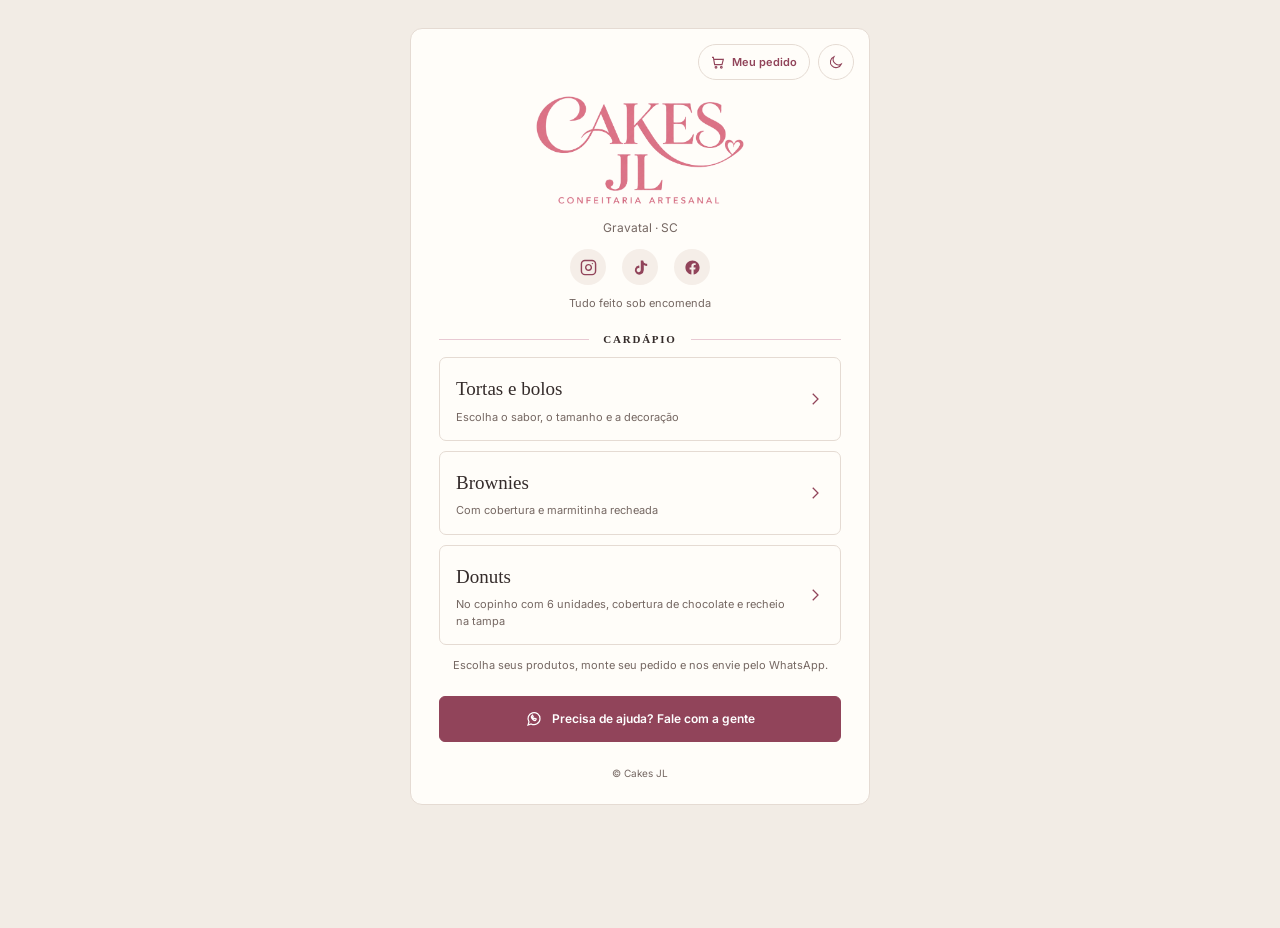
<file: index.html>
<!DOCTYPE html>
<html lang="pt-BR">
  <head>
    <meta charset="UTF-8">
    <meta name="viewport" content="width=device-width, initial-scale=1">
    <title>Doces sob encomenda em Gravatal | Cakes JL</title>
    <meta
      name="description"
      content="Tortas, bolos, brownies e donuts no copinho artesanais em Gravatal, SC. Conheça as opções e encomende pelo WhatsApp."
    >
    <meta name="theme-color" content="#f2ece5">
    <link rel="canonical" href="https://www.cakesjlconfeitaria.com.br/">
    <meta property="og:type" content="website">
    <meta property="og:locale" content="pt_BR">
    <meta property="og:site_name" content="Cakes JL">
    <meta property="og:title" content="Doces sob encomenda em Gravatal | Cakes JL">
    <meta
      property="og:description"
      content="Tortas, bolos, brownies e donuts no copinho artesanais em Gravatal, SC. Conheça as opções e encomende pelo WhatsApp."
    >
    <meta property="og:url" content="https://www.cakesjlconfeitaria.com.br/">
    <meta property="og:image" content="https://www.cakesjlconfeitaria.com.br/logo.png">
    <meta property="og:image:alt" content="Cakes JL Confeitaria Artesanal">
    <link rel="prefetch" href="tortas/index.html">
    <link rel="prefetch" href="brownies/index.html">
    <link rel="prefetch" href="donuts/index.html">
    <link rel="prefetch" href="pedido/index.html">
    <link rel="icon" href="assets/favicon.svg" type="image/svg+xml">
    <link rel="preconnect" href="https://fonts.googleapis.com">
    <link rel="preconnect" href="https://fonts.gstatic.com" crossorigin>
    <script src="assets/site.js?v=8"></script>
    <link rel="stylesheet" href="assets/site.css?v=38">
    <script src="assets/pedido.js?v=34" defer></script>
  </head>
  <body class="home">
    <a class="skip-link" href="#conteudo">Pular para o conteúdo</a>
    <div class="panel">
      <button
        class="theme-toggle"
        type="button"
        data-theme-toggle
        aria-label="Ativar tema escuro"
        aria-pressed="false"
      >
        <svg
          class="moon"
          viewBox="0 0 24 24"
          fill="none"
          stroke="currentColor"
          stroke-width="1.6"
          aria-hidden="true"
        >
          <path d="M20 15a8 8 0 0 1-11-11 8.5 8.5 0 1 0 11 11Z"/>
        </svg>
        <svg
          class="sun"
          viewBox="0 0 24 24"
          fill="none"
          stroke="currentColor"
          stroke-width="1.6"
          aria-hidden="true"
        >
          <circle cx="12" cy="12" r="4"/>
          <path d="M12 2v2m0 16v2M2 12h2m16 0h2M5 5l1.5 1.5m11 11L19 19M5 19l1.5-1.5m11-11L19 5"/>
        </svg>
      </button>
      <a class="cart-link" href="pedido/index.html" data-n="0">
        <svg
          viewBox="0 0 24 24"
          fill="none"
          stroke="currentColor"
          stroke-width="1.7"
          aria-hidden="true"
        >
          <path d="M3 5h2l2 11h11l2-8H6"/>
          <circle cx="9" cy="20" r="1.3"/>
          <circle cx="17" cy="20" r="1.3"/>
        </svg>
        <span>Meu pedido</span><span class="cart-link-n" data-pedido-contador>0</span>
      </a>
      <header class="identity">
        <a class="brand" href="index.html" aria-label="Cakes JL — início"><img src="logo.png" width="1422" height="791" alt="Cakes JL Confeitaria Artesanal">
        </a>
        <p class="location">Gravatal · SC</p>
        <nav class="social-links" aria-label="Redes sociais">
          <a
            href="https://www.instagram.com/cakesjlconfeitaria"
            target="_blank"
            rel="noopener noreferrer"
            aria-label="Instagram"
          >
            <svg
              width="22"
              height="22"
              viewBox="0 0 24 24"
              fill="none"
              stroke="currentColor"
              stroke-width="2"
              stroke-linecap="round"
              stroke-linejoin="round"
            >
              <rect x="2" y="2" width="20" height="20" rx="5" ry="5">
              </rect>
              <path d="M16 11.37A4 4 0 1 1 12.63 8 4 4 0 0 1 16 11.37z">
              </path>
              <line x1="17.5" y1="6.5" x2="17.51" y2="6.5">
              </line>
            </svg>
          </a>
          <a
            href="https://www.tiktok.com/@cakesjlconfeitaria"
            target="_blank"
            rel="noopener noreferrer"
            aria-label="TikTok"
          >
            <svg width="20" height="20" viewBox="0 0 24 24" fill="currentColor">
              <path
                d="M19.59 6.69a4.83 4.83 0 0 1-3.77-4.25V2h-3.45v13.67a2.89 2.89 0 0 1-5.2 1.74 2.89 2.89 0 0 1 2.31-4.64 2.93 2.93 0 0 1 .88.13V9.4a6.84 6.84 0 0 0-1-.05A6.33 6.33 0 0 0 5.8 20.1a6.34 6.34 0 0 0 10.86-4.43V8.51a8.16 8.16 0 0 0 4.77 1.52v-3.4a4.85 4.85 0 0 1-1.84-.04z"
              />
            </svg>
          </a>
          <a
            href="https://www.facebook.com/people/Cakes-JL-Confeitaria/61590743607528/"
            target="_blank"
            rel="noopener noreferrer"
            aria-label="Facebook"
          >
            <svg width="22" height="22" viewBox="0 0 24 24" fill="currentColor">
              <path
                d="M22 12c0-5.523-4.477-10-10-10S2 6.477 2 12c0 4.991 3.657 9.128 8.438 9.878v-6.987h-2.54V12h2.54V9.797c0-2.506 1.492-3.89 3.777-3.89 1.094 0 2.238.195 2.238.195v2.46h-1.26c-1.243 0-1.63.771-1.63 1.562V12h2.773l-.443 2.89h-2.33v6.988C18.343 21.128 22 16.991 22 12z"
              />
            </svg>
          </a>
        </nav>
        <p class="order-note">Tudo feito sob encomenda</p>
      </header>

      <main id="conteudo">
        <h1 class="sr-only">Cardápio Cakes JL</h1>
        <section class="catalog-box" aria-labelledby="cardapio-titulo">
          <h2 class="catalog-heading" id="cardapio-titulo">Cardápio</h2>
          <nav class="category-list" aria-label="Cardápio de produtos">
            <a class="catalog-row" href="tortas/index.html"><span><strong>Tortas e bolos</strong><small>Escolha o sabor, o tamanho e a decoração</small></span>
              <svg
                viewBox="0 0 24 24"
                fill="none"
                stroke="currentColor"
                stroke-width="1.7"
                aria-hidden="true"
              >
                <path d="m9 5 7 7-7 7"/>
              </svg>
            </a>
            <a class="catalog-row" href="brownies/index.html"><span><strong>Brownies</strong><small>Com cobertura e marmitinha recheada</small></span>
              <svg
                viewBox="0 0 24 24"
                fill="none"
                stroke="currentColor"
                stroke-width="1.7"
                aria-hidden="true"
              >
                <path d="m9 5 7 7-7 7"/>
              </svg>
            </a>
            <a class="catalog-row" href="donuts/index.html"><span><strong>Donuts</strong><small>No copinho com 6 unidades, cobertura de chocolate e recheio na tampa</small></span>
              <svg
                viewBox="0 0 24 24"
                fill="none"
                stroke="currentColor"
                stroke-width="1.7"
                aria-hidden="true"
              >
                <path d="m9 5 7 7-7 7"/>
              </svg>
            </a>
          </nav>
          <p class="catalog-foot">Escolha seus produtos, monte seu pedido e nos envie pelo WhatsApp.</p>
        </section>
        <a
          class="button home-contact"
          href="https://wa.me/5548999442988?text=Ol%C3%A1%21%20Estou%20no%20site%20da%20Cakes%20JL%20e%20fiquei%20com%20uma%20d%C3%BAvida%20antes%20de%20fazer%20meu%20pedido."
          target="_blank"
          rel="noopener noreferrer"
        >
          <svg
            viewBox="0 0 24 24"
            fill="none"
            stroke="currentColor"
            stroke-width="1.6"
            aria-hidden="true"
          >
            <path d="M20 11.6a8 8 0 0 1-11.8 7L4 20l1.3-4.2A8 8 0 1 1 20 11.6Z"/>
            <path d="M9 8c-2 1 2 7 5 6l1-2-2-1-1 1-2-2 1-1-1-2Z"/>
          </svg>Precisa de ajuda? Fale com a gente</a>
      </main>

      <footer class="site-footer">
        <p>© Cakes JL</p>
      </footer>
    </div>
  </body>
</html>
</file>
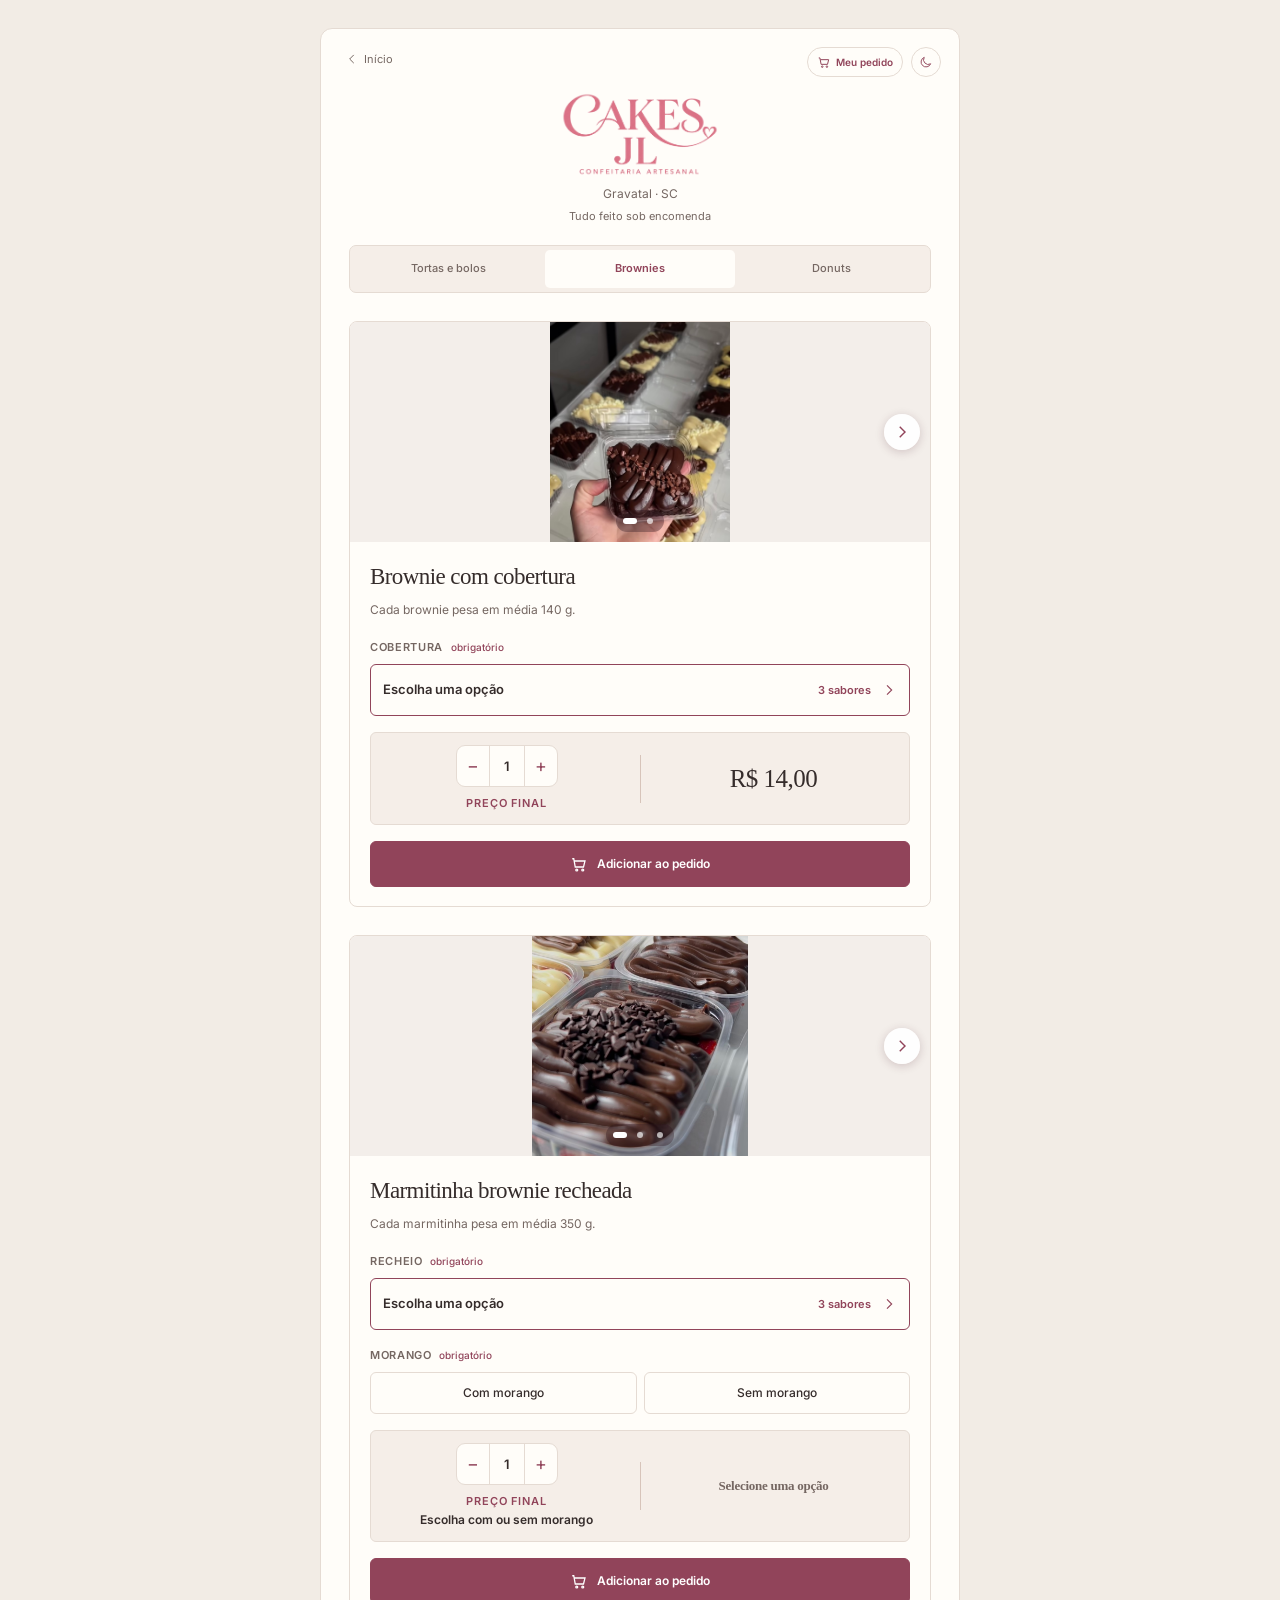
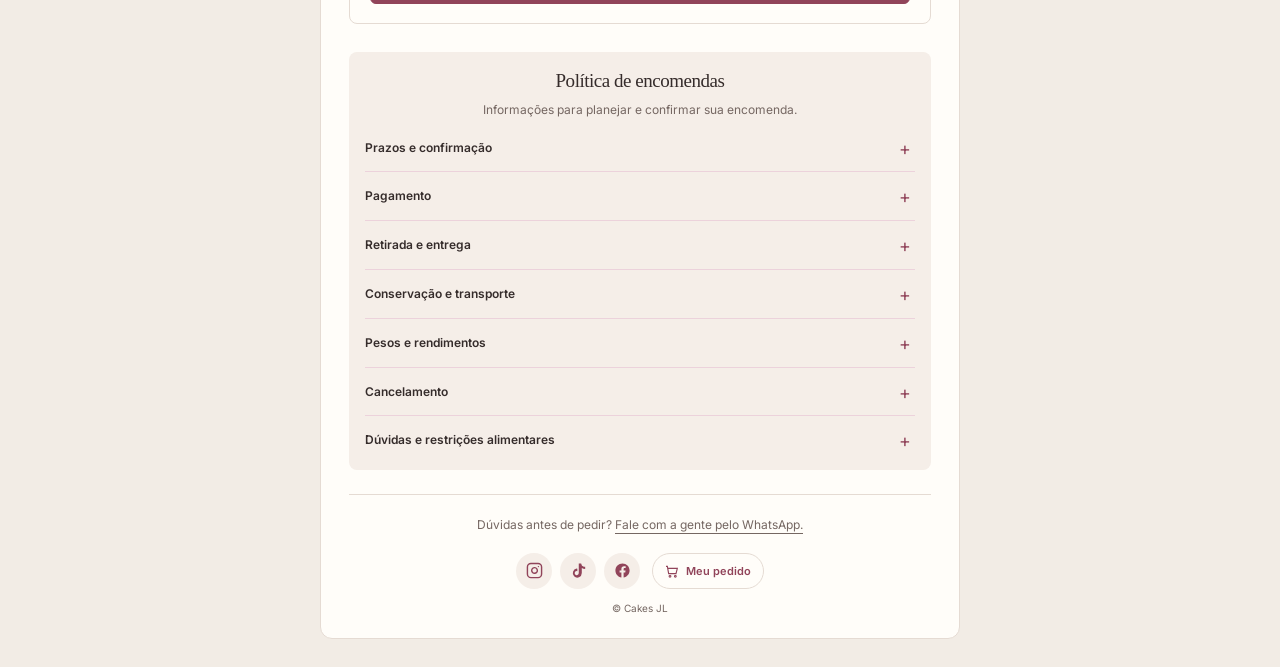
<file: brownies/index.html>
<!DOCTYPE html>
<html lang="pt-BR">
  <head>
    <meta charset="UTF-8">
    <meta name="viewport" content="width=device-width, initial-scale=1">
    <title>Brownies sob encomenda | Cakes JL</title>
    <meta
      name="description"
      content="Brownie com cobertura e marmitinha brownie recheada com ou sem morango. Cobertura ou recheio à escolha: chocolate 50% cacau, ninho ou Dois amores (chocolate + ninho), sob encomenda na Cakes JL, em Gravatal, SC."
    >
    <meta name="theme-color" content="#f2ece5">
    <link rel="canonical" href="https://www.cakesjlconfeitaria.com.br/brownies/">
    <meta property="og:type" content="website">
    <meta property="og:locale" content="pt_BR">
    <meta property="og:site_name" content="Cakes JL">
    <meta property="og:title" content="Brownies sob encomenda | Cakes JL">
    <meta
      property="og:description"
      content="Brownie com cobertura e marmitinha brownie recheada com ou sem morango. Cobertura ou recheio à escolha: chocolate 50% cacau, ninho ou Dois amores (chocolate + ninho), sob encomenda na Cakes JL, em Gravatal, SC."
    >
    <meta property="og:url" content="https://www.cakesjlconfeitaria.com.br/brownies/">
    <meta property="og:image" content="https://www.cakesjlconfeitaria.com.br/logo.png">
    <meta property="og:image:alt" content="Cakes JL Confeitaria Artesanal">
    <link rel="prefetch" href="../index.html">
    <link rel="prefetch" href="../tortas/index.html">
    <link rel="prefetch" href="../donuts/index.html">
    <link rel="prefetch" href="../pedido/index.html">
    <link rel="icon" href="../assets/favicon.svg" type="image/svg+xml">
    <link rel="preconnect" href="https://fonts.googleapis.com">
    <link rel="preconnect" href="https://fonts.gstatic.com" crossorigin>
    <script src="../assets/site.js?v=8"></script>
    <link rel="stylesheet" href="../assets/site.css?v=38">
    <script src="../assets/pedido.js?v=34" defer></script>
  </head>
  <body class="product-page">
    <a class="skip-link" href="#conteudo">Pular para o conteúdo</a>
    <div class="panel product-panel">
      <a class="back" href="../index.html">
        <svg
          viewBox="0 0 24 24"
          fill="none"
          stroke="currentColor"
          stroke-width="1.7"
          aria-hidden="true"
        >
          <path d="m15 5-7 7 7 7"/>
        </svg>Início</a>
      <button
        class="theme-toggle"
        type="button"
        data-theme-toggle
        aria-label="Ativar tema escuro"
        aria-pressed="false"
      >
        <svg
          class="moon"
          viewBox="0 0 24 24"
          fill="none"
          stroke="currentColor"
          stroke-width="1.6"
          aria-hidden="true"
        >
          <path d="M20 15a8 8 0 0 1-11-11 8.5 8.5 0 1 0 11 11Z"/>
        </svg>
        <svg
          class="sun"
          viewBox="0 0 24 24"
          fill="none"
          stroke="currentColor"
          stroke-width="1.6"
          aria-hidden="true"
        >
          <circle cx="12" cy="12" r="4"/>
          <path d="M12 2v2m0 16v2M2 12h2m16 0h2M5 5l1.5 1.5m11 11L19 19M5 19l1.5-1.5m11-11L19 5"/>
        </svg>
      </button>
      <a class="cart-link" href="../pedido/index.html" data-n="0">
        <svg
          viewBox="0 0 24 24"
          fill="none"
          stroke="currentColor"
          stroke-width="1.7"
          aria-hidden="true"
        >
          <path d="M3 5h2l2 11h11l2-8H6"/>
          <circle cx="9" cy="20" r="1.3"/>
          <circle cx="17" cy="20" r="1.3"/>
        </svg>
        <span>Meu pedido</span><span class="cart-link-n" data-pedido-contador>0</span>
      </a>
      <header class="identity">
        <a class="brand" href="../index.html" aria-label="Cakes JL — início"><img src="../logo.png" width="1422" height="791" alt="Cakes JL Confeitaria Artesanal">
        </a>
        <p class="location">Gravatal · SC</p>
        <p class="order-note">Tudo feito sob encomenda</p>
      </header>
      <nav class="category-nav" aria-label="Categorias">
        <a href="../tortas/index.html">Tortas e bolos</a>
        <a href="../brownies/index.html" aria-current="page">Brownies</a>
        <a href="../donuts/index.html">Donuts</a>
      </nav>

      <main id="conteudo">
        <h1 class="sr-only">Brownies</h1>
        <div class="product-list section">
          <article class="product-entry" aria-labelledby="brownie-cobertura-titulo">
            <div
              class="carousel"
              data-photos="Brownie com cobertura"
              data-hide-desc
              data-price="R$ 14,00 a unidade"
              role="group"
              aria-roledescription="carrossel"
              aria-label="Fotos de Brownie com cobertura"
            >
              <div class="carousel-track" data-carousel-track>
                <a class="slide" href="brownie-2.1.PNG"><img
                    src="brownie-2.1.PNG"
                    alt="Brownie com cobertura em uma embalagem transparente"
                    width="828"
                    height="1008"
                    loading="eager"
                    decoding="async"
                  >
                </a>
                <a class="slide" href="brownie-2.2.PNG"><img
                    src="brownie-2.2.PNG"
                    alt="Brownie com cobertura em duas cores"
                    width="828"
                    height="1003"
                    loading="lazy"
                    decoding="async"
                  >
                </a>
              </div>
            </div>
            <div class="product-body">
              <h2 id="brownie-cobertura-titulo">Brownie com cobertura</h2>
              <p>Cada brownie pesa em média 140 g.</p>
              <p class="consult-price nojs-only">R$ 14,00 a unidade</p>
              <form
                class="order-form"
                data-produto="brownie-cobertura"
                aria-label="Adicionar brownie com cobertura ao pedido"
              >
                <div
                  class="field flavor-field"
                  data-sabor-titulo="Cobertura do brownie"
                  data-sabor-subtitulo="Escolha a cobertura do seu brownie."
                  data-sabor-rotulo="Cobertura"
                >
                  <span class="field-label">Cobertura <em class="req">obrigatório</em></span>
                  <div class="choice-grid">
                    <label><input type="radio" name="sabor" value="Chocolate 50% cacau"><span>Chocolate<small>50% cacau</small></span>
                    </label>
                    <label><input type="radio" name="sabor" value="Ninho"><span>Ninho<small>leite Ninho</small></span>
                    </label>
                    <label><input type="radio" name="sabor" value="Dois amores (chocolate + ninho)"><span>Dois amores<small>chocolate + ninho</small></span>
                    </label>
                  </div>
                </div>
                <div class="price-panel js-only">
                  <div class="qty-row">
                    <div class="qty">
                      <button type="button" data-menos aria-label="Diminuir quantidade">−</button>
                      <input
                        type="number"
                        id="bc-qtd"
                        name="qtd"
                        value="1"
                        min="1"
                        max="99"
                        inputmode="numeric"
                        aria-label="Quantidade"
                      >
                      <button type="button" data-mais aria-label="Aumentar quantidade">+</button>
                    </div>
                  </div>
                  <div class="final-price" data-previa>
                    <span class="final-price-text"><span class="final-price-label">Preço final</span><small class="final-price-detail" data-previa-detalhe></small>
                    </span>
                    <strong class="final-price-value" data-previa-valor>
                    </strong>
                  </div>
                </div>
                <button class="button js-only" type="submit">
                  <svg
                    viewBox="0 0 24 24"
                    fill="none"
                    stroke="currentColor"
                    stroke-width="1.7"
                    aria-hidden="true"
                  >
                    <path d="M3 5h2l2 11h11l2-8H6"/>
                    <circle cx="9" cy="20" r="1.3"/>
                    <circle cx="17" cy="20" r="1.3"/>
                  </svg>Adicionar ao pedido</button>
              </form>
              <noscript><a
                  class="button "
                  href="https://wa.me/5548999442988?text=Ol%C3%A1%21%20Estou%20no%20site%20da%20Cakes%20JL%20e%20tenho%20interesse%20no%20brownie%20com%20cobertura.%20Pode%20me%20informar%20valor%2C%20op%C3%A7%C3%B5es%2C%20quantidade%20m%C3%ADnima%20e%20prazo%20para%20encomendar%3F"
                  target="_blank"
                  rel="noopener noreferrer"
                >
                  <svg
                    viewBox="0 0 24 24"
                    fill="none"
                    stroke="currentColor"
                    stroke-width="1.6"
                    aria-hidden="true"
                  >
                    <path d="M20 11.6a8 8 0 0 1-11.8 7L4 20l1.3-4.2A8 8 0 1 1 20 11.6Z"/>
                    <path d="M9 8c-2 1 2 7 5 6l1-2-2-1-1 1-2-2 1-1-1-2Z"/>
                  </svg>Encomendar pelo WhatsApp</a>
                <p class="nojs-note">Seu navegador está sem JavaScript. Para encomendar, fale com a gente pelo WhatsApp.</p>
              </noscript>
            </div>
          </article>
          <article class="product-entry" aria-labelledby="marmitinha-titulo">
            <div
              class="carousel"
              data-photos="Marmitinha brownie recheada"
              data-hide-desc
              data-price="Com morango: R$ 24,90 · Sem morango: R$ 21,90"
              role="group"
              aria-roledescription="carrossel"
              aria-label="Fotos de Marmitinha brownie recheada"
            >
              <div class="carousel-track" data-carousel-track>
                <a class="slide" href="brownie-3.1.PNG"><img
                    src="brownie-3.1.PNG"
                    alt="Marmitinha brownie recheada vista de perto"
                    width="828"
                    height="846"
                    loading="eager"
                    decoding="async"
                  >
                </a>
                <a class="slide" href="brownie-3.2.PNG"><img
                    src="brownie-3.2.PNG"
                    alt="Montagem da marmitinha brownie recheada"
                    width="828"
                    height="851"
                    loading="lazy"
                    decoding="async"
                  >
                </a>
                <a class="slide" href="brownie-3.3.PNG"><img
                    src="brownie-3.3.PNG"
                    alt="Marmitinha com brownie, recheio e cobertura"
                    width="827"
                    height="860"
                    loading="lazy"
                    decoding="async"
                  >
                </a>
              </div>
            </div>
            <div class="product-body">
              <h2 id="marmitinha-titulo">Marmitinha brownie recheada</h2>
              <p>Cada marmitinha pesa em média 350 g.</p>
              <p class="consult-price nojs-only">Com morango: R$ 24,90 · Sem morango: R$ 21,90</p>
              <form
                class="order-form"
                data-produto="marmitinha"
                aria-label="Adicionar marmitinha ao pedido"
              >
                <div
                  class="field flavor-field"
                  data-sabor-titulo="Recheio da marmitinha"
                  data-sabor-subtitulo="Escolha o recheio da sua marmitinha."
                  data-sabor-rotulo="Recheio"
                >
                  <span class="field-label">Recheio <em class="req">obrigatório</em></span>
                  <div class="choice-grid">
                    <label><input type="radio" name="sabor" value="Chocolate 50% cacau"><span>Chocolate<small>50% cacau</small></span>
                    </label>
                    <label><input type="radio" name="sabor" value="Ninho"><span>Ninho<small>leite Ninho</small></span>
                    </label>
                    <label><input type="radio" name="sabor" value="Dois amores (chocolate + ninho)"><span>Dois amores<small>chocolate + ninho</small></span>
                    </label>
                  </div>
                </div>
                <div class="field">
                  <span class="field-label">Morango <em class="req">obrigatório</em></span>
                  <div class="choice-grid two">
                    <label><input type="radio" name="morango" value="com"><span>Com morango</span>
                    </label>
                    <label><input type="radio" name="morango" value="sem"><span>Sem morango</span>
                    </label>
                  </div>
                </div>
                <div class="price-panel js-only">
                  <div class="qty-row">
                    <div class="qty">
                      <button type="button" data-menos aria-label="Diminuir quantidade">−</button>
                      <input
                        type="number"
                        id="mm-qtd"
                        name="qtd"
                        value="1"
                        min="1"
                        max="99"
                        inputmode="numeric"
                        aria-label="Quantidade"
                      >
                      <button type="button" data-mais aria-label="Aumentar quantidade">+</button>
                    </div>
                  </div>
                  <div class="final-price" data-previa>
                    <span class="final-price-text"><span class="final-price-label">Preço final</span><small class="final-price-detail" data-previa-detalhe></small>
                    </span>
                    <strong class="final-price-value" data-previa-valor>
                    </strong>
                  </div>
                </div>
                <button class="button js-only" type="submit">
                  <svg
                    viewBox="0 0 24 24"
                    fill="none"
                    stroke="currentColor"
                    stroke-width="1.7"
                    aria-hidden="true"
                  >
                    <path d="M3 5h2l2 11h11l2-8H6"/>
                    <circle cx="9" cy="20" r="1.3"/>
                    <circle cx="17" cy="20" r="1.3"/>
                  </svg>Adicionar ao pedido</button>
              </form>
              <noscript><a
                  class="button "
                  href="https://wa.me/5548999442988?text=Ol%C3%A1%21%20Estou%20no%20site%20da%20Cakes%20JL%20e%20tenho%20interesse%20na%20marmitinha%20brownie%20recheada.%20Pode%20me%20informar%20valor%2C%20op%C3%A7%C3%B5es%2C%20quantidade%20m%C3%ADnima%20e%20prazo%20para%20encomendar%3F"
                  target="_blank"
                  rel="noopener noreferrer"
                >
                  <svg
                    viewBox="0 0 24 24"
                    fill="none"
                    stroke="currentColor"
                    stroke-width="1.6"
                    aria-hidden="true"
                  >
                    <path d="M20 11.6a8 8 0 0 1-11.8 7L4 20l1.3-4.2A8 8 0 1 1 20 11.6Z"/>
                    <path d="M9 8c-2 1 2 7 5 6l1-2-2-1-1 1-2-2 1-1-1-2Z"/>
                  </svg>Encomendar pelo WhatsApp</a>
                <p class="nojs-note">Seu navegador está sem JavaScript. Para encomendar, fale com a gente pelo WhatsApp.</p>
              </noscript>
            </div>
          </article>
        </div>
        <section class="section how-card" id="como-pedir">
          <header class="section-heading">
            <h2>Política de encomendas</h2>
            <p>Informações para planejar e confirmar sua encomenda.</p>
          </header>
          <div class="info-grid">
            <details name="politica-encomendas">
              <summary>Prazos e confirmação</summary>
              <p><strong>Tortas, Matilda e Bentô Cake:</strong> pedimos pelo menos 48 horas de antecedência.</p>
              <p><strong>Brownies e donuts:</strong> pedimos pelo menos 24 horas de antecedência.</p>
              <p>Seu pedido é confirmado após combinarmos os detalhes e recebermos o sinal de 50% do valor total. O restante é pago na retirada ou na entrega.</p>
            </details>
            <details name="politica-encomendas">
              <summary>Pagamento</summary>
              <p><strong>Sinal de 50%:</strong> Para confirmar sua encomenda, o sinal deve ser pago por Pix ou cartão de crédito ou débito pelo link de pagamento que enviamos.</p>
              <p><strong>Restante na retirada ou na entrega:</strong> Você pode pagar os outros 50% por Pix, cartão pelo link de pagamento, cartão na maquininha ou dinheiro.</p>
            </details>
            <details name="politica-encomendas">
              <summary>Retirada e entrega</summary>
              <p>Você pode retirar sua encomenda no bairro Bela Vista 1, em Gravatal, em data e horário combinados. Se preferir, podemos combinar a entrega e o valor da taxa pelo WhatsApp.</p>
              <p>Nos pedidos com entrega, combinamos a taxa antes da confirmação. O sinal de 50% é calculado sobre o valor dos produtos e a taxa de entrega.</p>
            </details>
            <details name="politica-encomendas">
              <summary>Conservação e transporte</summary>
              <p>Nossos produtos são preparados artesanalmente e têm validade de até 6 dias a partir da retirada ou entrega, desde que mantidos sob refrigeração.</p>
              <p>Não nos responsabilizamos por danos causados pelo transporte ou manuseio inadequados pelo cliente após o recebimento da encomenda.</p>
            </details>
            <details name="politica-encomendas">
              <summary>Pesos e rendimentos</summary>
              <p>Os pesos e rendimentos informados são aproximados. As tortas são vendidas inteiras, por tamanho, e o rendimento pode variar conforme o tamanho das porções servidas.</p>
            </details>
            <details name="politica-encomendas">
              <summary>Cancelamento</summary>
              <p><strong>Tortas, Matilda e Bentô Cake:</strong> em caso de cancelamento com pelo menos 48 horas de antecedência da retirada ou entrega agendada, você pode escolher entre a devolução integral do valor pago ou a remarcação da encomenda. A remarcação depende da nossa disponibilidade.</p>
              <p>Para cancelamentos com menos de 48 horas de antecedência da retirada ou entrega agendada, o sinal de 50% não é devolvido.</p>
              <p><strong>Brownies e donuts:</strong> após a confirmação do pedido, o sinal não é devolvido em caso de cancelamento.</p>
              <p>Ao fazer seu pedido, você concorda com as condições de cancelamento descritas acima.</p>
            </details>
            <details name="politica-encomendas">
              <summary>Dúvidas e restrições alimentares</summary>
              <p>Antes de confirmar, fale com a gente sobre sabores, decoração ou alguma necessidade específica. Tem alguma restrição alimentar? Conte nas observações do pedido.</p>
            </details>
          </div>
        </section>
      </main>

      <footer class="site-footer footer-with-actions">
        <p class="footer-help">Dúvidas antes de pedir? <a
            href="https://wa.me/5548999442988?text=Ol%C3%A1%21%20Estou%20no%20site%20da%20Cakes%20JL%20e%20fiquei%20com%20uma%20d%C3%BAvida%20antes%20de%20fazer%20meu%20pedido."
            target="_blank"
            rel="noopener noreferrer"
          >Fale com a gente pelo WhatsApp.</a>
        </p>
        <div class="footer-actions">
          <nav class="social-links" aria-label="Redes sociais">
            <a
              href="https://www.instagram.com/cakesjlconfeitaria"
              target="_blank"
              rel="noopener noreferrer"
              aria-label="Instagram"
            >
              <svg
                width="22"
                height="22"
                viewBox="0 0 24 24"
                fill="none"
                stroke="currentColor"
                stroke-width="2"
                stroke-linecap="round"
                stroke-linejoin="round"
              >
                <rect x="2" y="2" width="20" height="20" rx="5" ry="5">
                </rect>
                <path d="M16 11.37A4 4 0 1 1 12.63 8 4 4 0 0 1 16 11.37z">
                </path>
                <line x1="17.5" y1="6.5" x2="17.51" y2="6.5">
                </line>
              </svg>
            </a>
            <a
              href="https://www.tiktok.com/@cakesjlconfeitaria"
              target="_blank"
              rel="noopener noreferrer"
              aria-label="TikTok"
            >
              <svg width="20" height="20" viewBox="0 0 24 24" fill="currentColor">
                <path
                  d="M19.59 6.69a4.83 4.83 0 0 1-3.77-4.25V2h-3.45v13.67a2.89 2.89 0 0 1-5.2 1.74 2.89 2.89 0 0 1 2.31-4.64 2.93 2.93 0 0 1 .88.13V9.4a6.84 6.84 0 0 0-1-.05A6.33 6.33 0 0 0 5.8 20.1a6.34 6.34 0 0 0 10.86-4.43V8.51a8.16 8.16 0 0 0 4.77 1.52v-3.4a4.85 4.85 0 0 1-1.84-.04z"
                />
              </svg>
            </a>
            <a
              href="https://www.facebook.com/people/Cakes-JL-Confeitaria/61590743607528/"
              target="_blank"
              rel="noopener noreferrer"
              aria-label="Facebook"
            >
              <svg width="22" height="22" viewBox="0 0 24 24" fill="currentColor">
                <path
                  d="M22 12c0-5.523-4.477-10-10-10S2 6.477 2 12c0 4.991 3.657 9.128 8.438 9.878v-6.987h-2.54V12h2.54V9.797c0-2.506 1.492-3.89 3.777-3.89 1.094 0 2.238.195 2.238.195v2.46h-1.26c-1.243 0-1.63.771-1.63 1.562V12h2.773l-.443 2.89h-2.33v6.988C18.343 21.128 22 16.991 22 12z"
                />
              </svg>
            </a>
          </nav>
          <a class="cart-link" href="../pedido/index.html" data-n="0">
            <svg
              viewBox="0 0 24 24"
              fill="none"
              stroke="currentColor"
              stroke-width="1.7"
              aria-hidden="true"
            >
              <path d="M3 5h2l2 11h11l2-8H6"/>
              <circle cx="9" cy="20" r="1.3"/>
              <circle cx="17" cy="20" r="1.3"/>
            </svg>
            <span>Meu pedido</span><span class="cart-link-n" data-pedido-contador>0</span>
          </a>
        </div>
        <p>© Cakes JL</p>
      </footer>
    </div>
  </body>
</html>
</file>
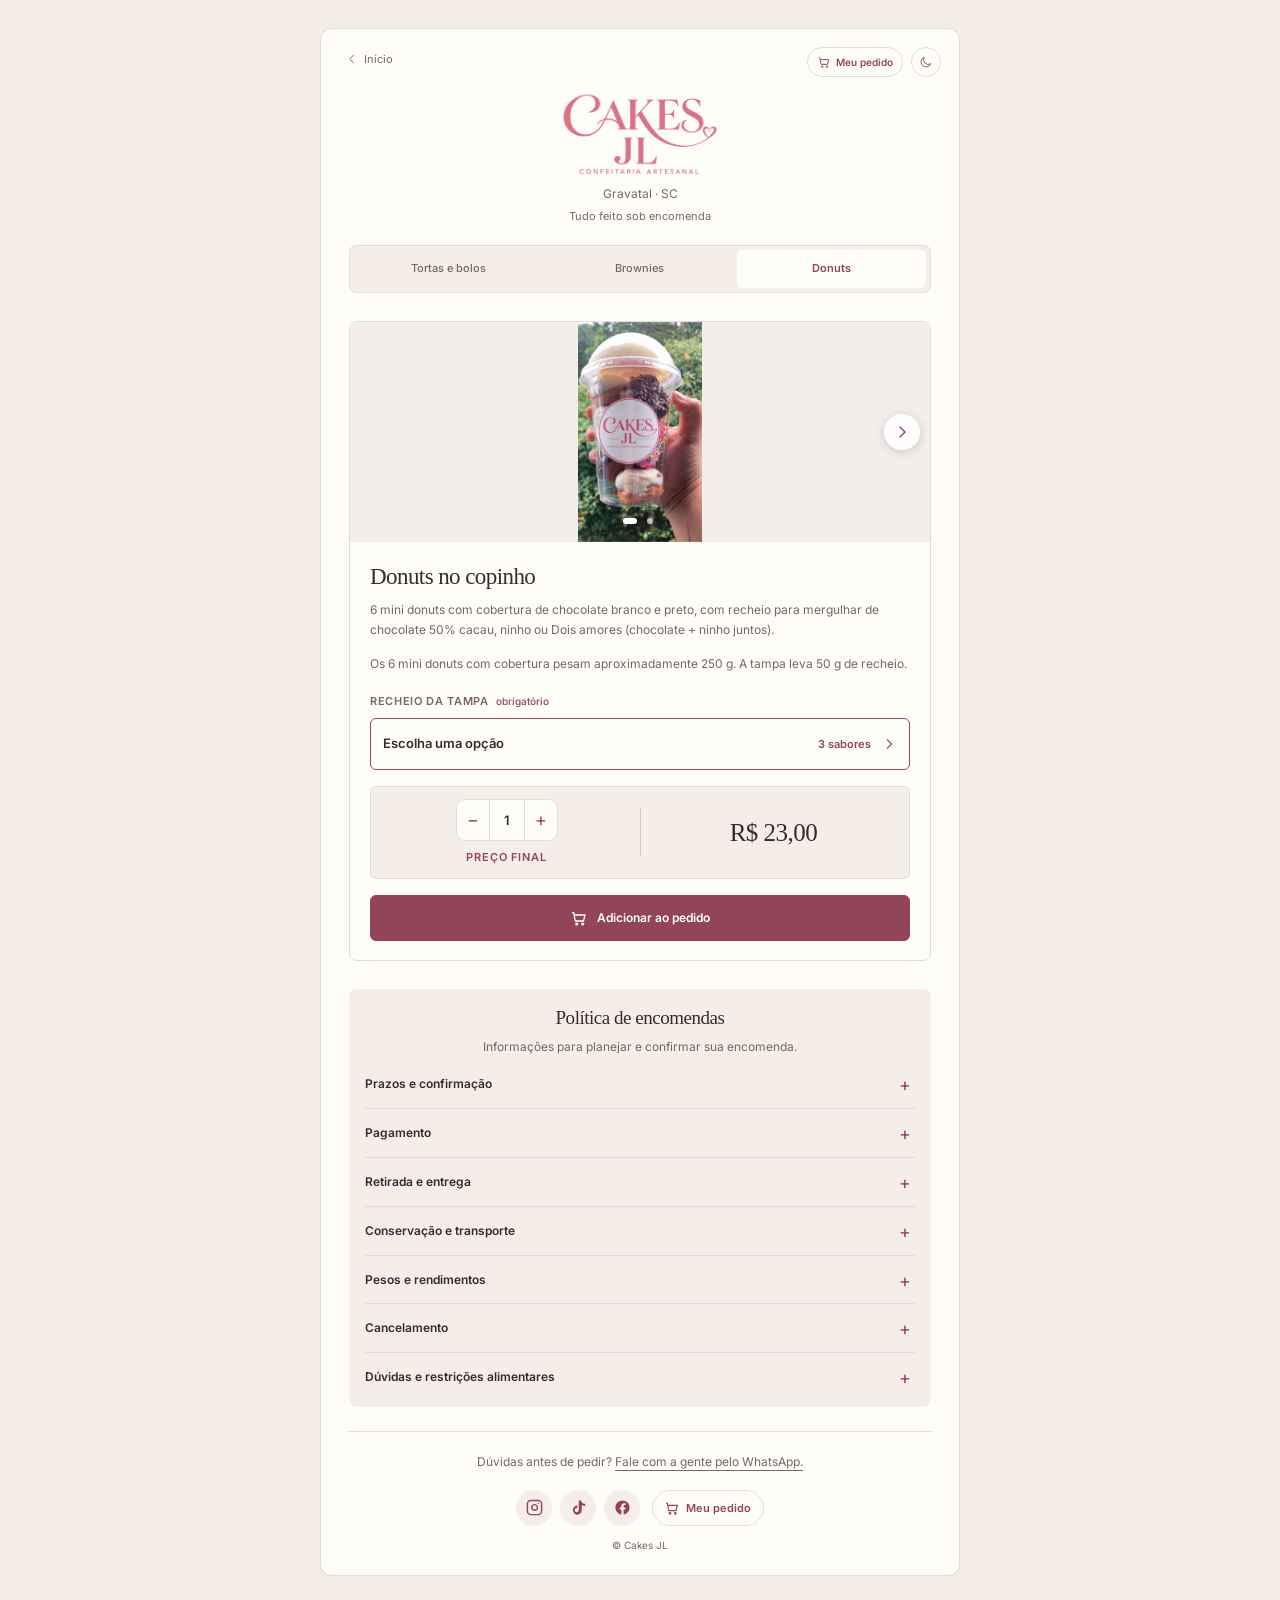
<file: donuts/index.html>
<!DOCTYPE html>
<html lang="pt-BR">
  <head>
    <meta charset="UTF-8">
    <meta name="viewport" content="width=device-width, initial-scale=1">
    <title>Donuts sob encomenda | Cakes JL</title>
    <meta
      name="description"
      content="6 mini donuts com cobertura de chocolate branco e preto, com recheio para mergulhar de chocolate 50% cacau, ninho ou Dois amores (chocolate + ninho juntos)."
    >
    <meta name="theme-color" content="#f2ece5">
    <link rel="canonical" href="https://www.cakesjlconfeitaria.com.br/donuts/">
    <meta property="og:type" content="website">
    <meta property="og:locale" content="pt_BR">
    <meta property="og:site_name" content="Cakes JL">
    <meta property="og:title" content="Donuts sob encomenda | Cakes JL">
    <meta
      property="og:description"
      content="6 mini donuts com cobertura de chocolate branco e preto, com recheio para mergulhar de chocolate 50% cacau, ninho ou Dois amores (chocolate + ninho juntos)."
    >
    <meta property="og:url" content="https://www.cakesjlconfeitaria.com.br/donuts/">
    <meta property="og:image" content="https://www.cakesjlconfeitaria.com.br/logo.png">
    <meta property="og:image:alt" content="Cakes JL Confeitaria Artesanal">
    <link rel="prefetch" href="../index.html">
    <link rel="prefetch" href="../tortas/index.html">
    <link rel="prefetch" href="../brownies/index.html">
    <link rel="prefetch" href="../pedido/index.html">
    <link rel="icon" href="../assets/favicon.svg" type="image/svg+xml">
    <link rel="preconnect" href="https://fonts.googleapis.com">
    <link rel="preconnect" href="https://fonts.gstatic.com" crossorigin>
    <script src="../assets/site.js?v=8"></script>
    <link rel="stylesheet" href="../assets/site.css?v=38">
    <script src="../assets/pedido.js?v=34" defer></script>
  </head>
  <body class="product-page">
    <a class="skip-link" href="#conteudo">Pular para o conteúdo</a>
    <div class="panel product-panel">
      <a class="back" href="../index.html">
        <svg
          viewBox="0 0 24 24"
          fill="none"
          stroke="currentColor"
          stroke-width="1.7"
          aria-hidden="true"
        >
          <path d="m15 5-7 7 7 7"/>
        </svg>Início</a>
      <button
        class="theme-toggle"
        type="button"
        data-theme-toggle
        aria-label="Ativar tema escuro"
        aria-pressed="false"
      >
        <svg
          class="moon"
          viewBox="0 0 24 24"
          fill="none"
          stroke="currentColor"
          stroke-width="1.6"
          aria-hidden="true"
        >
          <path d="M20 15a8 8 0 0 1-11-11 8.5 8.5 0 1 0 11 11Z"/>
        </svg>
        <svg
          class="sun"
          viewBox="0 0 24 24"
          fill="none"
          stroke="currentColor"
          stroke-width="1.6"
          aria-hidden="true"
        >
          <circle cx="12" cy="12" r="4"/>
          <path d="M12 2v2m0 16v2M2 12h2m16 0h2M5 5l1.5 1.5m11 11L19 19M5 19l1.5-1.5m11-11L19 5"/>
        </svg>
      </button>
      <a class="cart-link" href="../pedido/index.html" data-n="0">
        <svg
          viewBox="0 0 24 24"
          fill="none"
          stroke="currentColor"
          stroke-width="1.7"
          aria-hidden="true"
        >
          <path d="M3 5h2l2 11h11l2-8H6"/>
          <circle cx="9" cy="20" r="1.3"/>
          <circle cx="17" cy="20" r="1.3"/>
        </svg>
        <span>Meu pedido</span><span class="cart-link-n" data-pedido-contador>0</span>
      </a>
      <header class="identity">
        <a class="brand" href="../index.html" aria-label="Cakes JL — início"><img src="../logo.png" width="1422" height="791" alt="Cakes JL Confeitaria Artesanal">
        </a>
        <p class="location">Gravatal · SC</p>
        <p class="order-note">Tudo feito sob encomenda</p>
      </header>
      <nav class="category-nav" aria-label="Categorias">
        <a href="../tortas/index.html">Tortas e bolos</a>
        <a href="../brownies/index.html">Brownies</a>
        <a href="../donuts/index.html" aria-current="page">Donuts</a>
      </nav>

      <main id="conteudo">
        <h1 class="sr-only">Donuts</h1>
        <article class="product-entry section" aria-labelledby="mini-donuts-titulo">
          <div
            class="carousel"
            data-photos="Donuts no copinho"
            data-hide-desc
            data-price="R$ 23,00 o copinho com 6"
            role="group"
            aria-roledescription="carrossel"
            aria-label="Fotos de Donuts no copinho"
          >
            <div class="carousel-track" data-carousel-track>
              <a class="slide" href="donuts-1.1.png"><img
                  src="donuts-1.1.png"
                  alt="Donuts no copinho da Cakes JL com recheio na tampa"
                  width="1080"
                  height="1920"
                  loading="eager"
                  decoding="async"
                >
              </a>
              <a class="slide" href="donuts-1.2.png"><img
                  src="donuts-1.2.png"
                  alt="Donuts no copinho com a tampa preenchida de recheio"
                  width="1080"
                  height="1920"
                  loading="lazy"
                  decoding="async"
                >
              </a>
            </div>
          </div>
          <div class="product-body">
            <h2 id="mini-donuts-titulo">Donuts no copinho</h2>
            <p>6 mini donuts com cobertura de chocolate branco e preto, com recheio para mergulhar de chocolate 50% cacau, ninho ou Dois amores (chocolate + ninho juntos).</p>
            <p>Os 6 mini donuts com cobertura pesam aproximadamente 250 g. A tampa leva 50 g de recheio.</p>
            <p class="consult-price nojs-only">R$ 23,00 o copinho com 6</p>
            <form
              class="order-form"
              data-produto="donuts"
              aria-label="Adicionar donuts no copinho ao pedido"
            >
              <div
                class="field flavor-field"
                data-sabor-titulo="Recheio da tampa"
                data-sabor-subtitulo="Escolha o recheio para mergulhar seus donuts."
                data-sabor-rotulo="Recheio da tampa"
              >
                <span class="field-label">Recheio da tampa <em class="req">obrigatório</em></span>
                <div class="choice-grid">
                  <label><input type="radio" name="sabor" value="Chocolate 50% cacau"><span>Chocolate<small>50% cacau</small></span>
                  </label>
                  <label><input type="radio" name="sabor" value="Ninho"><span>Ninho<small>leite Ninho</small></span>
                  </label>
                  <label><input type="radio" name="sabor" value="Dois amores (chocolate + ninho)"><span>Dois amores<small>chocolate + ninho</small></span>
                  </label>
                </div>
              </div>
              <div class="price-panel js-only">
                <div class="qty-row">
                  <div class="qty">
                    <button type="button" data-menos aria-label="Diminuir quantidade">−</button>
                    <input
                      type="number"
                      id="dn-qtd"
                      name="qtd"
                      value="1"
                      min="1"
                      max="99"
                      inputmode="numeric"
                      aria-label="Quantidade"
                    >
                    <button type="button" data-mais aria-label="Aumentar quantidade">+</button>
                  </div>
                </div>
                <div class="final-price" data-previa>
                  <span class="final-price-text"><span class="final-price-label">Preço final</span><small class="final-price-detail" data-previa-detalhe></small>
                  </span>
                  <strong class="final-price-value" data-previa-valor>
                  </strong>
                </div>
              </div>
              <button class="button js-only" type="submit">
                <svg
                  viewBox="0 0 24 24"
                  fill="none"
                  stroke="currentColor"
                  stroke-width="1.7"
                  aria-hidden="true"
                >
                  <path d="M3 5h2l2 11h11l2-8H6"/>
                  <circle cx="9" cy="20" r="1.3"/>
                  <circle cx="17" cy="20" r="1.3"/>
                </svg>Adicionar ao pedido</button>
            </form>
            <noscript><a
                class="button "
                href="https://wa.me/5548999442988?text=Ol%C3%A1%21%20Estou%20no%20site%20da%20Cakes%20JL%20e%20tenho%20interesse%20nos%20donuts%20no%20copinho.%20Pode%20me%20informar%20valor%2C%20op%C3%A7%C3%B5es%2C%20quantidade%20m%C3%ADnima%20e%20prazo%20para%20encomendar%3F"
                target="_blank"
                rel="noopener noreferrer"
              >
                <svg
                  viewBox="0 0 24 24"
                  fill="none"
                  stroke="currentColor"
                  stroke-width="1.6"
                  aria-hidden="true"
                >
                  <path d="M20 11.6a8 8 0 0 1-11.8 7L4 20l1.3-4.2A8 8 0 1 1 20 11.6Z"/>
                  <path d="M9 8c-2 1 2 7 5 6l1-2-2-1-1 1-2-2 1-1-1-2Z"/>
                </svg>Encomendar pelo WhatsApp</a>
              <p class="nojs-note">Seu navegador está sem JavaScript. Para encomendar, fale com a gente pelo WhatsApp.</p>
            </noscript>
          </div>
        </article>
        <section class="section how-card" id="como-pedir">
          <header class="section-heading">
            <h2>Política de encomendas</h2>
            <p>Informações para planejar e confirmar sua encomenda.</p>
          </header>
          <div class="info-grid">
            <details name="politica-encomendas">
              <summary>Prazos e confirmação</summary>
              <p><strong>Tortas, Matilda e Bentô Cake:</strong> pedimos pelo menos 48 horas de antecedência.</p>
              <p><strong>Brownies e donuts:</strong> pedimos pelo menos 24 horas de antecedência.</p>
              <p>Seu pedido é confirmado após combinarmos os detalhes e recebermos o sinal de 50% do valor total. O restante é pago na retirada ou na entrega.</p>
            </details>
            <details name="politica-encomendas">
              <summary>Pagamento</summary>
              <p><strong>Sinal de 50%:</strong> Para confirmar sua encomenda, o sinal deve ser pago por Pix ou cartão de crédito ou débito pelo link de pagamento que enviamos.</p>
              <p><strong>Restante na retirada ou na entrega:</strong> Você pode pagar os outros 50% por Pix, cartão pelo link de pagamento, cartão na maquininha ou dinheiro.</p>
            </details>
            <details name="politica-encomendas">
              <summary>Retirada e entrega</summary>
              <p>Você pode retirar sua encomenda no bairro Bela Vista 1, em Gravatal, em data e horário combinados. Se preferir, podemos combinar a entrega e o valor da taxa pelo WhatsApp.</p>
              <p>Nos pedidos com entrega, combinamos a taxa antes da confirmação. O sinal de 50% é calculado sobre o valor dos produtos e a taxa de entrega.</p>
            </details>
            <details name="politica-encomendas">
              <summary>Conservação e transporte</summary>
              <p>Nossos produtos são preparados artesanalmente e têm validade de até 6 dias a partir da retirada ou entrega, desde que mantidos sob refrigeração.</p>
              <p>Não nos responsabilizamos por danos causados pelo transporte ou manuseio inadequados pelo cliente após o recebimento da encomenda.</p>
            </details>
            <details name="politica-encomendas">
              <summary>Pesos e rendimentos</summary>
              <p>Os pesos e rendimentos informados são aproximados. As tortas são vendidas inteiras, por tamanho, e o rendimento pode variar conforme o tamanho das porções servidas.</p>
            </details>
            <details name="politica-encomendas">
              <summary>Cancelamento</summary>
              <p><strong>Tortas, Matilda e Bentô Cake:</strong> em caso de cancelamento com pelo menos 48 horas de antecedência da retirada ou entrega agendada, você pode escolher entre a devolução integral do valor pago ou a remarcação da encomenda. A remarcação depende da nossa disponibilidade.</p>
              <p>Para cancelamentos com menos de 48 horas de antecedência da retirada ou entrega agendada, o sinal de 50% não é devolvido.</p>
              <p><strong>Brownies e donuts:</strong> após a confirmação do pedido, o sinal não é devolvido em caso de cancelamento.</p>
              <p>Ao fazer seu pedido, você concorda com as condições de cancelamento descritas acima.</p>
            </details>
            <details name="politica-encomendas">
              <summary>Dúvidas e restrições alimentares</summary>
              <p>Antes de confirmar, fale com a gente sobre sabores, decoração ou alguma necessidade específica. Tem alguma restrição alimentar? Conte nas observações do pedido.</p>
            </details>
          </div>
        </section>
      </main>

      <footer class="site-footer footer-with-actions">
        <p class="footer-help">Dúvidas antes de pedir? <a
            href="https://wa.me/5548999442988?text=Ol%C3%A1%21%20Estou%20no%20site%20da%20Cakes%20JL%20e%20fiquei%20com%20uma%20d%C3%BAvida%20antes%20de%20fazer%20meu%20pedido."
            target="_blank"
            rel="noopener noreferrer"
          >Fale com a gente pelo WhatsApp.</a>
        </p>
        <div class="footer-actions">
          <nav class="social-links" aria-label="Redes sociais">
            <a
              href="https://www.instagram.com/cakesjlconfeitaria"
              target="_blank"
              rel="noopener noreferrer"
              aria-label="Instagram"
            >
              <svg
                width="22"
                height="22"
                viewBox="0 0 24 24"
                fill="none"
                stroke="currentColor"
                stroke-width="2"
                stroke-linecap="round"
                stroke-linejoin="round"
              >
                <rect x="2" y="2" width="20" height="20" rx="5" ry="5">
                </rect>
                <path d="M16 11.37A4 4 0 1 1 12.63 8 4 4 0 0 1 16 11.37z">
                </path>
                <line x1="17.5" y1="6.5" x2="17.51" y2="6.5">
                </line>
              </svg>
            </a>
            <a
              href="https://www.tiktok.com/@cakesjlconfeitaria"
              target="_blank"
              rel="noopener noreferrer"
              aria-label="TikTok"
            >
              <svg width="20" height="20" viewBox="0 0 24 24" fill="currentColor">
                <path
                  d="M19.59 6.69a4.83 4.83 0 0 1-3.77-4.25V2h-3.45v13.67a2.89 2.89 0 0 1-5.2 1.74 2.89 2.89 0 0 1 2.31-4.64 2.93 2.93 0 0 1 .88.13V9.4a6.84 6.84 0 0 0-1-.05A6.33 6.33 0 0 0 5.8 20.1a6.34 6.34 0 0 0 10.86-4.43V8.51a8.16 8.16 0 0 0 4.77 1.52v-3.4a4.85 4.85 0 0 1-1.84-.04z"
                />
              </svg>
            </a>
            <a
              href="https://www.facebook.com/people/Cakes-JL-Confeitaria/61590743607528/"
              target="_blank"
              rel="noopener noreferrer"
              aria-label="Facebook"
            >
              <svg width="22" height="22" viewBox="0 0 24 24" fill="currentColor">
                <path
                  d="M22 12c0-5.523-4.477-10-10-10S2 6.477 2 12c0 4.991 3.657 9.128 8.438 9.878v-6.987h-2.54V12h2.54V9.797c0-2.506 1.492-3.89 3.777-3.89 1.094 0 2.238.195 2.238.195v2.46h-1.26c-1.243 0-1.63.771-1.63 1.562V12h2.773l-.443 2.89h-2.33v6.988C18.343 21.128 22 16.991 22 12z"
                />
              </svg>
            </a>
          </nav>
          <a class="cart-link" href="../pedido/index.html" data-n="0">
            <svg
              viewBox="0 0 24 24"
              fill="none"
              stroke="currentColor"
              stroke-width="1.7"
              aria-hidden="true"
            >
              <path d="M3 5h2l2 11h11l2-8H6"/>
              <circle cx="9" cy="20" r="1.3"/>
              <circle cx="17" cy="20" r="1.3"/>
            </svg>
            <span>Meu pedido</span><span class="cart-link-n" data-pedido-contador>0</span>
          </a>
        </div>
        <p>© Cakes JL</p>
      </footer>
    </div>
  </body>
</html>
</file>
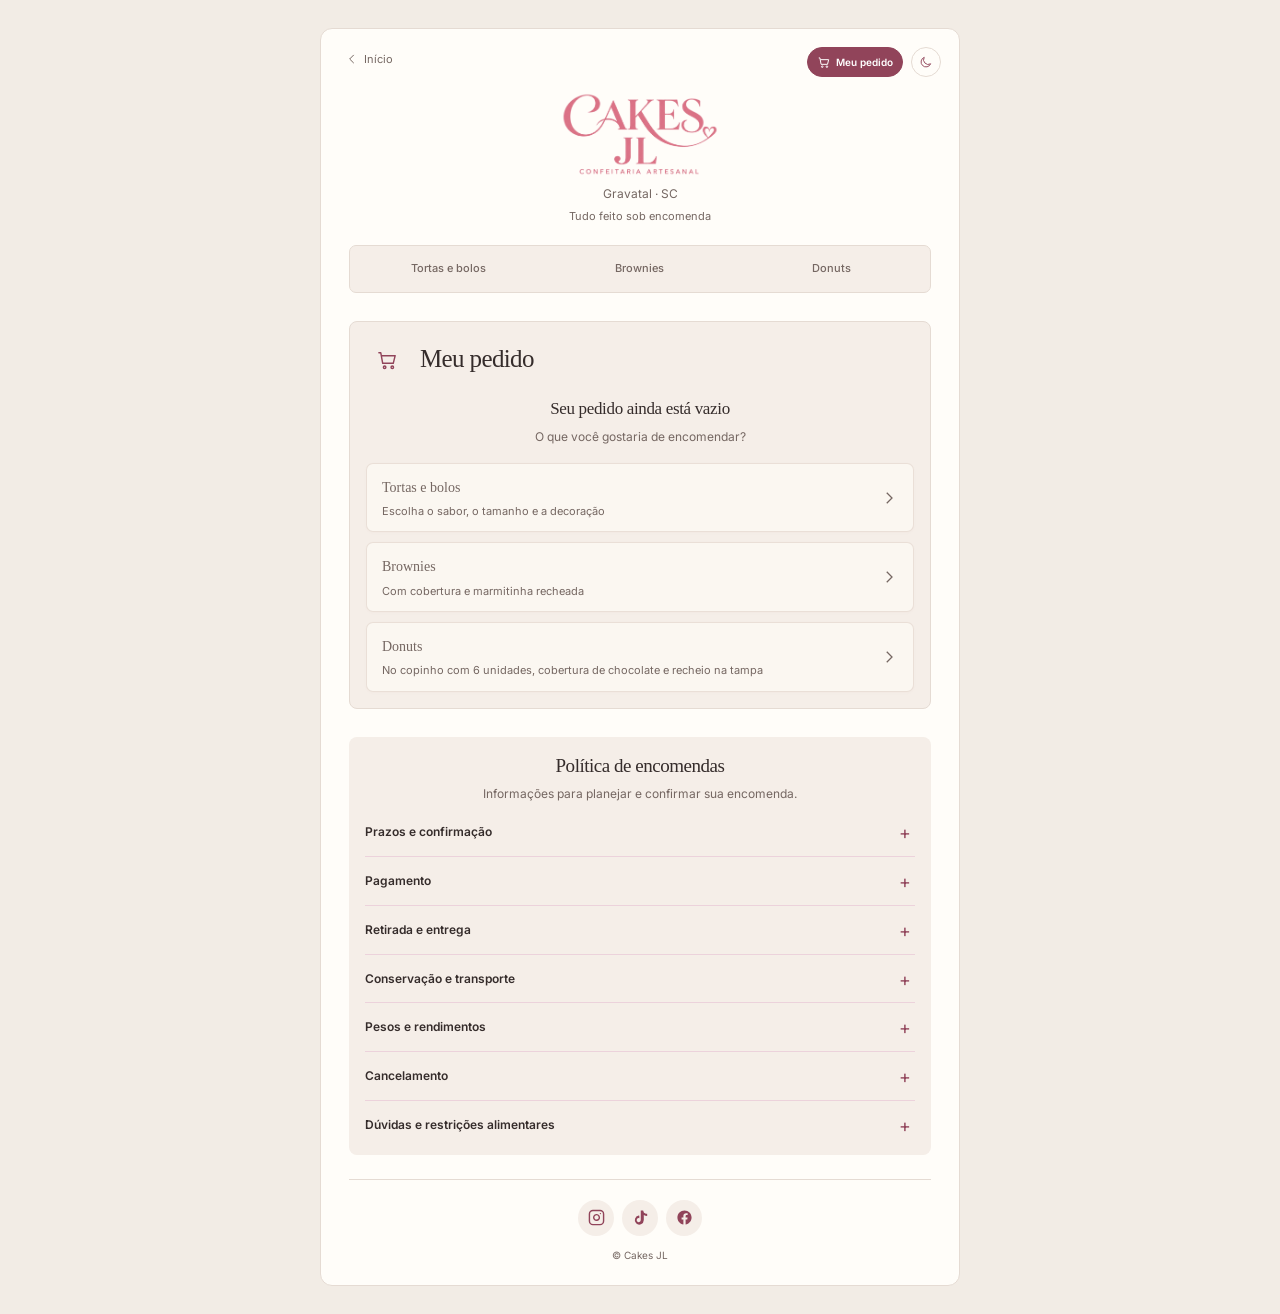
<file: pedido/index.html>
<!DOCTYPE html>
<html lang="pt-BR">
  <head>
    <meta charset="UTF-8">
    <meta name="viewport" content="width=device-width, initial-scale=1">
    <title>Meu pedido | Cakes JL</title>
    <meta
      name="description"
      content="Revise seu pedido e envie tudo de uma vez pelo WhatsApp da Cakes JL, em Gravatal, SC."
    >
    <meta name="theme-color" content="#f2ece5">
    <link rel="canonical" href="https://www.cakesjlconfeitaria.com.br/pedido/">
    <meta property="og:type" content="website">
    <meta property="og:locale" content="pt_BR">
    <meta property="og:site_name" content="Cakes JL">
    <meta property="og:title" content="Meu pedido | Cakes JL">
    <meta
      property="og:description"
      content="Revise seu pedido e envie tudo de uma vez pelo WhatsApp da Cakes JL."
    >
    <meta name="robots" content="noindex">
    <meta property="og:url" content="https://www.cakesjlconfeitaria.com.br/pedido/">
    <meta property="og:image" content="https://www.cakesjlconfeitaria.com.br/logo.png">
    <meta property="og:image:alt" content="Cakes JL Confeitaria Artesanal">
    <link rel="prefetch" href="../index.html">
    <link rel="prefetch" href="../tortas/index.html">
    <link rel="prefetch" href="../brownies/index.html">
    <link rel="prefetch" href="../donuts/index.html">
    <link rel="icon" href="../assets/favicon.svg" type="image/svg+xml">
    <link rel="preconnect" href="https://fonts.googleapis.com">
    <link rel="preconnect" href="https://fonts.gstatic.com" crossorigin>
    <script src="../assets/site.js?v=8"></script>
    <link rel="stylesheet" href="../assets/site.css?v=38">
    <script src="../assets/pedido.js?v=34" defer></script>
  </head>
  <body class="product-page pedido-page">
    <a class="skip-link" href="#conteudo">Pular para o conteúdo</a>
    <div class="panel product-panel">
      <a class="back" href="../index.html">
        <svg
          viewBox="0 0 24 24"
          fill="none"
          stroke="currentColor"
          stroke-width="1.7"
          aria-hidden="true"
        >
          <path d="m15 5-7 7 7 7"/>
        </svg>Início</a>
      <button
        class="theme-toggle"
        type="button"
        data-theme-toggle
        aria-label="Ativar tema escuro"
        aria-pressed="false"
      >
        <svg
          class="moon"
          viewBox="0 0 24 24"
          fill="none"
          stroke="currentColor"
          stroke-width="1.6"
          aria-hidden="true"
        >
          <path d="M20 15a8 8 0 0 1-11-11 8.5 8.5 0 1 0 11 11Z"/>
        </svg>
        <svg
          class="sun"
          viewBox="0 0 24 24"
          fill="none"
          stroke="currentColor"
          stroke-width="1.6"
          aria-hidden="true"
        >
          <circle cx="12" cy="12" r="4"/>
          <path d="M12 2v2m0 16v2M2 12h2m16 0h2M5 5l1.5 1.5m11 11L19 19M5 19l1.5-1.5m11-11L19 5"/>
        </svg>
      </button>
      <a class="cart-link" href="../pedido/index.html" data-n="0" aria-current="page">
        <svg
          viewBox="0 0 24 24"
          fill="none"
          stroke="currentColor"
          stroke-width="1.7"
          aria-hidden="true"
        >
          <path d="M3 5h2l2 11h11l2-8H6"/>
          <circle cx="9" cy="20" r="1.3"/>
          <circle cx="17" cy="20" r="1.3"/>
        </svg>
        <span>Meu pedido</span><span class="cart-link-n" data-pedido-contador>0</span>
      </a>
      <header class="identity">
        <a class="brand" href="../index.html" aria-label="Cakes JL — início"><img src="../logo.png" width="1422" height="791" alt="Cakes JL Confeitaria Artesanal">
        </a>
        <p class="location">Gravatal · SC</p>
        <p class="order-note">Tudo feito sob encomenda</p>
      </header>
      <nav class="category-nav" aria-label="Categorias">
        <a href="../tortas/index.html">Tortas e bolos</a>
        <a href="../brownies/index.html">Brownies</a>
        <a href="../donuts/index.html">Donuts</a>
      </nav>

      <main id="conteudo">
        <section class="cart-box order-card" aria-labelledby="pedido-titulo">
          <header class="order-heading">
            <div class="title-row">
              <span class="title-icon">
                <svg
                  viewBox="0 0 24 24"
                  fill="none"
                  stroke="currentColor"
                  stroke-width="1.5"
                  stroke-linecap="round"
                  stroke-linejoin="round"
                  aria-hidden="true"
                >
                  <path d="M3 5h2l2 11h11l2-8H6"/>
                  <circle cx="9" cy="20" r="1.3"/>
                  <circle cx="17" cy="20" r="1.3"/>
                </svg>
              </span>
              <h1 id="pedido-titulo">Meu pedido</h1>
            </div>
          </header>
          <div data-carrinho>
            <div class="empty-state" data-vazio>
              <h2>Seu pedido ainda está vazio</h2>
              <p>O que você gostaria de encomendar?</p>
              <nav class="category-list" aria-label="Cardápio de produtos">
                <a class="catalog-row" href="../tortas/index.html"><span><strong>Tortas e bolos</strong><small>Escolha o sabor, o tamanho e a decoração</small></span>
                  <svg
                    viewBox="0 0 24 24"
                    fill="none"
                    stroke="currentColor"
                    stroke-width="1.7"
                    aria-hidden="true"
                  >
                    <path d="m9 5 7 7-7 7"/>
                  </svg>
                </a>
                <a class="catalog-row" href="../brownies/index.html"><span><strong>Brownies</strong><small>Com cobertura e marmitinha recheada</small></span>
                  <svg
                    viewBox="0 0 24 24"
                    fill="none"
                    stroke="currentColor"
                    stroke-width="1.7"
                    aria-hidden="true"
                  >
                    <path d="m9 5 7 7-7 7"/>
                  </svg>
                </a>
                <a class="catalog-row" href="../donuts/index.html"><span><strong>Donuts</strong><small>No copinho com 6 unidades, cobertura de chocolate e recheio na tampa</small></span>
                  <svg
                    viewBox="0 0 24 24"
                    fill="none"
                    stroke="currentColor"
                    stroke-width="1.7"
                    aria-hidden="true"
                  >
                    <path d="m9 5 7 7-7 7"/>
                  </svg>
                </a>
              </nav>
            </div>
            <ul class="cart-list" data-lista aria-label="Itens do pedido">
            </ul>
            <div class="summary" data-resumo hidden aria-live="polite">
              <p class="order-deadline" data-prazo aria-live="polite"></p>
              <div data-subtotal-produtos>
                <span data-total-produtos-rotulo>Total dos produtos</span>
                <strong data-total>R$ 0,00</strong>
              </div>
              <div data-resumo-combinar hidden>
                <span>Produtos com valor a combinar</span>
                <strong data-quantidade-combinar></strong>
              </div>
              <div data-resumo-entrega hidden>
                <span>Taxa de entrega</span>
                <strong>Valor a combinar</strong>
              </div>
              <div data-total-final hidden>
                <span data-total-final-rotulo>Total do pedido</span>
                <strong>A confirmar</strong>
              </div>
              <div>
                <span>Sinal de 50% para confirmar</span>
                <strong data-sinal>A definir</strong>
              </div>
              <p class="hint" data-recebimento-aviso>Escolha retirada ou entrega para ver como confirmar o pedido.</p>
              <p class="hint" data-combinar hidden>Os produtos com valor a combinar serão acertados e finalizados pelo WhatsApp. O sinal de 50% será calculado sobre o valor final do pedido.</p>
              <button type="button" class="limpar" data-limpar>Esvaziar pedido</button>
            </div>
          </div>
          <section class="thanks" data-obrigado hidden aria-live="polite">
            <h2 tabindex="-1">Seu pedido está pronto, <span data-obrigado-nome></span>!</h2>
            <p data-obrigado-texto>Confira e envie a mensagem no WhatsApp. Seu pedido é confirmado após combinarmos os detalhes e recebermos o sinal.</p>
            <a
              class="button"
              data-reenviar
              href="https://wa.me/5548999442988"
              target="_blank"
              rel="noopener noreferrer"
            >
              <svg
                viewBox="0 0 24 24"
                fill="none"
                stroke="currentColor"
                stroke-width="1.6"
                aria-hidden="true"
              >
                <path d="M20 11.6a8 8 0 0 1-11.8 7L4 20l1.3-4.2A8 8 0 1 1 20 11.6Z"/>
                <path d="M9 8c-2 1 2 7 5 6l1-2-2-1-1 1-2-2 1-1-1-2Z"/>
              </svg>Abrir pedido no WhatsApp</a>
            <div class="pix-box" data-pix data-pix-obrigado hidden>
              <div class="pix-head">
                <span class="pix-label">Pix para o sinal</span>
                <span class="pix-sinal">Sinal de 50%: <strong data-pix-sinal>R$ 0,00</strong>
                </span>
              </div>
              <div class="pix-key-row">
                <code class="pix-key">cakesjlconfeitaria@gmail.com</code>
                <button
                  type="button"
                  class="pix-copy"
                  data-copiar="cakesjlconfeitaria@gmail.com"
                  aria-label="Copiar chave Pix"
                >
                  <svg
                    viewBox="0 0 24 24"
                    fill="none"
                    stroke="currentColor"
                    stroke-width="1.7"
                    aria-hidden="true"
                  >
                    <rect x="9" y="9" width="11" height="11" rx="2"/>
                    <path d="M5 15V5a1 1 0 0 1 1-1h10"/>
                  </svg>
                  <span data-copiar-texto>Copiar</span>
                </button>
              </div>
              <p class="pix-meta">Chave do tipo e-mail · Larissa Alexandre de Souza · Banco C6 S.A.</p>
            </div>
            <div class="thanks-actions">
              <button type="button" class="link-button" data-editar>Voltar e editar o pedido</button>
              <button type="button" class="link-button" data-novo>Começar um novo pedido</button>
            </div>
          </section>
        </section>
        <form class="checkout" data-checkout hidden novalidate>
          <label class="field"><span>Seu nome <em class="req">obrigatório</em></span><input
              type="text"
              name="nome"
              required
              maxlength="80"
              autocomplete="name"
              placeholder="Como podemos te chamar?"
              aria-describedby="erro-nome"
            ><small class="field-error" id="erro-nome" data-erro="nome" hidden></small>
          </label>
          <div class="field">
            <span id="recebimento-rotulo">Como você prefere receber? <em class="req">obrigatório</em></span>
            <div class="choice-grid two" role="radiogroup" aria-labelledby="recebimento-rotulo" aria-required="true">
              <label><input type="radio" name="recebimento" value="retirada" required aria-describedby="erro-recebimento recebimento-dica"><span>Retirada<small>Bela Vista 1, em Gravatal</small></span>
              </label>
              <label><input type="radio" name="recebimento" value="entrega" required aria-describedby="erro-recebimento recebimento-dica"><span>Entrega<small>Taxa a combinar pelo WhatsApp</small></span>
              </label>
            </div>
            <small class="field-error" id="erro-recebimento" data-erro="recebimento" hidden></small>
            <p class="hint pay-note" id="recebimento-dica" data-recebimento-dica>Escolha uma opção para continuar.</p>
          </div>
          <div class="two-cols">
            <label class="field"><span><span data-rotulo-data>Data desejada</span> <em class="req">obrigatório</em></span><input type="date" name="data" required aria-describedby="erro-data aviso-retirada"><small class="field-error" id="erro-data" data-erro="data" hidden></small>
            </label>
            <label class="field"><span><span data-rotulo-hora>Horário desejado</span> <em class="req">obrigatório</em></span><input type="time" name="hora" required aria-describedby="erro-hora aviso-retirada"><small class="field-error" id="erro-hora" data-erro="hora" hidden></small>
            </label>
          </div>
          <div class="aviso aviso-retirada" id="aviso-retirada" data-aviso-data role="alert" hidden>
            <strong data-aviso-titulo></strong>
            <p data-aviso-texto></p>
          </div>
          <div class="field">
            <span id="pagamento-rotulo">Pagamento do sinal (50%) <em class="req">obrigatório</em></span>
            <div class="choice-grid two" role="radiogroup" aria-labelledby="pagamento-rotulo" aria-required="true">
              <label><input type="radio" name="pagamento" value="Pix" required aria-describedby="erro-pagamento"><span>Pix</span>
              </label>
              <label><input type="radio" name="pagamento" value="Cartão (link de pagamento)" required aria-describedby="erro-pagamento"><span>Cartão<small>link de pagamento</small></span>
              </label>
            </div>
            <small class="field-error" id="erro-pagamento" data-erro="pagamento" hidden></small>
            <p class="hint pay-note" data-pagamento-pendente hidden>Confirmamos pelo WhatsApp os valores pendentes, o total do pedido e o sinal de 50% antes do pagamento.</p>
            <div class="pix-box" data-pix hidden>
              <div class="pix-head">
                <span class="pix-label">Pix para o sinal</span>
                <span class="pix-sinal">Sinal de 50%: <strong data-pix-sinal>R$ 0,00</strong>
                </span>
              </div>
              <div class="pix-key-row">
                <code class="pix-key">cakesjlconfeitaria@gmail.com</code>
                <button
                  type="button"
                  class="pix-copy"
                  data-copiar="cakesjlconfeitaria@gmail.com"
                  aria-label="Copiar chave Pix"
                >
                  <svg
                    viewBox="0 0 24 24"
                    fill="none"
                    stroke="currentColor"
                    stroke-width="1.7"
                    aria-hidden="true"
                  >
                    <rect x="9" y="9" width="11" height="11" rx="2"/>
                    <path d="M5 15V5a1 1 0 0 1 1-1h10"/>
                  </svg>
                  <span data-copiar-texto>Copiar</span>
                </button>
              </div>
              <p class="pix-meta">Chave do tipo e-mail · Larissa Alexandre de Souza · Banco C6 S.A.</p>
              <p class="pix-note">Envie a mensagem e aguarde combinarmos os detalhes antes de pagar. Seu pedido é confirmado após recebermos o sinal.</p>
            </div>
            <p class="pay-note" data-cartao-nota hidden>Enviamos o link de pagamento pelo WhatsApp.</p>
            <p class="pay-note" data-pagamento-restante><strong>Restante na retirada ou na entrega:</strong> Você pode pagar os outros 50% por Pix, cartão pelo link de pagamento, cartão na maquininha ou dinheiro.</p>
          </div>
          <div class="optional-group" role="group" aria-label="Observações e restrições alimentares, opcional">
            <div class="optional-heading"><strong>Se quiser, conte mais</strong><span>opcional</span></div>
            <label class="field"><span>Observações e restrições alimentares</span><textarea
                name="obs"
                maxlength="300"
                placeholder="Alergias, preferências ou outros detalhes que precisamos saber"
              ></textarea>
            </label>
          </div>
          <button class="button" type="submit">
            <svg
              viewBox="0 0 24 24"
              fill="none"
              stroke="currentColor"
              stroke-width="1.6"
              aria-hidden="true"
            >
              <path d="M20 11.6a8 8 0 0 1-11.8 7L4 20l1.3-4.2A8 8 0 1 1 20 11.6Z"/>
              <path d="M9 8c-2 1 2 7 5 6l1-2-2-1-1 1-2-2 1-1-1-2Z"/>
            </svg>Enviar seu pedido no WhatsApp</button>
          <p class="hint prazo">O botão abre uma mensagem pronta. Confira e toque em enviar no WhatsApp.</p>
          <details class="message-preview" hidden>
            <summary>Ver a mensagem que será enviada</summary>
            <pre data-previa-mensagem>
            </pre>
          </details>
        </form>
        <section class="section how-card" id="como-pedir">
          <header class="section-heading">
            <h2>Política de encomendas</h2>
            <p>Informações para planejar e confirmar sua encomenda.</p>
          </header>
          <div class="info-grid">
            <details name="politica-encomendas">
              <summary>Prazos e confirmação</summary>
              <p><strong>Tortas, Matilda e Bentô Cake:</strong> pedimos pelo menos 48 horas de antecedência.</p>
              <p><strong>Brownies e donuts:</strong> pedimos pelo menos 24 horas de antecedência.</p>
              <p>Seu pedido é confirmado após combinarmos os detalhes e recebermos o sinal de 50% do valor total. O restante é pago na retirada ou na entrega.</p>
            </details>
            <details name="politica-encomendas">
              <summary>Pagamento</summary>
              <p><strong>Sinal de 50%:</strong> Para confirmar sua encomenda, o sinal deve ser pago por Pix ou cartão de crédito ou débito pelo link de pagamento que enviamos.</p>
              <p><strong>Restante na retirada ou na entrega:</strong> Você pode pagar os outros 50% por Pix, cartão pelo link de pagamento, cartão na maquininha ou dinheiro.</p>
            </details>
            <details name="politica-encomendas">
              <summary>Retirada e entrega</summary>
              <p>Você pode retirar sua encomenda no bairro Bela Vista 1, em Gravatal, em data e horário combinados. Se preferir, podemos combinar a entrega e o valor da taxa pelo WhatsApp.</p>
              <p>Nos pedidos com entrega, combinamos a taxa antes da confirmação. O sinal de 50% é calculado sobre o valor dos produtos e a taxa de entrega.</p>
            </details>
            <details name="politica-encomendas">
              <summary>Conservação e transporte</summary>
              <p>Nossos produtos são preparados artesanalmente e têm validade de até 6 dias a partir da retirada ou entrega, desde que mantidos sob refrigeração.</p>
              <p>Não nos responsabilizamos por danos causados pelo transporte ou manuseio inadequados pelo cliente após o recebimento da encomenda.</p>
            </details>
            <details name="politica-encomendas">
              <summary>Pesos e rendimentos</summary>
              <p>Os pesos e rendimentos informados são aproximados. As tortas são vendidas inteiras, por tamanho, e o rendimento pode variar conforme o tamanho das porções servidas.</p>
            </details>
            <details name="politica-encomendas">
              <summary>Cancelamento</summary>
              <p><strong>Tortas, Matilda e Bentô Cake:</strong> em caso de cancelamento com pelo menos 48 horas de antecedência da retirada ou entrega agendada, você pode escolher entre a devolução integral do valor pago ou a remarcação da encomenda. A remarcação depende da nossa disponibilidade.</p>
              <p>Para cancelamentos com menos de 48 horas de antecedência da retirada ou entrega agendada, o sinal de 50% não é devolvido.</p>
              <p><strong>Brownies e donuts:</strong> após a confirmação do pedido, o sinal não é devolvido em caso de cancelamento.</p>
              <p>Ao fazer seu pedido, você concorda com as condições de cancelamento descritas acima.</p>
            </details>
            <details name="politica-encomendas">
              <summary>Dúvidas e restrições alimentares</summary>
              <p>Antes de confirmar, fale com a gente sobre sabores, decoração ou alguma necessidade específica. Tem alguma restrição alimentar? Conte nas observações do pedido.</p>
            </details>
          </div>
        </section>
        <noscript>
          <p class="nojs-note">Para montar o pedido pelo site, o navegador precisa de JavaScript. Sem ele, fale com a gente pelo WhatsApp: <a href="https://wa.me/5548999442988" target="_blank" rel="noopener noreferrer">(48) 99944-2988</a>.</p>
        </noscript>
      </main>

      <footer class="site-footer footer-with-actions">
        <div class="footer-actions">
          <nav class="social-links" aria-label="Redes sociais">
            <a
              href="https://www.instagram.com/cakesjlconfeitaria"
              target="_blank"
              rel="noopener noreferrer"
              aria-label="Instagram"
            >
              <svg
                width="22"
                height="22"
                viewBox="0 0 24 24"
                fill="none"
                stroke="currentColor"
                stroke-width="2"
                stroke-linecap="round"
                stroke-linejoin="round"
              >
                <rect x="2" y="2" width="20" height="20" rx="5" ry="5">
                </rect>
                <path d="M16 11.37A4 4 0 1 1 12.63 8 4 4 0 0 1 16 11.37z">
                </path>
                <line x1="17.5" y1="6.5" x2="17.51" y2="6.5">
                </line>
              </svg>
            </a>
            <a
              href="https://www.tiktok.com/@cakesjlconfeitaria"
              target="_blank"
              rel="noopener noreferrer"
              aria-label="TikTok"
            >
              <svg width="20" height="20" viewBox="0 0 24 24" fill="currentColor">
                <path
                  d="M19.59 6.69a4.83 4.83 0 0 1-3.77-4.25V2h-3.45v13.67a2.89 2.89 0 0 1-5.2 1.74 2.89 2.89 0 0 1 2.31-4.64 2.93 2.93 0 0 1 .88.13V9.4a6.84 6.84 0 0 0-1-.05A6.33 6.33 0 0 0 5.8 20.1a6.34 6.34 0 0 0 10.86-4.43V8.51a8.16 8.16 0 0 0 4.77 1.52v-3.4a4.85 4.85 0 0 1-1.84-.04z"
                />
              </svg>
            </a>
            <a
              href="https://www.facebook.com/people/Cakes-JL-Confeitaria/61590743607528/"
              target="_blank"
              rel="noopener noreferrer"
              aria-label="Facebook"
            >
              <svg width="22" height="22" viewBox="0 0 24 24" fill="currentColor">
                <path
                  d="M22 12c0-5.523-4.477-10-10-10S2 6.477 2 12c0 4.991 3.657 9.128 8.438 9.878v-6.987h-2.54V12h2.54V9.797c0-2.506 1.492-3.89 3.777-3.89 1.094 0 2.238.195 2.238.195v2.46h-1.26c-1.243 0-1.63.771-1.63 1.562V12h2.773l-.443 2.89h-2.33v6.988C18.343 21.128 22 16.991 22 12z"
                />
              </svg>
            </a>
          </nav>
        </div>
        <p>© Cakes JL</p>
      </footer>
    </div>
  </body>
</html>
</file>
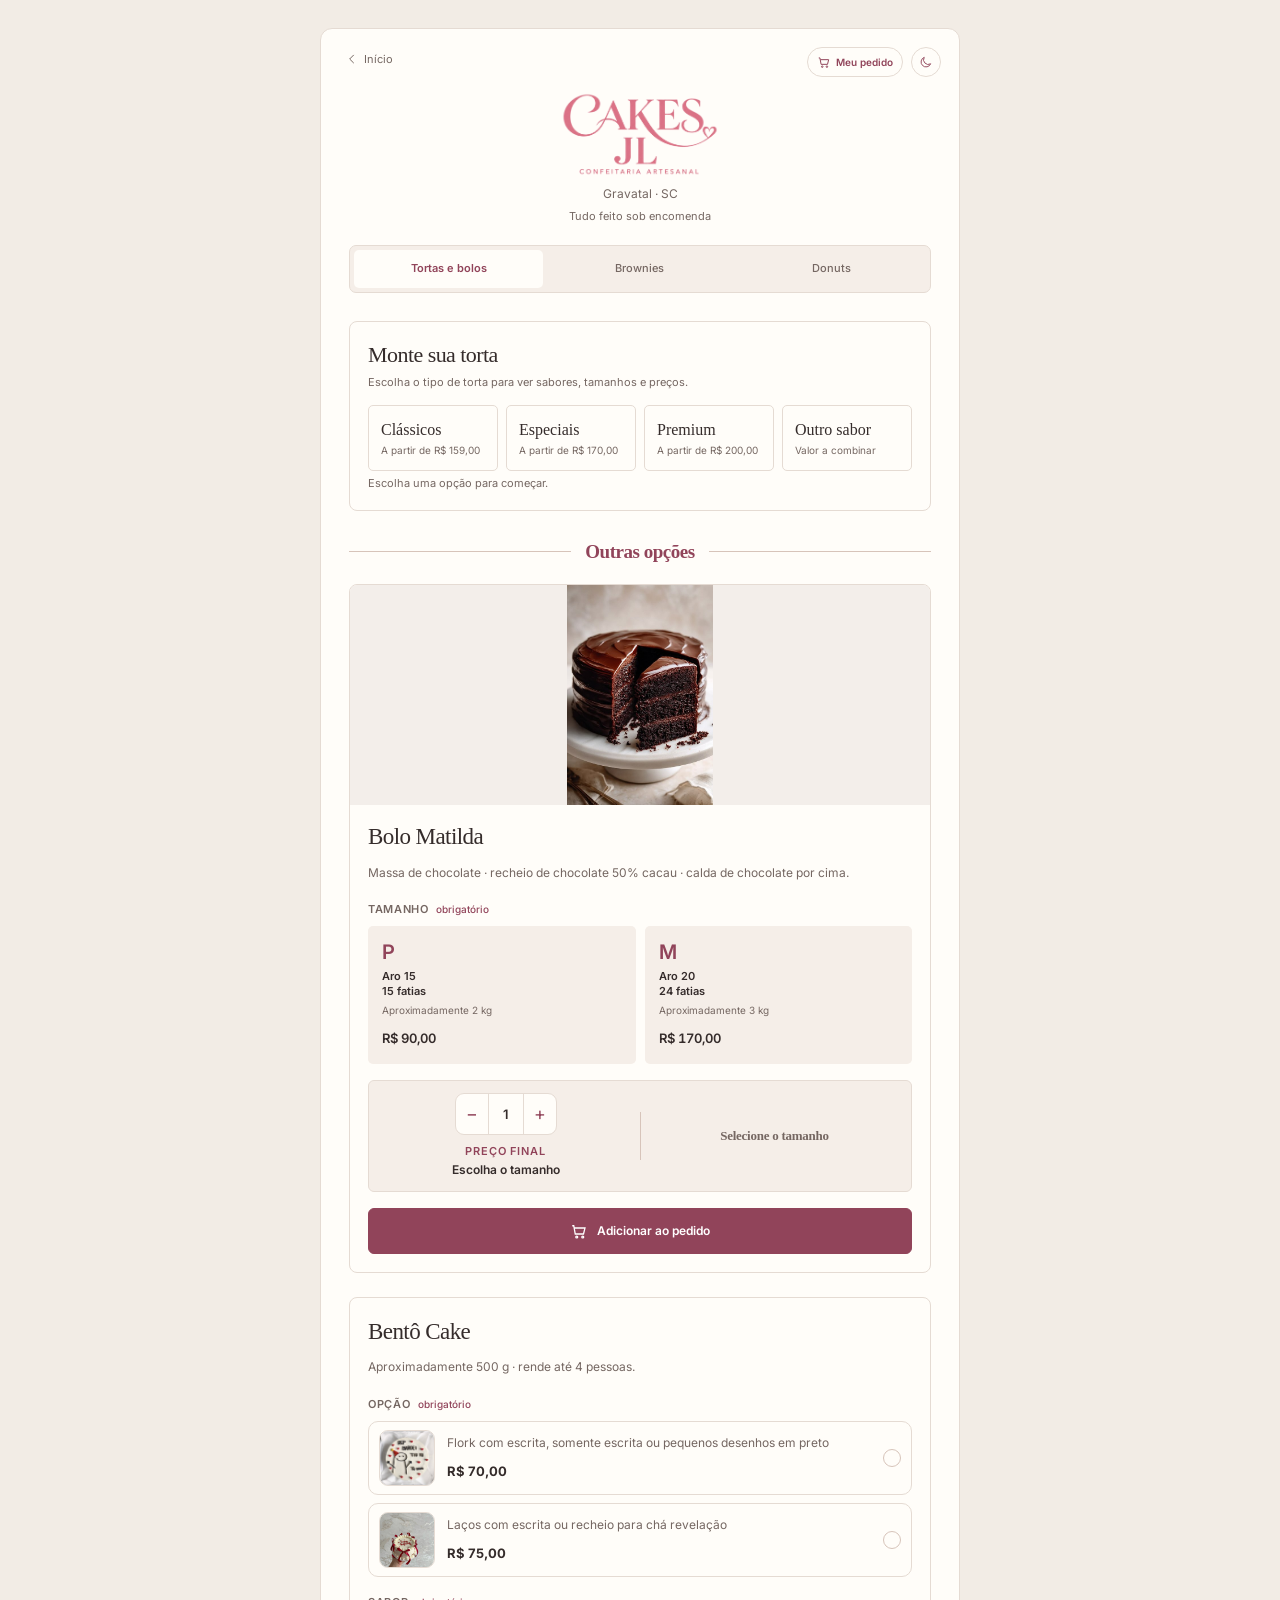
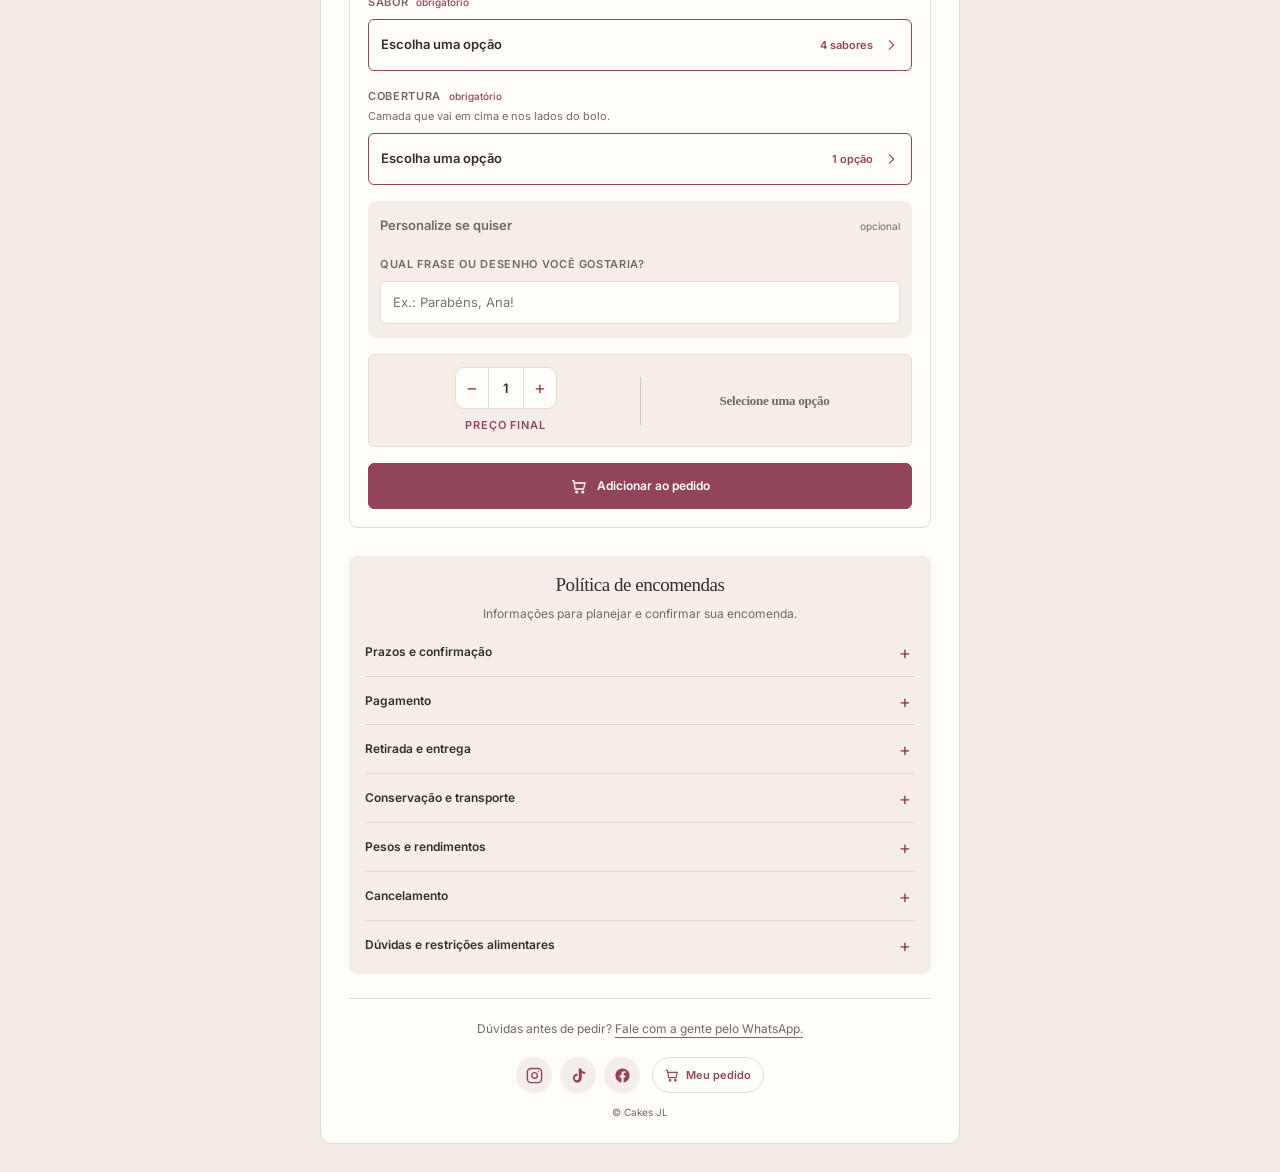
<file: tortas/index.html>
<!DOCTYPE html>
<html lang="pt-BR">
  <head>
    <meta charset="UTF-8">
    <meta name="viewport" content="width=device-width, initial-scale=1">
    <title>Tortas e bolos sob encomenda | Cakes JL</title>
    <meta
      name="description"
      content="Sabores, tamanhos, preços, Matilda, Bentô Cake e decorações da Cakes JL. Tortas e bolos artesanais sob encomenda em Gravatal, SC."
    >
    <meta name="theme-color" content="#f2ece5">
    <link rel="canonical" href="https://www.cakesjlconfeitaria.com.br/tortas/">
    <meta property="og:type" content="website">
    <meta property="og:locale" content="pt_BR">
    <meta property="og:site_name" content="Cakes JL">
    <meta property="og:title" content="Tortas e bolos sob encomenda | Cakes JL">
    <meta
      property="og:description"
      content="Sabores, tamanhos, preços, Matilda, Bentô Cake e decorações da Cakes JL. Tortas e bolos artesanais sob encomenda em Gravatal, SC."
    >
    <meta property="og:url" content="https://www.cakesjlconfeitaria.com.br/tortas/">
    <meta property="og:image" content="https://www.cakesjlconfeitaria.com.br/logo.png">
    <meta property="og:image:alt" content="Cakes JL Confeitaria Artesanal">
    <link rel="prefetch" href="../index.html">
    <link rel="prefetch" href="../brownies/index.html">
    <link rel="prefetch" href="../donuts/index.html">
    <link rel="prefetch" href="../pedido/index.html">
    <link rel="icon" href="../assets/favicon.svg" type="image/svg+xml">
    <link rel="preconnect" href="https://fonts.googleapis.com">
    <link rel="preconnect" href="https://fonts.gstatic.com" crossorigin>
    <script src="../assets/site.js?v=8"></script>
    <link rel="stylesheet" href="../assets/site.css?v=38">
    <script src="../assets/pedido.js?v=34" defer></script>
  </head>
  <body class="product-page">
    <a class="skip-link" href="#conteudo">Pular para o conteúdo</a>
    <div class="panel product-panel">
      <a class="back" href="../index.html">
        <svg
          viewBox="0 0 24 24"
          fill="none"
          stroke="currentColor"
          stroke-width="1.7"
          aria-hidden="true"
        >
          <path d="m15 5-7 7 7 7"/>
        </svg>Início</a>
      <button
        class="theme-toggle"
        type="button"
        data-theme-toggle
        aria-label="Ativar tema escuro"
        aria-pressed="false"
      >
        <svg
          class="moon"
          viewBox="0 0 24 24"
          fill="none"
          stroke="currentColor"
          stroke-width="1.6"
          aria-hidden="true"
        >
          <path d="M20 15a8 8 0 0 1-11-11 8.5 8.5 0 1 0 11 11Z"/>
        </svg>
        <svg
          class="sun"
          viewBox="0 0 24 24"
          fill="none"
          stroke="currentColor"
          stroke-width="1.6"
          aria-hidden="true"
        >
          <circle cx="12" cy="12" r="4"/>
          <path d="M12 2v2m0 16v2M2 12h2m16 0h2M5 5l1.5 1.5m11 11L19 19M5 19l1.5-1.5m11-11L19 5"/>
        </svg>
      </button>
      <a class="cart-link" href="../pedido/index.html" data-n="0">
        <svg
          viewBox="0 0 24 24"
          fill="none"
          stroke="currentColor"
          stroke-width="1.7"
          aria-hidden="true"
        >
          <path d="M3 5h2l2 11h11l2-8H6"/>
          <circle cx="9" cy="20" r="1.3"/>
          <circle cx="17" cy="20" r="1.3"/>
        </svg>
        <span>Meu pedido</span><span class="cart-link-n" data-pedido-contador>0</span>
      </a>
      <header class="identity">
        <a class="brand" href="../index.html" aria-label="Cakes JL — início"><img src="../logo.png" width="1422" height="791" alt="Cakes JL Confeitaria Artesanal">
        </a>
        <p class="location">Gravatal · SC</p>
        <p class="order-note">Tudo feito sob encomenda</p>
      </header>
      <nav class="category-nav" aria-label="Categorias">
        <a href="../tortas/index.html" aria-current="page">Tortas e bolos</a>
        <a href="../brownies/index.html">Brownies</a>
        <a href="../donuts/index.html">Donuts</a>
      </nav>

      <main id="conteudo">
        <h1 class="sr-only">Tortas e bolos</h1>
        <section class="section" id="tortas">
          <h2 class="sr-only">Tortas</h2>
          <div class="torta-builder" data-torta-builder>
            <div class="torta-builder-start js-only">
              <h2>Monte sua torta</h2>
              <p>Escolha o tipo de torta para ver sabores, tamanhos e preços.</p>
              <div class="torta-line-options" role="group" aria-label="Tipo de torta">
                <button type="button" class="torta-line-option" data-torta-target="torta-classicos" aria-controls="torta-classicos" aria-pressed="false"><strong>Clássicos</strong><small>A partir de R$ 159,00</small></button>
                <button type="button" class="torta-line-option" data-torta-target="torta-especiais" aria-controls="torta-especiais" aria-pressed="false"><strong>Especiais</strong><small>A partir de R$ 170,00</small></button>
                <button type="button" class="torta-line-option" data-torta-target="torta-premium" aria-controls="torta-premium" aria-pressed="false"><strong>Premium</strong><small>A partir de R$ 200,00</small></button>
                <button type="button" class="torta-line-option" data-torta-target="torta-outro" aria-controls="torta-outro" aria-pressed="false"><strong>Outro sabor</strong><small>Valor a combinar</small></button>
              </div>
              <p class="torta-builder-hint" data-torta-hint aria-live="polite">Escolha uma opção para começar.</p>
            </div>
            <div class="flavor-grid">
            <article class="flavor-card" id="torta-classicos" aria-labelledby="linha-tc">
              <header class="flavor-top">
                <h3 id="linha-tc">Clássicos</h3>
              </header>
              <form
                class="order-form"
                data-produto="torta"
                data-linha="Clássicos"
                aria-label="Montar torta da linha Clássicos e adicionar ao pedido"
              >
                <div class="field flavor-field">
                  <span class="field-label">Sabor <em class="req">obrigatório</em></span>
                  <div class="choice-grid flavors">
                    <label><input
                        type="radio"
                        name="sabor"
                        value="Brigadeiro ao leite"
                        data-cobertura="Chocolate 50% cacau"
                      ><span>Brigadeiro ao leite<small>Massa branca · recheio de brigadeiro ao leite</small></span>
                    </label>
                    <label><input
                        type="radio"
                        name="sabor"
                        value="Dois amores"
                        data-cobertura="Chocolate 50% cacau|Ninho"
                      ><span>Dois amores<small>Massa branca ou de chocolate · recheio de chocolate 50% cacau e ninho</small></span>
                    </label>
                    <label><input type="radio" name="sabor" value="Beijinho" data-cobertura=""><span>Beijinho<small>Massa branca · recheio de coco</small></span>
                    </label>
                    <label><input type="radio" name="sabor" value="Ninho" data-cobertura="Ninho"><span>Ninho<small>Massa branca · recheio de ninho</small></span>
                    </label>
                    <label><input type="radio" name="sabor" value="Prestígio" data-cobertura=""><span>Prestígio<small>Massa de chocolate · recheio de coco</small></span>
                    </label>
                  </div>
                </div>
                <div
                  class="field"
                  data-campo="massa"
                  data-para="Dois amores"
                  data-formato="Dois amores, massa {v}"
                  hidden
                >
                  <span class="field-label">Escolha a massa</span>
                  <div class="choice-grid two">
                    <label><input type="radio" name="massa" value="branca"><span>Branca</span>
                    </label>
                    <label><input type="radio" name="massa" value="de chocolate"><span>Chocolate</span>
                    </label>
                  </div>
                </div>
                <div class="field">
                  <span class="field-label">Tamanho <em class="req">obrigatório</em></span>
                  <div class="size-grid">
                    <label class="size-card"><input type="radio" name="tamanho" value="P"><span class="size-symbol">P</span><span class="size-info">Aro 15<br>15 fatias</span><span class="size-weight">1,0 a 1,5 kg</span><span class="size-price">R$ 159,00</span>
                    </label>
                    <label class="size-card"><input type="radio" name="tamanho" value="M"><span class="size-symbol">M</span><span class="size-info">Aro 20<br>24 fatias</span><span class="size-weight">2,5 a 3,0 kg</span><span class="size-price">R$ 230,00</span>
                    </label>
                    <label class="size-card"><input type="radio" name="tamanho" value="G"><span class="size-symbol">G</span><span class="size-info">Aro 25<br>40 fatias</span><span class="size-weight">3,5 a 4,0 kg</span><span class="size-price">R$ 320,00</span>
                    </label>
                  </div>
                </div>
                <div class="field js-only cobertura-field" data-cobertura-campo>
                  <span class="field-label">Cobertura <em class="req">obrigatório</em>
                  </span>
                  <small class="field-hint" data-cobertura-dica>Camada que vai em cima e nos lados da torta.</small>
                  <div class="choice-grid" data-cobertura-opcoes>
                  </div>
                  <small class="field-error" data-cobertura-erro hidden>Escolha a cobertura.</small>
                </div>
                <div class="optional-group js-only" role="group" aria-label="Personalize se quiser, opcional">
                  <div class="optional-heading"><strong>Personalize se quiser</strong><span>opcional</span></div>
                  <div class="field js-only addons-field">
                    <span class="field-label">Adicionais e decoração
                    </span>
                    <button
                      type="button"
                      class="addons-trigger"
                      data-addons-open
                      aria-haspopup="dialog"
                    ><span class="addons-summary" data-addons-summary><strong>Nenhum adicional escolhido</strong><small>Veja as 13 opções com foto</small></span><span class="addons-action" data-addons-action>Ver opções</span>
                      <svg
                        viewBox="0 0 24 24"
                        fill="none"
                        stroke="currentColor"
                        stroke-width="1.7"
                        aria-hidden="true"
                      >
                        <path d="m9 5 7 7-7 7"/>
                      </svg>
                    </button>
                  </div>
                  <div class="field js-only">
                    <label for="tc-deco">Como você imagina sua torta?
                    </label>
                    <textarea
                      id="tc-deco"
                      name="decoracao"
                      maxlength="300"
                      placeholder="Tema, cores, frase no topo ou outros detalhes"
                    ></textarea>
                  </div>
                </div>
                <div class="price-panel js-only">
                  <div class="qty-row">
                    <div class="qty">
                      <button type="button" data-menos aria-label="Diminuir quantidade">−</button>
                      <input
                        type="number"
                        id="tc-qtd"
                        name="qtd"
                        value="1"
                        min="1"
                        max="99"
                        inputmode="numeric"
                        aria-label="Quantidade"
                      >
                      <button type="button" data-mais aria-label="Aumentar quantidade">+</button>
                    </div>
                  </div>
                  <div class="final-price" data-previa>
                    <span class="final-price-text"><span class="final-price-label">Preço final</span><small class="final-price-detail" data-previa-detalhe></small>
                    </span>
                    <strong class="final-price-value" data-previa-valor>
                    </strong>
                  </div>
                </div>
                <button class="button js-only" type="submit">
                  <svg
                    viewBox="0 0 24 24"
                    fill="none"
                    stroke="currentColor"
                    stroke-width="1.7"
                    aria-hidden="true"
                  >
                    <path d="M3 5h2l2 11h11l2-8H6"/>
                    <circle cx="9" cy="20" r="1.3"/>
                    <circle cx="17" cy="20" r="1.3"/>
                  </svg>Adicionar ao pedido</button>
              </form>
              <noscript><a
                  class="button "
                  href="https://wa.me/5548999442988?text=Ol%C3%A1%21%20Estou%20no%20site%20da%20Cakes%20JL%20e%20gostaria%20de%20encomendar%20uma%20torta%20ou%20bolo.%20Podemos%20conversar%20sobre%20data%2C%20tamanho%2C%20sabor%20e%20decora%C3%A7%C3%A3o%3F"
                  target="_blank"
                  rel="noopener noreferrer"
                >
                  <svg
                    viewBox="0 0 24 24"
                    fill="none"
                    stroke="currentColor"
                    stroke-width="1.6"
                    aria-hidden="true"
                  >
                    <path d="M20 11.6a8 8 0 0 1-11.8 7L4 20l1.3-4.2A8 8 0 1 1 20 11.6Z"/>
                    <path d="M9 8c-2 1 2 7 5 6l1-2-2-1-1 1-2-2 1-1-1-2Z"/>
                  </svg>Encomendar pelo WhatsApp</a>
                <p class="nojs-note">Seu navegador está sem JavaScript. Para encomendar, fale com a gente pelo WhatsApp.</p>
              </noscript>
            </article>
            <article class="flavor-card" id="torta-especiais" aria-labelledby="linha-te">
              <header class="flavor-top">
                <h3 id="linha-te">Especiais</h3>
              </header>
              <form
                class="order-form"
                data-produto="torta"
                data-linha="Especiais"
                aria-label="Montar torta da linha Especiais e adicionar ao pedido"
              >
                <div class="field flavor-field">
                  <span class="field-label">Sabor <em class="req">obrigatório</em></span>
                  <div class="choice-grid flavors">
                    <label><input
                        type="radio"
                        name="sabor"
                        value="Abacaxi com coco"
                        data-cobertura=""
                      ><span>Abacaxi com coco<small>Massa branca · recheio de abacaxi com coco</small></span>
                    </label>
                    <label><input type="radio" name="sabor" value="Quatro leites" data-cobertura=""><span>Quatro leites<small>Massa branca · recheio de quatro leites</small></span>
                    </label>
                    <label><input
                        type="radio"
                        name="sabor"
                        value="Maracujá com brigadeiro"
                        data-cobertura="Chocolate 50% cacau"
                      ><span>Maracujá com brigadeiro<small>Massa de chocolate · recheio de maracujá e brigadeiro de chocolate 50% cacau</small></span>
                    </label>
                    <label><input type="radio" name="sabor" value="Morangos" data-cobertura="creme"><span>Morangos<small>Massa branca · morangos com brigadeiro, ninho, quatro leites ou nata</small></span>
                    </label>
                  </div>
                </div>
                <div
                  class="field"
                  data-campo="morangos"
                  data-para="Morangos"
                  data-formato="Morangos com {v}"
                  hidden
                >
                  <span class="field-label">Morangos com <em class="req">obrigatório</em></span>
                  <div class="choice-grid flavors">
                    <label><input
                        type="radio"
                        name="morangos"
                        value="brigadeiro"
                        data-cobertura="Chocolate 50% cacau"
                      ><span>brigadeiro</span>
                    </label>
                    <label><input type="radio" name="morangos" value="ninho" data-cobertura="Ninho"><span>ninho</span>
                    </label>
                    <label><input type="radio" name="morangos" value="quatro leites" data-cobertura=""><span>quatro leites</span>
                    </label>
                    <label><input type="radio" name="morangos" value="nata" data-cobertura=""><span>nata</span>
                    </label>
                  </div>
                </div>
                <div class="field">
                  <span class="field-label">Tamanho <em class="req">obrigatório</em></span>
                  <div class="size-grid">
                    <label class="size-card"><input type="radio" name="tamanho" value="P"><span class="size-symbol">P</span><span class="size-info">Aro 15<br>15 fatias</span><span class="size-weight">1,0 a 1,5 kg</span><span class="size-price">R$ 170,00</span>
                    </label>
                    <label class="size-card"><input type="radio" name="tamanho" value="M"><span class="size-symbol">M</span><span class="size-info">Aro 20<br>24 fatias</span><span class="size-weight">2,5 a 3,0 kg</span><span class="size-price">R$ 270,00</span>
                    </label>
                    <label class="size-card"><input type="radio" name="tamanho" value="G"><span class="size-symbol">G</span><span class="size-info">Aro 25<br>40 fatias</span><span class="size-weight">3,5 a 4,0 kg</span><span class="size-price">R$ 360,00</span>
                    </label>
                  </div>
                </div>
                <div class="field js-only cobertura-field" data-cobertura-campo>
                  <span class="field-label">Cobertura <em class="req">obrigatório</em>
                  </span>
                  <small class="field-hint" data-cobertura-dica>Camada que vai em cima e nos lados da torta.</small>
                  <div class="choice-grid" data-cobertura-opcoes>
                  </div>
                  <small class="field-error" data-cobertura-erro hidden>Escolha a cobertura.</small>
                </div>
                <div class="optional-group js-only" role="group" aria-label="Personalize se quiser, opcional">
                  <div class="optional-heading"><strong>Personalize se quiser</strong><span>opcional</span></div>
                  <div class="field js-only addons-field">
                    <span class="field-label">Adicionais e decoração
                    </span>
                    <button
                      type="button"
                      class="addons-trigger"
                      data-addons-open
                      aria-haspopup="dialog"
                    ><span class="addons-summary" data-addons-summary><strong>Nenhum adicional escolhido</strong><small>Veja as 13 opções com foto</small></span><span class="addons-action" data-addons-action>Ver opções</span>
                      <svg
                        viewBox="0 0 24 24"
                        fill="none"
                        stroke="currentColor"
                        stroke-width="1.7"
                        aria-hidden="true"
                      >
                        <path d="m9 5 7 7-7 7"/>
                      </svg>
                    </button>
                  </div>
                  <div class="field js-only">
                    <label for="te-deco">Como você imagina sua torta?
                    </label>
                    <textarea
                      id="te-deco"
                      name="decoracao"
                      maxlength="300"
                      placeholder="Tema, cores, frase no topo ou outros detalhes"
                    ></textarea>
                  </div>
                </div>
                <div class="price-panel js-only">
                  <div class="qty-row">
                    <div class="qty">
                      <button type="button" data-menos aria-label="Diminuir quantidade">−</button>
                      <input
                        type="number"
                        id="te-qtd"
                        name="qtd"
                        value="1"
                        min="1"
                        max="99"
                        inputmode="numeric"
                        aria-label="Quantidade"
                      >
                      <button type="button" data-mais aria-label="Aumentar quantidade">+</button>
                    </div>
                  </div>
                  <div class="final-price" data-previa>
                    <span class="final-price-text"><span class="final-price-label">Preço final</span><small class="final-price-detail" data-previa-detalhe></small>
                    </span>
                    <strong class="final-price-value" data-previa-valor>
                    </strong>
                  </div>
                </div>
                <button class="button js-only" type="submit">
                  <svg
                    viewBox="0 0 24 24"
                    fill="none"
                    stroke="currentColor"
                    stroke-width="1.7"
                    aria-hidden="true"
                  >
                    <path d="M3 5h2l2 11h11l2-8H6"/>
                    <circle cx="9" cy="20" r="1.3"/>
                    <circle cx="17" cy="20" r="1.3"/>
                  </svg>Adicionar ao pedido</button>
              </form>
              <noscript><a
                  class="button "
                  href="https://wa.me/5548999442988?text=Ol%C3%A1%21%20Estou%20no%20site%20da%20Cakes%20JL%20e%20gostaria%20de%20encomendar%20uma%20torta%20ou%20bolo.%20Podemos%20conversar%20sobre%20data%2C%20tamanho%2C%20sabor%20e%20decora%C3%A7%C3%A3o%3F"
                  target="_blank"
                  rel="noopener noreferrer"
                >
                  <svg
                    viewBox="0 0 24 24"
                    fill="none"
                    stroke="currentColor"
                    stroke-width="1.6"
                    aria-hidden="true"
                  >
                    <path d="M20 11.6a8 8 0 0 1-11.8 7L4 20l1.3-4.2A8 8 0 1 1 20 11.6Z"/>
                    <path d="M9 8c-2 1 2 7 5 6l1-2-2-1-1 1-2-2 1-1-1-2Z"/>
                  </svg>Encomendar pelo WhatsApp</a>
                <p class="nojs-note">Seu navegador está sem JavaScript. Para encomendar, fale com a gente pelo WhatsApp.</p>
              </noscript>
            </article>
            <article class="flavor-card" id="torta-premium" aria-labelledby="linha-tp">
              <header class="flavor-top">
                <h3 id="linha-tp">Premium</h3>
              </header>
              <form
                class="order-form"
                data-produto="torta"
                data-linha="Premium"
                aria-label="Montar torta da linha Premium e adicionar ao pedido"
              >
                <div class="field flavor-field">
                  <span class="field-label">Sabor <em class="req">obrigatório</em></span>
                  <div class="choice-grid flavors">
                    <label><input
                        type="radio"
                        name="sabor"
                        value="Kinder Bueno"
                        data-cobertura="Chocolate 50% cacau"
                      ><span>Kinder Bueno<small>Massa de chocolate · recheio de chocolate branco, chocolate 50% cacau e pedaços de Kinder</small></span>
                    </label>
                    <label><input type="radio" name="sabor" value="Red Velvet" data-cobertura=""><span>Red Velvet<small>Massa vermelha · recheio de chocolate branco com cream cheese</small></span>
                    </label>
                    <label><input type="radio" name="sabor" value="Laka" data-cobertura=""><span>Laka<small>Massa branca · recheio de Laka</small></span>
                    </label>
                    <label><input
                        type="radio"
                        name="sabor"
                        value="Ninho com geleia de morango"
                        data-cobertura="Ninho"
                      ><span>Ninho com geleia de morango<small>Massa branca · recheio de ninho e geleia de morango</small></span>
                    </label>
                    <label><input
                        type="radio"
                        name="sabor"
                        value="Ninho com Nutella"
                        data-cobertura="Ninho"
                      ><span>Ninho com Nutella<small>Massa branca · recheio de ninho com Nutella</small></span>
                    </label>
                    <label><input type="radio" name="sabor" value="Pistache" data-cobertura=""><span>Pistache<small>Massa branca · recheio de pistache</small></span>
                    </label>
                    <label><input
                        type="radio"
                        name="sabor"
                        value="Ouro Branco"
                        data-cobertura="Chocolate 50% cacau"
                      ><span>Ouro Branco<small>Massa branca · recheio de chocolate branco, chocolate 50% cacau e pedaços de Ouro Branco</small></span>
                    </label>
                    <label><input type="radio" name="sabor" value="Sonho de Valsa" data-cobertura=""><span>Sonho de Valsa<small>Massa branca · recheio de chocolate branco com pedaços de Sonho de Valsa</small></span>
                    </label>
                  </div>
                </div>
                <div class="field">
                  <span class="field-label">Tamanho <em class="req">obrigatório</em></span>
                  <div class="size-grid">
                    <label class="size-card"><input type="radio" name="tamanho" value="P"><span class="size-symbol">P</span><span class="size-info">Aro 15<br>15 fatias</span><span class="size-weight">1,0 a 1,5 kg</span><span class="size-price">R$ 200,00</span>
                    </label>
                    <label class="size-card"><input type="radio" name="tamanho" value="M"><span class="size-symbol">M</span><span class="size-info">Aro 20<br>24 fatias</span><span class="size-weight">2,5 a 3,0 kg</span><span class="size-price">R$ 300,00</span>
                    </label>
                    <label class="size-card"><input type="radio" name="tamanho" value="G"><span class="size-symbol">G</span><span class="size-info">Aro 25<br>40 fatias</span><span class="size-weight">3,5 a 4,0 kg</span><span class="size-price">R$ 420,00</span>
                    </label>
                  </div>
                </div>
                <div class="field js-only cobertura-field" data-cobertura-campo>
                  <span class="field-label">Cobertura <em class="req">obrigatório</em>
                  </span>
                  <small class="field-hint" data-cobertura-dica>Camada que vai em cima e nos lados da torta.</small>
                  <div class="choice-grid" data-cobertura-opcoes>
                  </div>
                  <small class="field-error" data-cobertura-erro hidden>Escolha a cobertura.</small>
                </div>
                <div class="optional-group js-only" role="group" aria-label="Personalize se quiser, opcional">
                  <div class="optional-heading"><strong>Personalize se quiser</strong><span>opcional</span></div>
                  <div class="field js-only addons-field">
                    <span class="field-label">Adicionais e decoração
                    </span>
                    <button
                      type="button"
                      class="addons-trigger"
                      data-addons-open
                      aria-haspopup="dialog"
                    ><span class="addons-summary" data-addons-summary><strong>Nenhum adicional escolhido</strong><small>Veja as 13 opções com foto</small></span><span class="addons-action" data-addons-action>Ver opções</span>
                      <svg
                        viewBox="0 0 24 24"
                        fill="none"
                        stroke="currentColor"
                        stroke-width="1.7"
                        aria-hidden="true"
                      >
                        <path d="m9 5 7 7-7 7"/>
                      </svg>
                    </button>
                  </div>
                  <div class="field js-only">
                    <label for="tp-deco">Como você imagina sua torta?
                    </label>
                    <textarea
                      id="tp-deco"
                      name="decoracao"
                      maxlength="300"
                      placeholder="Tema, cores, frase no topo ou outros detalhes"
                    ></textarea>
                  </div>
                </div>
                <div class="price-panel js-only">
                  <div class="qty-row">
                    <div class="qty">
                      <button type="button" data-menos aria-label="Diminuir quantidade">−</button>
                      <input
                        type="number"
                        id="tp-qtd"
                        name="qtd"
                        value="1"
                        min="1"
                        max="99"
                        inputmode="numeric"
                        aria-label="Quantidade"
                      >
                      <button type="button" data-mais aria-label="Aumentar quantidade">+</button>
                    </div>
                  </div>
                  <div class="final-price" data-previa>
                    <span class="final-price-text"><span class="final-price-label">Preço final</span><small class="final-price-detail" data-previa-detalhe></small>
                    </span>
                    <strong class="final-price-value" data-previa-valor>
                    </strong>
                  </div>
                </div>
                <button class="button js-only" type="submit">
                  <svg
                    viewBox="0 0 24 24"
                    fill="none"
                    stroke="currentColor"
                    stroke-width="1.7"
                    aria-hidden="true"
                  >
                    <path d="M3 5h2l2 11h11l2-8H6"/>
                    <circle cx="9" cy="20" r="1.3"/>
                    <circle cx="17" cy="20" r="1.3"/>
                  </svg>Adicionar ao pedido</button>
              </form>
              <noscript><a
                  class="button "
                  href="https://wa.me/5548999442988?text=Ol%C3%A1%21%20Estou%20no%20site%20da%20Cakes%20JL%20e%20gostaria%20de%20encomendar%20uma%20torta%20ou%20bolo.%20Podemos%20conversar%20sobre%20data%2C%20tamanho%2C%20sabor%20e%20decora%C3%A7%C3%A3o%3F"
                  target="_blank"
                  rel="noopener noreferrer"
                >
                  <svg
                    viewBox="0 0 24 24"
                    fill="none"
                    stroke="currentColor"
                    stroke-width="1.6"
                    aria-hidden="true"
                  >
                    <path d="M20 11.6a8 8 0 0 1-11.8 7L4 20l1.3-4.2A8 8 0 1 1 20 11.6Z"/>
                    <path d="M9 8c-2 1 2 7 5 6l1-2-2-1-1 1-2-2 1-1-1-2Z"/>
                  </svg>Encomendar pelo WhatsApp</a>
                <p class="nojs-note">Seu navegador está sem JavaScript. Para encomendar, fale com a gente pelo WhatsApp.</p>
              </noscript>
            </article>
            <article class="flavor-card flavor-card-other" id="torta-outro" aria-labelledby="linha-outro">
              <header class="flavor-top">
                <h3 id="linha-outro">Outro sabor ou combinação</h3>
                <p>Não encontrou o sabor que procura? Conte a combinação que você imagina ou <a
                    href="https://wa.me/5548999442988?text=Ol%C3%A1%21%20Estou%20no%20site%20da%20Cakes%20JL%20e%20gostaria%20de%20conversar%20sobre%20uma%20combina%C3%A7%C3%A3o%20de%20sabores%20para%20a%20minha%20torta."
                    target="_blank"
                    rel="noopener noreferrer"
                  >fale com a gente pelo WhatsApp</a>. A disponibilidade e o valor serão confirmados na conversa.</p>
              </header>
              <form
                class="order-form"
                data-produto="torta"
                data-linha=""
                aria-label="Montar torta com outro sabor e adicionar ao pedido"
              >
                <div class="field js-only">
                  <label for="to-outro">Qual sabor ou combinação?</label>
                  <input
                    type="text"
                    id="to-outro"
                    name="outro"
                    maxlength="120"
                    placeholder="Conte o sabor ou a combinação que você gostaria"
                  >
                </div>
                <div class="field">
                  <span class="field-label">Tamanho <em class="req">obrigatório</em></span>
                  <div class="size-grid">
                    <label class="size-card"><input type="radio" name="tamanho" value="P"><span class="size-symbol">P</span><span class="size-info">Aro 15<br>15 fatias</span><span class="size-weight">1,0 a 1,5 kg</span><span class="size-price size-price-open">a combinar</span>
                    </label>
                    <label class="size-card"><input type="radio" name="tamanho" value="M"><span class="size-symbol">M</span><span class="size-info">Aro 20<br>24 fatias</span><span class="size-weight">2,5 a 3,0 kg</span><span class="size-price size-price-open">a combinar</span>
                    </label>
                    <label class="size-card"><input type="radio" name="tamanho" value="G"><span class="size-symbol">G</span><span class="size-info">Aro 25<br>40 fatias</span><span class="size-weight">3,5 a 4,0 kg</span><span class="size-price size-price-open">a combinar</span>
                    </label>
                  </div>
                </div>
                <div
                  class="field js-only cobertura-field"
                  data-cobertura-campo
                  data-cobertura-outro="Recheio"
                >
                  <span class="field-label">Cobertura <em class="req">obrigatório</em>
                  </span>
                  <small class="field-hint" data-cobertura-dica>Camada que vai em cima e nos lados da torta.</small>
                  <div class="choice-grid" data-cobertura-opcoes>
                  </div>
                  <small class="field-error" data-cobertura-erro hidden>Escolha a cobertura.</small>
                </div>
                <div class="optional-group js-only" role="group" aria-label="Personalize se quiser, opcional">
                  <div class="optional-heading"><strong>Personalize se quiser</strong><span>opcional</span></div>
                  <div class="field js-only addons-field">
                    <span class="field-label">Adicionais e decoração
                    </span>
                    <button
                      type="button"
                      class="addons-trigger"
                      data-addons-open
                      aria-haspopup="dialog"
                    ><span class="addons-summary" data-addons-summary><strong>Nenhum adicional escolhido</strong><small>Veja as 13 opções com foto</small></span><span class="addons-action" data-addons-action>Ver opções</span>
                      <svg
                        viewBox="0 0 24 24"
                        fill="none"
                        stroke="currentColor"
                        stroke-width="1.7"
                        aria-hidden="true"
                      >
                        <path d="m9 5 7 7-7 7"/>
                      </svg>
                    </button>
                  </div>
                  <div class="field js-only">
                    <label for="to-deco">Como você imagina sua torta?
                    </label>
                    <textarea
                      id="to-deco"
                      name="decoracao"
                      maxlength="300"
                      placeholder="Tema, cores, frase no topo ou outros detalhes"
                    ></textarea>
                  </div>
                </div>
                <div class="price-panel js-only">
                  <div class="qty-row">
                    <div class="qty">
                      <button type="button" data-menos aria-label="Diminuir quantidade">−</button>
                      <input
                        type="number"
                        id="to-qtd"
                        name="qtd"
                        value="1"
                        min="1"
                        max="99"
                        inputmode="numeric"
                        aria-label="Quantidade"
                      >
                      <button type="button" data-mais aria-label="Aumentar quantidade">+</button>
                    </div>
                  </div>
                  <div class="final-price" data-previa>
                    <span class="final-price-text"><span class="final-price-label">Preço final</span><small class="final-price-detail" data-previa-detalhe></small>
                    </span>
                    <strong class="final-price-value" data-previa-valor>
                    </strong>
                  </div>
                </div>
                <button class="button js-only" type="submit">
                  <svg
                    viewBox="0 0 24 24"
                    fill="none"
                    stroke="currentColor"
                    stroke-width="1.7"
                    aria-hidden="true"
                  >
                    <path d="M3 5h2l2 11h11l2-8H6"/>
                    <circle cx="9" cy="20" r="1.3"/>
                    <circle cx="17" cy="20" r="1.3"/>
                  </svg>Adicionar ao pedido</button>
              </form>
              <noscript><a
                  class="button "
                  href="https://wa.me/5548999442988?text=Ol%C3%A1%21%20Estou%20no%20site%20da%20Cakes%20JL%20e%20gostaria%20de%20encomendar%20uma%20torta%20ou%20bolo.%20Podemos%20conversar%20sobre%20data%2C%20tamanho%2C%20sabor%20e%20decora%C3%A7%C3%A3o%3F"
                  target="_blank"
                  rel="noopener noreferrer"
                >
                  <svg
                    viewBox="0 0 24 24"
                    fill="none"
                    stroke="currentColor"
                    stroke-width="1.6"
                    aria-hidden="true"
                  >
                    <path d="M20 11.6a8 8 0 0 1-11.8 7L4 20l1.3-4.2A8 8 0 1 1 20 11.6Z"/>
                    <path d="M9 8c-2 1 2 7 5 6l1-2-2-1-1 1-2-2 1-1-1-2Z"/>
                  </svg>Encomendar pelo WhatsApp</a>
                <p class="nojs-note">Seu navegador está sem JavaScript. Para encomendar, fale com a gente pelo WhatsApp.</p>
              </noscript>
            </article>
            </div>
          </div>
        </section>
        <section class="section" id="especiais">
          <header class="section-heading section-divider">
            <h2>Outras opções</h2>
          </header>
          <div class="special-grid">
            <article class="special-card has-carousel" aria-labelledby="matilda-titulo">
              <div
                class="carousel"
                data-photos="Bolo Matilda"
                data-hide-desc
                data-price="P R$ 90,00 · M R$ 170,00"
                role="group"
                aria-roledescription="carrossel"
                aria-label="Fotos de Bolo Matilda"
              >
                <div class="carousel-track" data-carousel-track>
                  <a class="slide" href="matilda-1.1.jpg"><img
                      src="matilda-1.1.jpg"
                      alt="Bolo Matilda cortado, mostrando as camadas de chocolate"
                      width="516"
                      height="773"
                      loading="lazy"
                      decoding="async"
                    >
                  </a>
                </div>
              </div>
              <h3 id="matilda-titulo">Bolo Matilda</h3>
              <p>Massa de chocolate · recheio de chocolate 50% cacau · calda de chocolate por cima.</p>
              <p class="price nojs-only">P R$ 90,00 · M R$ 170,00</p>
              <form
                class="order-form"
                data-produto="matilda"
                aria-label="Adicionar Bolo Matilda ao pedido"
              >
                <div class="field">
                  <span class="field-label">Tamanho <em class="req">obrigatório</em></span>
                  <div class="size-grid matilda-size-grid">
                    <label class="size-card"><input type="radio" name="tamanho" value="P"><span class="size-symbol">P</span><span class="size-info">Aro 15<br>15 fatias</span><span class="size-weight">Aproximadamente 2 kg</span><span class="size-price">R$ 90,00</span>
                    </label>
                    <label class="size-card"><input type="radio" name="tamanho" value="M"><span class="size-symbol">M</span><span class="size-info">Aro 20<br>24 fatias</span><span class="size-weight">Aproximadamente 3 kg</span><span class="size-price">R$ 170,00</span>
                    </label>
                  </div>
                </div>
                <div class="price-panel js-only">
                  <div class="qty-row">
                    <div class="qty">
                      <button type="button" data-menos aria-label="Diminuir quantidade">−</button>
                      <input
                        type="number"
                        id="mt-qtd"
                        name="qtd"
                        value="1"
                        min="1"
                        max="99"
                        inputmode="numeric"
                        aria-label="Quantidade"
                      >
                      <button type="button" data-mais aria-label="Aumentar quantidade">+</button>
                    </div>
                  </div>
                  <div class="final-price" data-previa>
                    <span class="final-price-text"><span class="final-price-label">Preço final</span><small class="final-price-detail" data-previa-detalhe></small>
                    </span>
                    <strong class="final-price-value" data-previa-valor>
                    </strong>
                  </div>
                </div>
                <button class="button js-only" type="submit">
                  <svg
                    viewBox="0 0 24 24"
                    fill="none"
                    stroke="currentColor"
                    stroke-width="1.7"
                    aria-hidden="true"
                  >
                    <path d="M3 5h2l2 11h11l2-8H6"/>
                    <circle cx="9" cy="20" r="1.3"/>
                    <circle cx="17" cy="20" r="1.3"/>
                  </svg>Adicionar ao pedido</button>
              </form>
              <noscript><a
                  class="button "
                  href="https://wa.me/5548999442988?text=Ol%C3%A1%21%20Estou%20no%20site%20da%20Cakes%20JL%20e%20gostaria%20de%20encomendar%20o%20Bolo%20Matilda%20tamanho%20P%20de%20R%24%2090%2C00.%20Podemos%20combinar%20a%20data%20de%20retirada%3F"
                  target="_blank"
                  rel="noopener noreferrer"
                >Encomendar Matilda P pelo WhatsApp</a>
                <a
                  class="button "
                  href="https://wa.me/5548999442988?text=Ol%C3%A1%21%20Estou%20no%20site%20da%20Cakes%20JL%20e%20gostaria%20de%20encomendar%20o%20Bolo%20Matilda%20tamanho%20M%20de%20R%24%20170%2C00.%20Podemos%20combinar%20a%20data%20de%20retirada%3F"
                  target="_blank"
                  rel="noopener noreferrer"
                >Encomendar Matilda M pelo WhatsApp</a>
                <p class="nojs-note">Seu navegador está sem JavaScript. Para encomendar, fale com a gente pelo WhatsApp.</p>
              </noscript>
            </article>
            <article class="special-card" data-photos="Bentô Cake" aria-labelledby="bento-titulo">
              <h3 id="bento-titulo">Bentô Cake</h3>
              <p>Aproximadamente 500 g · rende até 4 pessoas.</p>
              <form
                class="order-form"
                data-produto="bento"
                aria-label="Adicionar Bentô Cake ao pedido"
              >
                <div class="field">
                  <span class="field-label">Opção <em class="req">obrigatório</em></span>
                  <div class="bento-options">
                    <div class="bento-option">
                      <a
                        class="thumb thumb-sm"
                        href="bento-1.1.jpg"
                        data-price="R$ 70,00"
                        data-desc="Flork com escrita, somente escrita ou pequenos desenhos em preto"
                      ><img
                          src="bento-1.1.jpg"
                          alt="Bentô Cake com Flork e escrita"
                          width="442"
                          height="442"
                          loading="lazy"
                          decoding="async"
                        >
                      </a>
                      <label class="bento-pick"><input type="radio" name="opcao" value="flork"><span class="bento-text">Flork com escrita, somente escrita ou pequenos desenhos em preto</span><strong>R$ 70,00</strong><span class="pick-dot" aria-hidden="true"></span>
                      </label>
                    </div>
                    <div class="bento-option">
                      <a
                        class="thumb thumb-sm"
                        href="bento-2.1.jpg"
                        data-price="R$ 75,00"
                        data-desc="Laços com escrita ou recheio para chá revelação"
                      ><img
                          src="bento-2.1.jpg"
                          alt="Bentô Cake com laços e escrita"
                          width="663"
                          height="883"
                          loading="lazy"
                          decoding="async"
                        >
                      </a>
                      <label class="bento-pick"><input type="radio" name="opcao" value="lacos"><span class="bento-text">Laços com escrita ou recheio para chá revelação</span><strong>R$ 75,00</strong><span class="pick-dot" aria-hidden="true"></span>
                      </label>
                    </div>
                  </div>
                </div>
                <div class="field flavor-field">
                  <span class="field-label">Sabor <em class="req">obrigatório</em></span>
                  <div class="choice-grid flavors">
                    <label><input
                        type="radio"
                        name="sabor"
                        value="Brigadeiro ao leite"
                        data-cobertura="Chocolate 50% cacau"
                      ><span>Brigadeiro ao leite<small>Massa branca · recheio de brigadeiro ao leite</small></span>
                    </label>
                    <label><input type="radio" name="sabor" value="Ninho" data-cobertura="Ninho"><span>Ninho<small>Massa branca · recheio de ninho</small></span>
                    </label>
                    <label><input type="radio" name="sabor" value="Beijinho" data-cobertura=""><span>Beijinho<small>Massa branca · recheio de coco</small></span>
                    </label>
                    <label><input
                        type="radio"
                        name="sabor"
                        value="Ninho com geleia de morango"
                        data-cobertura="Ninho"
                      ><span>Ninho com geleia de morango<small>Massa branca · recheio de ninho e geleia de morango · + R$ 7,00</small></span>
                    </label>
                  </div>
                </div>
                <div class="field js-only cobertura-field" data-cobertura-campo>
                  <span class="field-label">Cobertura <em class="req">obrigatório</em>
                  </span>
                  <small class="field-hint" data-cobertura-dica>Camada que vai em cima e nos lados do bolo.</small>
                  <div class="choice-grid" data-cobertura-opcoes>
                  </div>
                  <small class="field-error" data-cobertura-erro hidden>Escolha a cobertura.</small>
                </div>
                <div class="optional-group js-only" role="group" aria-label="Personalize se quiser, opcional">
                  <div class="optional-heading"><strong>Personalize se quiser</strong><span>opcional</span></div>
                  <div class="field js-only">
                    <label for="bt-escrita">Qual frase ou desenho você gostaria?
                    </label>
                    <input
                      type="text"
                      id="bt-escrita"
                      name="escrita"
                      maxlength="120"
                      placeholder="Ex.: Parabéns, Ana!"
                    >
                  </div>
                </div>
                <div class="price-panel js-only">
                  <div class="qty-row">
                    <div class="qty">
                      <button type="button" data-menos aria-label="Diminuir quantidade">−</button>
                      <input
                        type="number"
                        id="bt-qtd"
                        name="qtd"
                        value="1"
                        min="1"
                        max="99"
                        inputmode="numeric"
                        aria-label="Quantidade"
                      >
                      <button type="button" data-mais aria-label="Aumentar quantidade">+</button>
                    </div>
                  </div>
                  <div class="final-price" data-previa>
                    <span class="final-price-text"><span class="final-price-label">Preço final</span><small class="final-price-detail" data-previa-detalhe></small>
                    </span>
                    <strong class="final-price-value" data-previa-valor>
                    </strong>
                  </div>
                </div>
                <button class="button js-only" type="submit">
                  <svg
                    viewBox="0 0 24 24"
                    fill="none"
                    stroke="currentColor"
                    stroke-width="1.7"
                    aria-hidden="true"
                  >
                    <path d="M3 5h2l2 11h11l2-8H6"/>
                    <circle cx="9" cy="20" r="1.3"/>
                    <circle cx="17" cy="20" r="1.3"/>
                  </svg>Adicionar ao pedido</button>
              </form>
              <noscript><a
                  class="button "
                  href="https://wa.me/5548999442988?text=Ol%C3%A1%21%20Estou%20no%20site%20da%20Cakes%20JL%20e%20gostaria%20de%20encomendar%20um%20Bent%C3%B4%20Cake.%20Podemos%20conversar%20sobre%20sabor%2C%20decora%C3%A7%C3%A3o%20e%20data%3F"
                  target="_blank"
                  rel="noopener noreferrer"
                >
                  <svg
                    viewBox="0 0 24 24"
                    fill="none"
                    stroke="currentColor"
                    stroke-width="1.6"
                    aria-hidden="true"
                  >
                    <path d="M20 11.6a8 8 0 0 1-11.8 7L4 20l1.3-4.2A8 8 0 1 1 20 11.6Z"/>
                    <path d="M9 8c-2 1 2 7 5 6l1-2-2-1-1 1-2-2 1-1-1-2Z"/>
                  </svg>Encomendar pelo WhatsApp</a>
                <p class="nojs-note">Seu navegador está sem JavaScript. Para encomendar, fale com a gente pelo WhatsApp.</p>
              </noscript>
            </article>
          </div>
        </section>
        <section
          class="section addons-picker"
          id="adicionais"
          data-addons-picker
          data-photos="Adicionais e decoração"
          aria-labelledby="adicionais-titulo"
        >
          <div class="addons-box">
            <header class="addons-head">
              <div>
                <h2 id="adicionais-titulo">Adicionais e decoração</h2>
                <p>Escolha os adicionais que deseja para sua torta</p>
              </div>
              <button
                type="button"
                class="addons-close js-only"
                data-addons-close
                aria-label="Fechar"
              >
                <svg
                  viewBox="0 0 24 24"
                  fill="none"
                  stroke="currentColor"
                  stroke-width="1.8"
                  aria-hidden="true"
                >
                  <path d="M6 6l12 12M18 6 6 18"/>
                </svg>
              </button>
            </header>
            <div class="addons-list">
              <div class="addon addon-free">
                <a
                  class="thumb thumb-sm"
                  href="adicional-9.1.jpg"
                  data-title="Acetato com laço"
                  data-price="Grátis"
                ><img
                    src="adicional-9.1.jpg"
                    alt="Bolo com acetato e laço"
                    width="480"
                    height="640"
                    loading="lazy"
                    decoding="async"
                  >
                </a>
                <label class="addon-pick"><input type="checkbox" name="adicional" value="Acetato com laço" data-preco="0"><span class="addon-text"><strong>Acetato com laço</strong><small class="addon-free-badge">Grátis</small></span><span class="pick-box" aria-hidden="true"></span>
                </label>
              </div>
              <div class="addon">
                <a
                  class="thumb thumb-sm"
                  href="adicional-1.1.jpg"
                  data-title="Brigadeiros"
                  data-price="R$ 15,00"
                ><img
                    src="adicional-1.1.jpg"
                    alt="Bolo decorado com brigadeiros no topo"
                    width="680"
                    height="750"
                    loading="lazy"
                    decoding="async"
                  >
                </a>
                <label class="addon-pick"><input type="checkbox" name="adicional" value="Brigadeiros" data-preco="15"><span class="addon-text"><strong>Brigadeiros</strong><small>R$ 15,00</small></span><span class="pick-box" aria-hidden="true"></span>
                </label>
              </div>
              <div class="addon">
                <a
                  class="thumb thumb-sm"
                  href="adicional-13.1.jpg"
                  data-title="Frutas"
                  data-price="R$ 15,00"
                ><img
                    src="adicional-13.1.jpg"
                    alt="Bolo decorado com morangos no topo"
                    width="736"
                    height="981"
                    loading="lazy"
                    decoding="async"
                  >
                </a>
                <label class="addon-pick"><input type="checkbox" name="adicional" value="Frutas" data-preco="15"><span class="addon-text"><strong>Frutas</strong><small>R$ 15,00</small></span><span class="pick-box" aria-hidden="true"></span>
                </label>
              </div>
              <div class="addon">
                <a
                  class="thumb thumb-sm"
                  href="adicional-2.1.jpg"
                  data-title="Cobertura em ganache"
                  data-price="R$ 40,00"
                ><img
                    src="adicional-2.1.jpg"
                    alt="Bolo com cobertura em ganache escorrida"
                    width="368"
                    height="656"
                    loading="lazy"
                    decoding="async"
                  >
                </a>
                <label class="addon-pick"><input
                    type="checkbox"
                    name="adicional"
                    value="Cobertura em ganache"
                    data-preco="40"
                  ><span class="addon-text"><strong>Cobertura em ganache</strong><small>R$ 40,00</small></span><span class="pick-box" aria-hidden="true"></span>
                </label>
              </div>
              <div class="addon">
                <a
                  class="thumb thumb-sm"
                  href="adicional-3.1.jpg"
                  data-title="Decoração vintage"
                  data-price="R$ 20,00"
                ><img
                    src="adicional-3.1.jpg"
                    alt="Bolo branco com decoração vintage"
                    width="368"
                    height="491"
                    loading="lazy"
                    decoding="async"
                  >
                </a>
                <label class="addon-pick"><input type="checkbox" name="adicional" value="Decoração vintage" data-preco="20"><span class="addon-text"><strong>Decoração vintage</strong><small>R$ 20,00</small></span><span class="pick-box" aria-hidden="true"></span>
                </label>
              </div>
              <div class="addon">
                <a
                  class="thumb thumb-sm"
                  href="adicional-4.1.jpg"
                  data-title="Esferas coloridas"
                  data-price="R$ 15,00"
                ><img
                    src="adicional-4.1.jpg"
                    alt="Bolo com esferas coloridas"
                    width="368"
                    height="491"
                    loading="lazy"
                    decoding="async"
                  >
                </a>
                <label class="addon-pick"><input type="checkbox" name="adicional" value="Esferas coloridas" data-preco="15"><span class="addon-text"><strong>Esferas coloridas</strong><small>R$ 15,00</small></span><span class="pick-box" aria-hidden="true"></span>
                </label>
              </div>
              <div class="addon">
                <a
                  class="thumb thumb-sm"
                  href="adicional-5.1.jpg"
                  data-title="Flores naturais"
                  data-price="R$ 35,00"
                ><img
                    src="adicional-5.1.jpg"
                    alt="Bolo com flores naturais"
                    width="365"
                    height="399"
                    loading="lazy"
                    decoding="async"
                  >
                </a>
                <label class="addon-pick"><input type="checkbox" name="adicional" value="Flores naturais" data-preco="35"><span class="addon-text"><strong>Flores naturais</strong><small>R$ 35,00</small></span><span class="pick-box" aria-hidden="true"></span>
                </label>
              </div>
              <div class="addon">
                <a
                  class="thumb thumb-sm"
                  href="adicional-6.1.jpg"
                  data-title="Flores secas"
                  data-price="R$ 27,00"
                ><img
                    src="adicional-6.1.jpg"
                    alt="Bolo com flores secas"
                    width="368"
                    height="368"
                    loading="lazy"
                    decoding="async"
                  >
                </a>
                <label class="addon-pick"><input type="checkbox" name="adicional" value="Flores secas" data-preco="27"><span class="addon-text"><strong>Flores secas</strong><small>R$ 27,00</small></span><span class="pick-box" aria-hidden="true"></span>
                </label>
              </div>
              <div class="addon">
                <a
                  class="thumb thumb-sm"
                  href="adicional-7.1.jpg"
                  data-title="Jardim de flores"
                  data-price="R$ 15,00"
                ><img
                    src="adicional-7.1.jpg"
                    alt="Bolo com jardim de flores pintado"
                    width="326"
                    height="399"
                    loading="lazy"
                    decoding="async"
                  >
                </a>
                <label class="addon-pick"><input type="checkbox" name="adicional" value="Jardim de flores" data-preco="15"><span class="addon-text"><strong>Jardim de flores</strong><small>R$ 15,00</small></span><span class="pick-box" aria-hidden="true"></span>
                </label>
              </div>
              <div class="addon">
                <a
                  class="thumb thumb-sm"
                  href="adicional-8.1.jpg"
                  data-title="Laços em cetim"
                  data-price="R$ 10,00"
                ><img
                    src="adicional-8.1.jpg"
                    alt="Bolo com laços em cetim"
                    width="1086"
                    height="1448"
                    loading="lazy"
                    decoding="async"
                  >
                </a>
                <label class="addon-pick"><input type="checkbox" name="adicional" value="Laços em cetim" data-preco="10"><span class="addon-text"><strong>Laços em cetim</strong><small>R$ 10,00</small></span><span class="pick-box" aria-hidden="true"></span>
                </label>
              </div>
              <div class="addon">
                <a
                  class="thumb thumb-sm"
                  href="adicional-10.1.jpg"
                  data-title="Metalizado ou glitter"
                  data-price="R$ 15,00"
                ><img
                    src="adicional-10.1.jpg"
                    alt="Bolo metalizado com glitter"
                    width="368"
                    height="654"
                    loading="lazy"
                    decoding="async"
                  >
                </a>
                <label class="addon-pick"><input
                    type="checkbox"
                    name="adicional"
                    value="Metalizado ou glitter"
                    data-preco="15"
                  ><span class="addon-text"><strong>Metalizado ou glitter</strong><small>R$ 15,00</small></span><span class="pick-box" aria-hidden="true"></span>
                </label>
              </div>
              <div class="addon">
                <a
                  class="thumb thumb-sm"
                  href="adicional-11.1.jpg"
                  data-title="Topo em papel"
                  data-price="R$ 30,00"
                ><img
                    src="adicional-11.1.jpg"
                    alt="Bolo com topo em papel"
                    width="368"
                    height="368"
                    loading="lazy"
                    decoding="async"
                  >
                </a>
                <label class="addon-pick"><input type="checkbox" name="adicional" value="Topo em papel" data-preco="30"><span class="addon-text"><strong>Topo em papel</strong><small>R$ 30,00</small></span><span class="pick-box" aria-hidden="true"></span>
                </label>
              </div>
              <div class="addon">
                <a
                  class="thumb thumb-sm"
                  href="adicional-12.1.jpg"
                  data-title="Desenhos em cobertura"
                  data-price="R$ 15,00"
                ><img
                    src="adicional-12.1.jpg"
                    alt="Bolo com desenhos na cobertura"
                    width="368"
                    height="457"
                    loading="lazy"
                    decoding="async"
                  >
                </a>
                <label class="addon-pick"><input
                    type="checkbox"
                    name="adicional"
                    value="Desenhos em cobertura"
                    data-preco="15"
                  ><span class="addon-text"><strong>Desenhos em cobertura</strong><small>R$ 15,00</small></span><span class="pick-box" aria-hidden="true"></span>
                </label>
              </div>
            </div>
            <p class="note">Se quiser combinar algo diferente, conte no campo de observações ou fale com a gente pelo WhatsApp.</p>
            <footer class="addons-foot js-only">
              <button type="button" class="button" data-addons-done>Concluir</button>
              <button type="button" class="link-button" data-addons-none>Não quero adicionais</button>
            </footer>
          </div>
        </section>
        <section class="section how-card" id="como-pedir">
          <header class="section-heading">
            <h2>Política de encomendas</h2>
            <p>Informações para planejar e confirmar sua encomenda.</p>
          </header>
          <div class="info-grid">
            <details name="politica-encomendas">
              <summary>Prazos e confirmação</summary>
              <p><strong>Tortas, Matilda e Bentô Cake:</strong> pedimos pelo menos 48 horas de antecedência.</p>
              <p><strong>Brownies e donuts:</strong> pedimos pelo menos 24 horas de antecedência.</p>
              <p>Seu pedido é confirmado após combinarmos os detalhes e recebermos o sinal de 50% do valor total. O restante é pago na retirada ou na entrega.</p>
            </details>
            <details name="politica-encomendas">
              <summary>Pagamento</summary>
              <p><strong>Sinal de 50%:</strong> Para confirmar sua encomenda, o sinal deve ser pago por Pix ou cartão de crédito ou débito pelo link de pagamento que enviamos.</p>
              <p><strong>Restante na retirada ou na entrega:</strong> Você pode pagar os outros 50% por Pix, cartão pelo link de pagamento, cartão na maquininha ou dinheiro.</p>
            </details>
            <details name="politica-encomendas">
              <summary>Retirada e entrega</summary>
              <p>Você pode retirar sua encomenda no bairro Bela Vista 1, em Gravatal, em data e horário combinados. Se preferir, podemos combinar a entrega e o valor da taxa pelo WhatsApp.</p>
              <p>Nos pedidos com entrega, combinamos a taxa antes da confirmação. O sinal de 50% é calculado sobre o valor dos produtos e a taxa de entrega.</p>
            </details>
            <details name="politica-encomendas">
              <summary>Conservação e transporte</summary>
              <p>Nossos produtos são preparados artesanalmente e têm validade de até 6 dias a partir da retirada ou entrega, desde que mantidos sob refrigeração.</p>
              <p>Não nos responsabilizamos por danos causados pelo transporte ou manuseio inadequados pelo cliente após o recebimento da encomenda.</p>
            </details>
            <details name="politica-encomendas">
              <summary>Pesos e rendimentos</summary>
              <p>Os pesos e rendimentos informados são aproximados. As tortas são vendidas inteiras, por tamanho, e o rendimento pode variar conforme o tamanho das porções servidas.</p>
            </details>
            <details name="politica-encomendas">
              <summary>Cancelamento</summary>
              <p><strong>Tortas, Matilda e Bentô Cake:</strong> em caso de cancelamento com pelo menos 48 horas de antecedência da retirada ou entrega agendada, você pode escolher entre a devolução integral do valor pago ou a remarcação da encomenda. A remarcação depende da nossa disponibilidade.</p>
              <p>Para cancelamentos com menos de 48 horas de antecedência da retirada ou entrega agendada, o sinal de 50% não é devolvido.</p>
              <p><strong>Brownies e donuts:</strong> após a confirmação do pedido, o sinal não é devolvido em caso de cancelamento.</p>
              <p>Ao fazer seu pedido, você concorda com as condições de cancelamento descritas acima.</p>
            </details>
            <details name="politica-encomendas">
              <summary>Dúvidas e restrições alimentares</summary>
              <p>Antes de confirmar, fale com a gente sobre sabores, decoração ou alguma necessidade específica. Tem alguma restrição alimentar? Conte nas observações do pedido.</p>
            </details>
          </div>
        </section>
      </main>

      <footer class="site-footer footer-with-actions">
        <p class="footer-help">Dúvidas antes de pedir? <a
            href="https://wa.me/5548999442988?text=Ol%C3%A1%21%20Estou%20no%20site%20da%20Cakes%20JL%20e%20gostaria%20de%20encomendar%20uma%20torta%20ou%20bolo.%20Podemos%20conversar%20sobre%20data%2C%20tamanho%2C%20sabor%20e%20decora%C3%A7%C3%A3o%3F"
            target="_blank"
            rel="noopener noreferrer"
          >Fale com a gente pelo WhatsApp.</a>
        </p>
        <div class="footer-actions">
          <nav class="social-links" aria-label="Redes sociais">
            <a
              href="https://www.instagram.com/cakesjlconfeitaria"
              target="_blank"
              rel="noopener noreferrer"
              aria-label="Instagram"
            >
              <svg
                width="22"
                height="22"
                viewBox="0 0 24 24"
                fill="none"
                stroke="currentColor"
                stroke-width="2"
                stroke-linecap="round"
                stroke-linejoin="round"
              >
                <rect x="2" y="2" width="20" height="20" rx="5" ry="5">
                </rect>
                <path d="M16 11.37A4 4 0 1 1 12.63 8 4 4 0 0 1 16 11.37z">
                </path>
                <line x1="17.5" y1="6.5" x2="17.51" y2="6.5">
                </line>
              </svg>
            </a>
            <a
              href="https://www.tiktok.com/@cakesjlconfeitaria"
              target="_blank"
              rel="noopener noreferrer"
              aria-label="TikTok"
            >
              <svg width="20" height="20" viewBox="0 0 24 24" fill="currentColor">
                <path
                  d="M19.59 6.69a4.83 4.83 0 0 1-3.77-4.25V2h-3.45v13.67a2.89 2.89 0 0 1-5.2 1.74 2.89 2.89 0 0 1 2.31-4.64 2.93 2.93 0 0 1 .88.13V9.4a6.84 6.84 0 0 0-1-.05A6.33 6.33 0 0 0 5.8 20.1a6.34 6.34 0 0 0 10.86-4.43V8.51a8.16 8.16 0 0 0 4.77 1.52v-3.4a4.85 4.85 0 0 1-1.84-.04z"
                />
              </svg>
            </a>
            <a
              href="https://www.facebook.com/people/Cakes-JL-Confeitaria/61590743607528/"
              target="_blank"
              rel="noopener noreferrer"
              aria-label="Facebook"
            >
              <svg width="22" height="22" viewBox="0 0 24 24" fill="currentColor">
                <path
                  d="M22 12c0-5.523-4.477-10-10-10S2 6.477 2 12c0 4.991 3.657 9.128 8.438 9.878v-6.987h-2.54V12h2.54V9.797c0-2.506 1.492-3.89 3.777-3.89 1.094 0 2.238.195 2.238.195v2.46h-1.26c-1.243 0-1.63.771-1.63 1.562V12h2.773l-.443 2.89h-2.33v6.988C18.343 21.128 22 16.991 22 12z"
                />
              </svg>
            </a>
          </nav>
          <a class="cart-link" href="../pedido/index.html" data-n="0">
            <svg
              viewBox="0 0 24 24"
              fill="none"
              stroke="currentColor"
              stroke-width="1.7"
              aria-hidden="true"
            >
              <path d="M3 5h2l2 11h11l2-8H6"/>
              <circle cx="9" cy="20" r="1.3"/>
              <circle cx="17" cy="20" r="1.3"/>
            </svg>
            <span>Meu pedido</span><span class="cart-link-n" data-pedido-contador>0</span>
          </a>
        </div>
        <p>© Cakes JL</p>
      </footer>
    </div>
  </body>
</html>
</file>
<file: assets/site.css>
@import url('https://fonts.googleapis.com/css2?family=Inter:wght@400;500;600;700&display=swap');
:root {
  color-scheme: light;
  --bg: #fcecf1;
  --panel: #fffdfd;
  --surface: #fffafb;
  --ink: #49333a;
  --muted: #80636e;
  --accent: #a74762;
  --accent-hover: #8d3650;
  --line: #efdee4;
  --soft: #f9edf1;
  --photo: #f2ecee;
  --shadow: 0 12px 40px #9a526814;
  --line-strong: #e4c4cf;
  --card-shadow: 0 6px 18px #9a526818,0 1px 3px #9a526812
}

* {
  box-sizing: border-box
}

html {
  scroll-behavior: smooth;
  scroll-padding-top: 22px
}

body {
  margin: 0;
  min-height: 100vh;
  background: linear-gradient(150deg,#fff6f9 0%,var(--bg) 60%,#f7dce6 100%);
  color: var(--ink);
  font: 14px/1.65 Inter,-apple-system,BlinkMacSystemFont,'Segoe UI',sans-serif;
  -webkit-font-smoothing: antialiased
}

a {
  color: inherit;
  text-underline-offset: 4px
}

button {
  font: inherit;
  cursor: pointer
}

button,a,summary {
  -webkit-tap-highlight-color: transparent
}

button:focus-visible,a:focus-visible,summary:focus-visible,[tabindex]:focus-visible {
  outline: 3px solid var(--accent);
  outline-offset: 4px
}

img {
  display: block;
  max-width: 100%;
  height: auto
}

svg {
  display: block
}

h1,h2,h3,p {
  margin: 0
}

h1,h2,h3 {
  line-height: 1.35
}

h1 {
  font-size: 25px;
  letter-spacing: -.035em;
  font-weight: 600
}

h2 {
  font-size: 19px;
  letter-spacing: -.025em;
  font-weight: 600
}

h3 {
  font-size: 16px;
  font-weight: 600
}

ul {
  padding-left: 20px
}

button:disabled {
  cursor: default;
  opacity: .35
}

[hidden] {
  display: none!important
}

.sr-only {
  position: absolute;
  width: 1px;
  height: 1px;
  padding: 0;
  margin: -1px;
  overflow: hidden;
  clip: rect(0,0,0,0);
  white-space: nowrap;
  border: 0
}

.skip-link {
  position: fixed;
  left: 12px;
  top: -80px;
  z-index: 20;
  background: var(--ink);
  color: var(--panel);
  padding: 12px 18px;
  border-radius: 8px
}

.skip-link:focus {
  top: 12px
}

.panel {
  position: relative;
  width: calc(100% - 32px);
  max-width: 460px;
  margin: 28px auto;
  padding: 60px 28px 22px;
  background: var(--panel);
  border: 1px solid #ffffffa8;
  border-radius: 24px;
  box-shadow: var(--shadow)
}

.product-panel {
  max-width: 640px
}

.identity {
  text-align: center
}

.brand {
  display: block;
  width: 222px;
  max-width: 74%;
  margin: 0 auto 6px
}

.brand img {
  width: 100%;
  height: auto
}

.product-panel .brand {
  width: 164px;
  margin-bottom: 4px
}

.location {
  font-size: 12px;
  color: var(--muted)
}

.order-note {
  font-size: 11px;
  color: var(--muted);
  margin-top: 3px
}

.theme-toggle {
  position: absolute;
  top: 15px;
  right: 15px;
  width: 36px;
  height: 36px;
  border-radius: 50%;
  background: var(--surface);
  border: 1px solid var(--line);
  color: var(--accent);
  display: grid;
  place-items: center
}

.theme-toggle svg {
  width: 16px;
  height: 16px
}

.sun {
  display: none
}

.back {
  position: absolute;
  left: 24px;
  top: 21px;
  display: inline-flex;
  align-items: center;
  gap: 5px;
  color: var(--muted);
  font-size: 11px;
  text-decoration: none
}

.back svg {
  width: 14px;
  height: 14px
}

.catalog-heading {
  font-size: 11px;
  text-transform: uppercase;
  letter-spacing: .11em;
  color: var(--muted);
  font-weight: 600;
  margin: 22px 0 12px;
  text-align: center;
  display: flex;
  align-items: center;
  gap: 14px
}

.catalog-heading:before,.catalog-heading:after {
  content: '';
  height: 1px;
  flex: 1;
  background: var(--line)
}

.category-list {
  display: grid;
  gap: 10px
}

.catalog-row {
  display: flex;
  align-items: center;
  justify-content: space-between;
  gap: 14px;
  min-height: 76px;
  padding: 14px 17px;
  background: var(--surface);
  border: 1px solid var(--line);
  border-radius: 13px;
  text-decoration: none;
  transition: border-color .15s,background .15s;
  box-shadow: 0 2px 6px #7b405404
}

.catalog-row:hover {
  border-color: var(--accent);
  background: var(--soft)
}

.catalog-row strong {
  display: block;
  font-size: 15px;
  font-weight: 600
}

.catalog-row small {
  display: block;
  font-size: 11px;
  line-height: 1.5;
  color: var(--muted);
  margin-top: 4px
}

.catalog-row svg {
  width: 18px;
  height: 18px;
  flex-shrink: 0;
  color: var(--accent)
}

.button {
  display: inline-flex;
  align-items: center;
  justify-content: center;
  gap: 9px;
  background: var(--accent);
  border: 1px solid var(--accent);
  border-radius: 10px;
  color: #fff;
  text-decoration: none;
  padding: 12px 17px;
  min-height: 46px;
  font-size: 12px;
  font-weight: 600;
  transition: background .15s
}

.button:hover {
  background: var(--accent-hover);
  border-color: var(--accent-hover)
}

.button svg {
  width: 18px;
  height: 18px
}

.home-contact {
  display: flex;
  width: 100%;
  margin-top: 17px
}

.site-footer {
  margin-top: 23px;
  text-align: center
}

.site-footer>p {
  font-size: 10px;
  color: var(--muted);
  margin-top: 11px
}

.site-footer>p:first-child {
  margin-top: 0
}

.identity .social-links {
  margin: 11px 0 9px
}

.social-links {
  display: flex;
  justify-content: center;
  gap: 16px
}

.social-links a {
  height: 36px;
  width: 36px;
  display: grid;
  place-items: center;
  color: var(--accent);
  border-radius: 50%;
  background: var(--soft);
  text-decoration: none
}

.social-links svg {
  width: 17px;
  height: 17px
}

.category-nav {
  display: grid;
  grid-template-columns: repeat(3,minmax(0,1fr));
  gap: 2px;
  margin: 20px 0 0;
  padding: 4px;
  background: var(--soft);
  border-radius: 12px
}

.category-nav a {
  display: grid;
  place-items: center;
  min-height: 38px;
  text-decoration: none;
  text-align: center;
  font-size: 11px;
  font-weight: 500;
  line-height: 1.25;
  padding: 7px 6px;
  border-radius: 9px;
  color: var(--muted);
  transition: background .15s,color .15s,transform .12s
}

.category-nav a:hover {
  color: var(--accent)
}

.category-nav a[aria-current=page] {
  background: var(--panel);
  color: var(--accent);
  font-weight: 600;
  box-shadow: 0 1px 4px #9a526826
}

[data-theme=dark] .category-nav a[aria-current=page] {
  background: #5a3b49;
  box-shadow: 0 1px 4px #0004
}

.page-title {
  margin: 23px 0
}

.page-title h1 {
  margin-bottom: 7px
}

.page-title p {
  font-size: 12px;
  color: var(--muted);
  max-width: 490px
}

.section {
  margin: 28px 0 0
}

.section-heading {
  margin-bottom: 15px
}

.section-heading p {
  font-size: 12px;
  color: var(--muted);
  margin-top: 6px
}

/* P49 (07/10/2026): transição das tortas para os demais produtos. */
.section-divider {
  display: flex;
  align-items: center;
  gap: 14px;
  margin-bottom: 20px
}

.section-divider::before,.section-divider::after {
  content: "";
  height: 1px;
  background: var(--line-strong);
  flex: 1
}

.section-divider h2 {
  font-size: 16px;
  font-weight: 600;
  color: var(--accent);
  white-space: nowrap
}

.size-grid {
  display: grid;
  grid-template-columns: repeat(3,minmax(0,1fr));
  gap: 9px
}

.matilda-size-grid {
  grid-template-columns: repeat(2,minmax(0,1fr))
}

.size-card,.order-form .size-card {
  position: relative;
  display: grid;
  gap: 3px;
  align-content: start;
  padding: 14px 13px;
  background: var(--soft);
  border: 1.5px solid transparent;
  border-radius: 10px;
  cursor: pointer;
  font-size: 11px;
  font-weight: 400;
  text-transform: none;
  letter-spacing: 0;
  color: var(--ink);
  transition: border-color .15s,background .15s,transform .12s
}

.size-card input {
  position: absolute;
  opacity: 0;
  inset: 0;
  margin: 0
}

.size-symbol {
  display: block;
  font-size: 20px;
  font-weight: 600;
  color: var(--accent);
  margin-bottom: 3px;
  line-height: 1.1
}

.size-info {
  font-size: 11px;
  font-weight: 600;
  line-height: 1.35
}

.size-weight {
  font-size: 10px;
  color: var(--muted);
  font-weight: 400
}

.size-card>span {
  min-width: 0;
  overflow-wrap: anywhere
}

.size-price {
  font-size: 13px;
  font-weight: 600;
  margin-top: 6px;
  color: var(--ink);
  white-space: nowrap;
  font-variant-numeric: tabular-nums
}

.size-price.size-price-open {
  font-size: 10px;
  font-weight: 500;
  color: var(--muted)
}

.size-card:has(input:checked) {
  border-color: var(--accent);
  background: #f4d6e0
}

.size-card:has(input:checked)::after {
  content: '';
  position: absolute;
  top: 9px;
  right: 9px;
  width: 8px;
  height: 8px;
  border-radius: 50%;
  background: var(--accent)
}

.size-card:has(input:focus-visible) {
  outline: 3px solid var(--accent);
  outline-offset: 3px
}

.size-card:hover {
  border-color: var(--line-strong)
}

.note,.inline-hint {
  font-size: 11px;
  color: var(--muted);
  margin-top: 11px;
  line-height: 1.6
}

.inline-hint a {
  color: var(--accent)
}

.flavor-grid {
  display: grid;
  gap: 20px
}

.flavor-card {
  border: 1px solid var(--line-strong);
  border-radius: 14px;
  padding: 18px;
  box-shadow: var(--card-shadow)
}

.torta-builder-start {
  display: none
}

.torta-builder.enhanced {
  border: 1px solid var(--line-strong);
  border-radius: 14px;
  padding: 18px;
  box-shadow: var(--card-shadow)
}

.torta-builder.enhanced .torta-builder-start {
  display: grid
}

.torta-builder-start h2 {
  font-size: 18px
}

.torta-builder-start>p {
  font-size: 11px;
  color: var(--muted);
  line-height: 1.5;
  margin-top: 4px
}

.torta-line-options {
  display: grid;
  grid-template-columns: repeat(2,minmax(0,1fr));
  gap: 8px;
  margin-top: 15px
}

.torta-line-option {
  display: grid;
  align-content: center;
  gap: 3px;
  min-height: 66px;
  padding: 10px 12px;
  border: 1px solid var(--line);
  border-radius: 11px;
  background: var(--surface);
  color: var(--ink);
  text-align: left;
  line-height: 1.3;
  transition: background .15s,border-color .15s,transform .12s
}

.torta-line-option strong {
  font-size: 12px
}

.torta-line-option small {
  font-size: 10px;
  color: var(--muted)
}

.torta-line-option:hover,
.torta-line-option[aria-pressed=true] {
  border-color: var(--accent);
  background: var(--soft)
}

.torta-line-option:active {
  transform: scale(.98)
}

.torta-builder.enhanced .flavor-card:not([data-active=true]) {
  display: none
}

.torta-builder.enhanced .flavor-card[data-active=true] {
  border: 0;
  border-top: 1px solid var(--line);
  border-radius: 0;
  padding: 17px 0 0;
  box-shadow: none;
  margin-top: 16px
}

@media(min-width:700px) {
  .torta-line-options {
    grid-template-columns: repeat(4,minmax(0,1fr))
  }
}

.flavor-top {
  margin-bottom: 14px
}

.flavor-top h3 {
  font-size: 17px
}

.flavor-top p {
  font-size: 12px;
  color: var(--muted);
  margin-top: 6px
}

.flavor-top p a {
  color: var(--accent)
}

.special-grid {
  display: grid;
  gap: 24px
}

.special-card {
  border: 1px solid var(--line-strong);
  border-radius: 14px;
  padding: 18px;
  box-shadow: var(--card-shadow)
}

.special-card h3 {
  font-size: 17px;
  margin-bottom: 10px
}

.special-card p {
  font-size: 12px;
  color: var(--muted);
  margin-bottom: 11px
}

.special-card .price {
  font-size: 17px;
  color: var(--ink);
  font-weight: 600
}

.special-card ul {
  font-size: 12px;
  color: var(--muted);
  margin: 0 0 12px
}

.info-grid details {
  border-bottom: 1px solid var(--line)
}

.info-grid summary {
  cursor: pointer;
  list-style: none;
  font-size: 12px;
  font-weight: 600;
  padding: 14px 22px 14px 0;
  position: relative
}

.info-grid summary::-webkit-details-marker {
  display: none
}

.info-grid summary:after {
  content: '+';
  position: absolute;
  right: 4px;
  top: 10px;
  font-size: 18px;
  color: var(--accent);
  font-weight: 400
}

.info-grid details[open] summary:after {
  content: '−'
}

.info-grid details p {
  font-size: 12px;
  color: var(--muted);
  padding-bottom: 15px
}

.order-bottom {
  margin-top: 25px;
  padding-top: 20px;
  border-top: 1px solid var(--line)
}

.order-bottom p {
  font-size: 12px;
  color: var(--muted);
  margin-bottom: 13px
}

.order-bottom .button {
  width: 100%
}

.product-list {
  display: grid;
  gap: 28px
}

.product-entry {
  border: 1px solid var(--line-strong);
  border-radius: 14px;
  overflow: hidden;
  background: var(--panel);
  box-shadow: var(--card-shadow)
}

.product-entry.no-photo {
  background: var(--surface)
}

.product-body {
  padding: 19px 20px
}

.product-body h2 {
  font-size: 18px;
  margin-bottom: 8px
}

.product-body p {
  font-size: 12px;
  color: var(--muted);
  margin-bottom: 14px
}

.product-body .consult-price {
  font-size: 13px;
  color: var(--ink);
  font-weight: 600
}

.product-body .button {
  width: 100%
}

[data-theme=dark] {
  color-scheme: dark;
  --bg: #24161c;
  --panel: #332029;
  --surface: #38252e;
  --ink: #faedf2;
  --muted: #d2b6c1;
  --accent: #f0a0b5;
  --accent-hover: #ffbed0;
  --line: #59404b;
  --soft: #452c37;
  --photo: #24191e;
  --shadow: 0 12px 40px #0002;
  --line-strong: #6a4b58;
  --card-shadow: 0 6px 18px #0005,0 1px 3px #0004
}

[data-theme=dark] body {
  background: linear-gradient(150deg,#291921,var(--bg) 60%,#351d28)
}

[data-theme=dark] .panel {
  border-color: #5c3c483d
}

[data-theme=dark] .brand img {
  filter: brightness(1.3)
}

[data-theme=dark] .button {
  color: #321820
}

[data-theme=dark] .sun {
  display: block
}

[data-theme=dark] .moon {
  display: none
}

@media(max-width:600px) {
  .panel {
    margin: 18px auto;
    padding: 58px 22px 20px
  }
  .product-panel .brand {
    width: 153px
  }
  .size-card {
    padding: 12px 9px
  }
  .size-info {
    font-size: 10px
  }
  .size-weight {
    font-size: 9px
  }
  .size-price {
    font-size: 12px
  }
  .back {
    left: 20px
  }
  .product-body {
    padding: 18px
  }
  .product-body h2 {
    font-size: 17px
  }
}

@media(max-width:380px) {
  .panel {
    width: calc(100% - 24px);
    padding-left: 17px;
    padding-right: 17px;
    border-radius: 20px;
    margin: 12px auto
  }
  .category-nav a {
    padding: 7px 3px;
    font-size: 10.5px
  }
  .brand {
    width: 210px
  }
  .catalog-row {
    padding: 13px 14px;
    min-height: 76px
  }
  .catalog-row strong {
    font-size: 14px
  }
  .catalog-row small {
    font-size: 10px
  }
  .flavor-card,.special-card {
    padding: 15px
  }
  .size-card {
    padding: 10px 6px
  }
  .size-grid {
    gap: 6px
  }
  .size-price {
    font-size: 11px
  }
  .product-body {
    padding: 16px
  }
  .button {
    font-size: 11px
  }
  .bento-pick,.bento-pick strong {
    font-size: 11px
  }
}

@media(prefers-reduced-motion:reduce) {
  html {
    scroll-behavior: auto
  }
  *,*::before,*::after {
    animation: none!important;
    transition: none!important
  }
}


/* Pedido pelo site (carrinho e checkout) — 03/10/2026 */
.order-form {
  display: grid;
  gap: 16px;
  margin-top: 4px
}

.order-form .field {
  display: grid;
  gap: 8px
}

.optional-group {
  display: grid;
  gap: 18px;
  min-width: 0;
  padding: 14px 12px;
  background: var(--soft);
  border-radius: 12px
}

.optional-heading {
  display: flex;
  flex-wrap: wrap;
  align-items: center;
  justify-content: space-between;
  gap: 6px;
  color: var(--muted)
}

.optional-heading strong {
  font-size: 13px;
  font-weight: 600
}

.optional-heading span {
  font-size: 10px
}

.order-form label,.field-label {
  font-size: 11px;
  font-weight: 600;
  color: var(--muted);
  text-transform: uppercase;
  letter-spacing: .06em
}

.order-form select,.order-form input[type=text],.order-form textarea,.checkout select,.checkout input,.checkout textarea {
  width: 100%;
  font: inherit;
  font-size: 13px;
  color: var(--ink);
  background: var(--surface);
  border: 1px solid var(--line);
  border-radius: 9px;
  padding: 10px 12px;
  min-height: 42px
}

.order-form textarea,.checkout textarea {
  height: 88px;
  min-height: 88px;
  resize: none;
  overflow-y: auto
}

.order-form select:focus,.order-form input:focus,.order-form textarea:focus,.checkout select:focus,.checkout input:focus,.checkout textarea:focus {
  outline: 2px solid var(--accent);
  outline-offset: 1px;
  border-color: var(--accent)
}

.choice-grid {
  display: grid;
  grid-template-columns: repeat(3,1fr);
  gap: 7px
}

.choice-grid.two {
  grid-template-columns: 1fr 1fr
}

.choice-grid label {
  position: relative;
  text-transform: none;
  letter-spacing: 0;
  font-size: 12px;
  font-weight: 500;
  color: var(--ink);
  background: var(--surface);
  border: 1px solid var(--line);
  border-radius: 9px;
  padding: 10px 8px;
  text-align: center;
  cursor: pointer;
  display: grid;
  gap: 2px
}

.choice-grid label small {
  display: block;
  font-size: 10px;
  color: var(--muted);
  font-weight: 400;
  line-height: 1.35
}

.choice-grid input {
  position: absolute;
  opacity: 0;
  inset: 0;
  margin: 0
}

.choice-grid input:checked+span,.choice-grid label:has(input:checked) {
  border-color: var(--accent);
  background: var(--soft);
  color: var(--accent);
  font-weight: 600
}

.choice-grid input:focus-visible+span {
  outline: 2px solid var(--accent)
}

.qty-row {
  display: flex;
  align-items: center;
  justify-content: center;
  gap: 12px;
  flex-wrap: wrap
}

.qty {
  display: inline-flex;
  align-items: center;
  border: 1px solid var(--line);
  border-radius: 9px;
  overflow: hidden;
  background: var(--surface)
}

.qty button {
  width: 38px;
  height: 40px;
  border: 0;
  background: transparent;
  color: var(--accent);
  font-size: 18px;
  line-height: 1
}

.qty button:hover {
  background: var(--soft)
}

.qty input {
  width: 46px;
  height: 40px;
  border: 0;
  border-left: 1px solid var(--line);
  border-right: 1px solid var(--line);
  text-align: center;
  font: inherit;
  font-size: 13px;
  font-weight: 600;
  color: var(--ink);
  background: transparent;
  -moz-appearance: textfield
}

.qty input::-webkit-outer-spin-button,.qty input::-webkit-inner-spin-button {
  -webkit-appearance: none;
  margin: 0
}

.order-form .button {
  width: 100%
}

html:not(.js) .js-only {
  display: none
}

.order-form.enhanced+noscript {
  display: none
}

.nojs-note {
  font-size: 11px;
  color: var(--muted);
  margin-top: 8px
}

.cart-fab {
  position: fixed;
  right: 16px;
  bottom: calc(16px + env(safe-area-inset-bottom, 0px));
  z-index: 30;
  display: inline-flex;
  align-items: center;
  gap: 8px;
  min-height: 44px;
  padding: 12px 16px;
  border-radius: 999px;
  background: var(--accent);
  color: #fff;
  text-decoration: none;
  font-size: 12px;
  font-weight: 600;
  box-shadow: 0 10px 30px #7b405440;
  touch-action: manipulation;
  transition: opacity .2s ease,visibility .2s ease,transform .2s ease
}

.cart-fab.near-footer {
  opacity: 0;
  visibility: hidden;
  pointer-events: none;
  transform: translateY(8px)
}

.cart-fab svg {
  width: 18px;
  height: 18px
}

.cart-fab-n {
  display: inline-grid;
  place-items: center;
  min-width: 22px;
  height: 22px;
  padding: 0 6px;
  border-radius: 999px;
  background: #fff;
  color: var(--accent);
  font-size: 11px
}

.cart-fab.pulse {
  transform: scale(1.06)
}

[data-theme=dark] .cart-fab {
  color: #321820
}

[data-theme=dark] .cart-fab-n {
  background: #321820;
  color: var(--accent)
}


/* "Meu pedido" no canto superior direito, ao lado do botão de tema, em todas as páginas (04/10/2026); o número só aparece com itens */
.cart-link {
  position: absolute;
  top: 15px;
  right: 59px;
  height: 36px;
  display: inline-flex;
  align-items: center;
  gap: 6px;
  padding: 0 12px 0 11px;
  border-radius: 999px;
  background: var(--surface);
  border: 1px solid var(--line);
  color: var(--accent);
  font-size: 11px;
  font-weight: 600;
  text-decoration: none;
  white-space: nowrap;
  transition: border-color .15s,background .15s
}

.cart-link svg {
  width: 16px;
  height: 16px;
  flex-shrink: 0
}

.cart-link:hover {
  border-color: var(--line-strong);
  background: var(--soft)
}

.cart-link-n {
  display: none;
  place-items: center;
  min-width: 18px;
  height: 18px;
  padding: 0 5px;
  border-radius: 999px;
  background: var(--accent);
  color: #fff;
  font-size: 10px;
  line-height: 1;
  font-variant-numeric: tabular-nums
}

.cart-link.has-items .cart-link-n {
  display: inline-grid
}

/* Controles do topo acompanham a marca menor das quatro páginas internas. */
.product-panel > .theme-toggle {
  top: 18px;
  right: 18px;
  width: 30px;
  height: 30px
}

.product-panel > .theme-toggle svg {
  width: 14px;
  height: 14px
}

.product-panel > .cart-link {
  top: 18px;
  right: 56px;
  height: 30px;
  gap: 5px;
  padding: 0 9px;
  font-size: 10px
}

.product-panel > .cart-link svg {
  width: 14px;
  height: 14px
}

.product-panel > .cart-link .cart-link-n {
  min-width: 16px;
  height: 16px;
  padding: 0 4px;
  font-size: 9px
}

[data-theme=dark] .cart-link-n {
  color: #321820
}

[data-theme=dark] .size-card:has(input:checked) {
  background: #55343f
}

.toast {
  position: fixed;
  left: 50%;
  bottom: 76px;
  transform: translate(-50%,12px);
  z-index: 31;
  background: var(--ink);
  color: var(--panel);
  padding: 10px 16px;
  border-radius: 10px;
  font-size: 12px;
  opacity: 0;
  pointer-events: none;
  transition: opacity .2s,transform .2s;
  max-width: calc(100% - 32px);
  text-align: center
}

.toast.show {
  opacity: 1;
  transform: translate(-50%,0)
}

.pedido-page .cart-list {
  list-style: none;
  margin: 0;
  padding: 0;
  display: grid;
  gap: 10px
}

.cart-item {
  display: grid;
  gap: 10px;
  padding: 14px;
  border: 1px solid var(--line);
  border-radius: 12px;
  background: var(--surface)
}

.cart-item-main {
  display: grid;
  gap: 3px
}

.cart-item-main strong {
  font-size: 13px
}

.cart-item-main span {
  font-size: 11px;
  color: var(--muted)
}

.cart-item-side {
  display: flex;
  align-items: center;
  gap: 12px;
  flex-wrap: wrap
}

.cart-item-sub {
  font-size: 13px;
  margin-left: auto
}

.cart-remove {
  border: 0;
  background: transparent;
  color: var(--muted);
  font-size: 11px;
  text-decoration: underline;
  padding: 4px 0
}

.cart-remove:hover {
  color: var(--accent)
}

.summary {
  margin-top: 16px;
  padding: 14px 16px;
  border-radius: 12px;
  background: var(--soft);
  display: grid;
  gap: 6px;
  font-size: 12px
}

.summary div {
  display: flex;
  justify-content: space-between;
  gap: 12px
}

.summary strong {
  font-size: 14px
}

.summary .hint {
  font-size: 11px;
  color: var(--muted)
}

.checkout {
  display: grid;
  gap: 14px;
  margin-top: 22px
}

.checkout .field {
  display: grid;
  gap: 6px;
  align-content: start
}

.checkout .field>span {
  font-size: 11px;
  font-weight: 600;
  color: var(--muted);
  text-transform: uppercase;
  letter-spacing: .06em
}

.checkout .two-cols {
  display: grid;
  grid-template-columns: 1fr 1fr;
  gap: 10px
}

.checkout .button {
  width: 100%
}

.aviso {
  font-size: 11px;
  color: var(--accent);
  background: var(--soft);
  border-radius: 8px;
  padding: 8px 10px
}

.prazo {
  font-size: 11px;
  color: var(--muted)
}

.conditions {
  margin-top: 26px
}

.message-preview {
  margin-top: 14px
}

.message-preview summary {
  font-size: 11px;
  color: var(--muted);
  cursor: pointer
}

.message-preview pre {
  white-space: pre-wrap;
  font: 11px/1.6 Inter,sans-serif;
  background: var(--surface);
  border: 1px solid var(--line);
  border-radius: 9px;
  padding: 10px 12px;
  margin-top: 8px;
  color: var(--ink)
}

.limpar {
  border: 0;
  background: transparent;
  color: var(--muted);
  font-size: 11px;
  text-decoration: underline;
  justify-self: start;
  padding: 0
}

@media(max-width:380px) {
  .choice-grid {
    grid-template-columns: 1fr 1fr 1fr;
    gap: 5px
  }
  .choice-grid label {
    padding: 9px 4px;
    font-size: 11px
  }
  .checkout .two-cols {
    grid-template-columns: 1fr
  }
}

.req {
  font-style: normal;
  font-weight: 500;
  text-transform: none;
  letter-spacing: 0;
  color: var(--accent);
  font-size: 10px;
  margin-left: 4px
}

.field-error {
  display: block;
  color: #b3261e;
  font-size: 11px;
  margin-top: 2px
}

[data-theme=dark] .field-error {
  color: #ffb4ab
}

/* Retirada fora do prazo: bloqueio com destaque, além da indicação por cor. */
.aviso-retirada {
  padding: 16px;
  border: 1px solid #d88a83;
  border-left: 5px solid #b3261e;
  background: #fff0ee;
  color: #84221d;
  font-size: 13px;
  line-height: 1.55
}

.aviso-retirada strong {
  display: block;
  margin-bottom: 6px;
  font-size: 14px
}

[data-theme=dark] .aviso-retirada {
  border-color: #dc928b;
  background: #4a272b;
  color: #ffd8d3
}

.checkout input[type=date],.checkout input[type=time] {
  cursor: pointer
}

[data-theme=dark] .checkout input[aria-invalid=true] {
  border-color: #ffb4ab
}

.checkout input[aria-invalid=true] {
  border-color: #b3261e
}

.thanks {
  margin-top: 18px;
  padding: 22px 18px;
  border: 1px solid var(--line);
  border-radius: 14px;
  background: var(--surface);
  display: grid;
  gap: 12px;
  text-align: center
}

.thanks h2 {
  font-size: 20px;
  outline: none
}

.thanks p {
  font-size: 12px;
  color: var(--muted)
}

.thanks .button {
  width: 100%
}

.thanks-actions {
  display: flex;
  flex-wrap: wrap;
  gap: 8px 18px;
  justify-content: center
}

.link-button {
  border: 0;
  background: transparent;
  color: var(--accent);
  font-size: 11px;
  font-weight: 600;
  text-decoration: underline;
  padding: 4px 0
}


/* P11 (03/10/2026): miniaturas e popup de foto (desde 06/10/2026 as miniaturas ficam só no Bentô e nos adicionais) */
.thumb {
  display: block;
  width: 90px;
  height: 90px;
  border-radius: 10px;
  overflow: hidden;
  background: var(--photo);
  border: 1px solid var(--line);
  cursor: zoom-in;
  text-decoration: none
}

.thumb img {
  width: 100%;
  height: 100%;
  object-fit: cover;
  transition: transform .2s
}

.thumb:hover img {
  transform: scale(1.04)
}

.thumb:focus-visible {
  outline-offset: 2px
}

.thumb-sm {
  width: 56px;
  height: 56px;
  flex: 0 0 56px;
  border-radius: 9px
}

.decoration-item .thumb-sm {
  width: 52px;
  height: 52px;
  flex: 0 0 52px
}

.product-body .order-form,.special-card .order-form {
  margin-top: 18px
}

.product-body>noscript .button,.special-card>noscript .button {
  margin-top: 18px
}

.lightbox {
  position: fixed;
  inset: 0;
  z-index: 40;
  display: flex;
  flex-direction: column;
  background: #1a0f14fb;
  color: #fff;
  animation: lightbox-in .18s ease-out
}

.lightbox[hidden] {
  display: none
}

@keyframes lightbox-in {
  from {
    opacity: 0
  }
  to {
    opacity: 1
  }
}

.lightbox-stage {
  flex: 1;
  min-height: 0;
  display: flex;
  align-items: center;
  justify-content: center;
  padding: 66px 16px 10px;
  touch-action: pan-y
}

.lightbox-photo-frame {
  position: relative;
  flex: 1;
  align-self: stretch;
  min-width: 0;
  min-height: 0
}

.lightbox-photo-frame img {
  position: absolute;
  top: 50%;
  left: 50%;
  transform: translate(-50%,-50%);
  max-width: 100%;
  max-height: 100%;
  width: auto;
  height: auto;
  opacity: 0;
  pointer-events: none;
  transition: opacity .22s ease-in-out;
  border-radius: 12px;
  background: #24191e;
  box-shadow: 0 20px 60px #0006;
  user-select: none;
  -webkit-user-drag: none
}

.lightbox-photo-frame img.is-visible {
  opacity: 1;
  pointer-events: auto
}

.lightbox-close {
  position: absolute;
  top: 14px;
  right: 14px;
  width: 44px;
  height: 44px;
  border-radius: 50%;
  border: 1px solid #ffffff38;
  background: #ffffff1f;
  color: #fff;
  display: grid;
  place-items: center
}

.lightbox-close svg,.lightbox-arrow svg {
  width: 20px;
  height: 20px
}

.lightbox-close:hover,.lightbox-arrow:hover:not(:disabled) {
  background: #ffffff33
}

.lightbox-bar {
  flex: none;
  padding: 6px 16px calc(14px + env(safe-area-inset-bottom));
  text-align: center;
  display: grid;
  gap: 10px;
  justify-items: center
}

.lightbox-info {
  display: grid;
  gap: 3px;
  justify-items: center;
  max-width: 600px
}

.lightbox-kicker {
  font-size: 10px;
  text-transform: uppercase;
  letter-spacing: .1em;
  color: #ffffff99;
  margin-bottom: 1px
}

.lightbox-title {
  font-size: 16px;
  font-weight: 600;
  line-height: 1.3
}

.lightbox-price {
  font-size: 14px;
  font-weight: 600;
  color: #f7b9c9
}

.lightbox-desc {
  font-size: 12px;
  color: #ffffffcc;
  line-height: 1.45
}

.lightbox-controls {
  display: flex;
  align-items: center;
  justify-content: center;
  gap: 18px
}

.lightbox-arrow {
  width: 44px;
  height: 44px;
  border-radius: 50%;
  border: 1px solid #ffffff38;
  background: #ffffff1f;
  color: #fff;
  display: grid;
  place-items: center
}

.lightbox-arrow:disabled {
  opacity: .3
}

.lightbox-counter {
  font-size: 12px;
  letter-spacing: .06em;
  color: #ffffffcc;
  min-width: 56px;
  font-variant-numeric: tabular-nums
}

.lightbox.single .lightbox-controls {
  display: none
}

.lightbox button:focus-visible {
  outline: 3px solid #fff;
  outline-offset: 3px
}

body.lightbox-open {
  overflow: hidden
}


/* 04/10/2026 — tortas em cards (um por linha), sabores em botões, Bentô com opções selecionáveis, popup de adicionais, botão de dúvidas na home e navegação fluida */
.choice-grid.flavors {
  grid-template-columns: 1fr 1fr
}

.choice-grid.flavors label {
  padding: 10px 10px
}

.choice-grid.flavors label:last-child:nth-child(odd) {
  grid-column: 1/-1
}

.flavor-card .order-form {
  margin-top: 0
}

.flavor-card-other .flavor-top p {
  margin-top: 8px
}

.addons-trigger {
  display: flex;
  align-items: center;
  gap: 10px;
  width: 100%;
  text-align: left;
  font: inherit;
  color: var(--ink);
  background: var(--surface);
  border: 1px solid var(--line);
  border-radius: 9px;
  padding: 9px 12px;
  min-height: 46px;
  cursor: pointer;
  transition: border-color .15s,background .15s,transform .12s
}

.addons-trigger:hover {
  border-color: var(--line-strong);
  background: var(--soft)
}

.addons-trigger.has-addons {
  border-color: var(--line-strong);
  background: var(--soft)
}

.addons-summary {
  flex: 1;
  min-width: 0;
  display: grid;
  gap: 2px
}

.addons-summary strong {
  font-size: 12px;
  font-weight: 600
}

.addons-summary small {
  font-size: 10px;
  color: var(--muted);
  line-height: 1.4
}

.addons-action {
  font-size: 11px;
  font-weight: 600;
  color: var(--accent);
  white-space: nowrap
}

.addons-trigger>svg {
  width: 16px;
  height: 16px;
  color: var(--accent);
  flex-shrink: 0
}

.addons-head {
  display: flex;
  align-items: flex-start;
  justify-content: space-between;
  gap: 12px;
  padding: 0 0 12px;
  border-bottom: 1px solid var(--line)
}

.addons-head h2 {
  font-size: 18px
}

.addons-head p {
  font-size: 12px;
  color: var(--muted);
  margin-top: 6px
}

.addons-close {
  flex: none;
  width: 36px;
  height: 36px;
  border-radius: 50%;
  background: var(--surface);
  border: 1px solid var(--line);
  color: var(--accent);
  display: grid;
  place-items: center
}

.addons-close svg {
  width: 16px;
  height: 16px
}

.addons-list {
  display: grid
}

.addon {
  display: flex;
  align-items: center;
  gap: 12px;
  border-bottom: 1px solid var(--line);
  padding: 9px 0
}

.addon .thumb-sm {
  width: 64px;
  height: 64px;
  flex: 0 0 64px
}

.addon-pick {
  position: relative;
  flex: 1;
  display: flex;
  align-items: center;
  gap: 12px;
  cursor: pointer;
  min-height: 64px;
  padding: 4px 8px;
  margin: -4px -8px;
  border-radius: 10px;
  transition: background .15s
}

.addon-pick:hover,.addon-pick:has(input:checked) {
  background: var(--soft)
}

.addon-pick input {
  position: absolute;
  opacity: 0;
  inset: 0;
  margin: 0
}

.addon-text {
  flex: 1;
  display: grid;
  gap: 2px;
  font-size: 12px;
  line-height: 1.4
}

.addon-text strong {
  font-weight: 600
}

.addon-text small {
  font-size: 10px;
  color: var(--accent);
  font-weight: 600
}

.pick-box {
  flex: none;
  width: 22px;
  height: 22px;
  border-radius: 7px;
  border: 1.5px solid var(--line-strong);
  background: var(--surface);
  display: grid;
  place-items: center;
  transition: background .15s,border-color .15s
}

.pick-box::after {
  content: '';
  width: 5px;
  height: 10px;
  border: solid #fff;
  border-width: 0 2px 2px 0;
  transform: rotate(45deg) translate(-1px,-1px);
  opacity: 0
}

.addon-pick input:checked~.pick-box {
  background: var(--accent);
  border-color: var(--accent)
}

.addon-pick input:checked~.pick-box::after {
  opacity: 1
}

.addon-pick input:focus-visible~.pick-box {
  outline: 3px solid var(--accent);
  outline-offset: 3px
}

[data-theme=dark] .pick-box::after {
  border-color: #321820
}

/* Acetato com laço: primeira opção, gratuita, com destaque nos dois temas. */
.addon-free {
  --free-bg: #eff9f1;
  --free-border: #a6d4b2;
  --free-ink: #24653a;
  --free-badge: #d8efdf;
  padding: 10px;
  margin-bottom: 4px;
  border: 1px solid var(--free-border);
  border-radius: 12px;
  background: var(--free-bg)
}

[data-theme=dark] .addon-free {
  --free-bg: #203b2b;
  --free-border: #477d59;
  --free-ink: #c0efcc;
  --free-badge: #30563d
}

.addon-free .addon-pick:hover,.addon-free .addon-pick:has(input:checked) {
  background: var(--free-badge)
}

.addon-free .addon-free-badge {
  justify-self: start;
  padding: 2px 8px;
  border-radius: 999px;
  background: var(--free-badge);
  color: var(--free-ink);
  font-size: 11px;
  font-weight: 700
}

.addons-foot {
  display: grid;
  gap: 10px;
  justify-items: center;
  padding-top: 14px
}

.addons-foot .button {
  width: 100%
}

html:not(.js) .addon-pick input,html:not(.js) .pick-box {
  display: none
}

html:not(.js) .addon-pick {
  cursor: default
}

.addons-picker.enhanced {
  position: fixed;
  inset: 0;
  z-index: 35;
  display: flex;
  align-items: flex-end;
  justify-content: center;
  margin: 0;
  background: #1a0f14b8;
  animation: lightbox-in .18s ease-out
}

.addons-picker.enhanced[hidden] {
  display: none
}

.addons-picker.enhanced .addons-box {
  width: 100%;
  max-width: 560px;
  max-height: min(88vh,88dvh);
  overflow: auto;
  overscroll-behavior: contain;
  background: var(--panel);
  border-radius: 20px 20px 0 0;
  padding: 0 20px calc(14px + env(safe-area-inset-bottom));
  box-shadow: 0 -10px 40px #0004;
  animation: sheet-in .24s cubic-bezier(.2,.7,.2,1)
}

.addons-picker.enhanced .addons-head {
  position: sticky;
  top: 0;
  z-index: 1;
  background: var(--panel);
  padding-top: 18px
}

.addons-picker.enhanced .addons-foot {
  position: sticky;
  bottom: 0;
  background: var(--panel);
  margin-top: 4px;
  padding: 12px 0 6px;
  border-top: 1px solid var(--line)
}

.addons-picker.enhanced .note {
  margin: 12px 0 10px
}

.addons-picker .note {
  background: var(--soft)
}

@keyframes sheet-in {
  from {
    transform: translateY(28px);
    opacity: .5
  }
  to {
    transform: none;
    opacity: 1
  }
}

@media(min-width:640px) {
  .addons-picker.enhanced {
    align-items: center;
    padding: 24px
  }
  .addons-picker.enhanced .addons-box {
    border-radius: 20px
  }
}

body.picker-open {
  overflow: hidden
}

.bento-options {
  display: grid;
  gap: 8px
}

.bento-option {
  display: flex;
  align-items: center;
  gap: 12px;
  border: 1px solid var(--line);
  border-radius: 10px;
  padding: 8px 10px;
  background: var(--surface);
  transition: border-color .15s,background .15s,transform .12s
}

.bento-option:has(input:checked) {
  border-color: var(--accent);
  background: var(--soft)
}

.bento-option:hover {
  border-color: var(--line-strong)
}

.bento-pick,.order-form .bento-pick {
  position: relative;
  flex: 1;
  display: grid;
  grid-template-columns: 1fr auto;
  grid-template-areas: "text dot" "price dot";
  align-items: center;
  column-gap: 12px;
  row-gap: 3px;
  cursor: pointer;
  min-height: 56px;
  font-size: 12px;
  font-weight: 400;
  text-transform: none;
  letter-spacing: 0;
  color: var(--ink)
}

.bento-pick input {
  position: absolute;
  opacity: 0;
  inset: 0;
  margin: 0
}

.bento-text {
  grid-area: text;
  color: var(--muted);
  line-height: 1.45
}

.bento-pick input:checked~.bento-text {
  color: var(--ink)
}

.bento-pick strong {
  grid-area: price;
  white-space: nowrap;
  font-size: 13px
}

.pick-dot {
  grid-area: dot;
  flex: none;
  width: 18px;
  height: 18px;
  border-radius: 50%;
  border: 1.5px solid var(--line-strong);
  background: var(--surface);
  display: grid;
  place-items: center
}

.pick-dot::after {
  content: '';
  width: 8px;
  height: 8px;
  border-radius: 50%;
  background: var(--accent);
  opacity: 0;
  transform: scale(.5);
  transition: opacity .15s,transform .15s
}

.bento-pick input:checked~.pick-dot {
  border-color: var(--accent)
}

.bento-pick input:checked~.pick-dot::after {
  opacity: 1;
  transform: none
}

.bento-pick input:focus-visible~.pick-dot {
  outline: 3px solid var(--accent);
  outline-offset: 3px
}

html:not(.js) .bento-pick input,html:not(.js) .pick-dot {
  display: none
}


/* Base do bloco Cardápio e das notas; a identidade visual vigente fica na seção final. */
.catalog-box {
  background: var(--soft);
  border-radius: 16px;
  padding: 14px 12px 12px;
  margin-top: 20px
}

.catalog-box .catalog-heading {
  margin: 0 0 10px
}

.catalog-box .catalog-heading:before,.catalog-box .catalog-heading:after {
  background: #e8c9d3
}

.catalog-box .catalog-row {
  background: var(--panel);
  border-color: transparent;
  box-shadow: 0 2px 8px #9a526812
}

.catalog-box .catalog-row:hover {
  border-color: var(--accent);
  background: var(--panel)
}

.catalog-foot {
  font-size: 11px;
  color: var(--muted);
  text-align: center;
  margin: 12px 4px 0;
  line-height: 1.55
}

.home-contact {
  margin-top: 22px
}

[data-theme=dark] .catalog-box .catalog-heading:before,[data-theme=dark] .catalog-box .catalog-heading:after {
  background: #5c3f4c
}

[data-theme=dark] .catalog-box .catalog-row {
  box-shadow: 0 2px 8px #0003
}

.note-box,.note,.conditions {
  background: var(--soft);
  border-radius: 12px;
  padding: 12px 14px
}


/* P19 (04/10/2026): condições em parágrafos curtos com título discreto — "Como funciona" do pedido (o cartão "Como encomendar" de brownies e donuts virou o acordeão das tortas em 06/10/2026) */
.conditions h2 {
  font-size: 11px;
  font-weight: 600;
  text-transform: uppercase;
  letter-spacing: .09em;
  color: var(--accent);
  margin: 0 0 3px
}

.conditions {
  padding: 14px 16px 15px
}

.conditions-list {
  margin: 8px 0 0;
  display: grid;
  gap: 10px
}

.conditions-list dt {
  font-size: 12px;
  font-weight: 600;
  color: var(--ink);
  margin-bottom: 2px
}

.conditions-list dd {
  margin: 0;
  font-size: 12px;
  line-height: 1.6;
  color: var(--muted)
}

.info-grid details p {
  line-height: 1.6
}

.thanks p.hint {
  font-size: 11px
}

.aviso {
  line-height: 1.55
}

.summary .hint {
  line-height: 1.5
}

@media(max-width:430px) {
  .addons-trigger {
    flex-wrap: wrap;
    row-gap: 4px;
    padding: 10px 12px
  }
  .addons-summary {
    flex: 1 1 100%
  }
  .addons-action {
    margin-left: auto
  }
}


/* Navegação fluida: troca de página com o topo parado e o conteúdo esmaecendo (navegadores sem suporte abrem a página normalmente) */
@view-transition {
  navigation: auto
}

::view-transition-old(root),::view-transition-new(root) {
  animation-duration: .25s
}

.brand {
  view-transition-name: brand
}

.theme-toggle {
  view-transition-name: theme
}

.cart-link {
  view-transition-name: cart
}

.category-nav {
  view-transition-name: catnav
}

.button,.catalog-row,.category-nav a,.choice-grid label,.cart-link,.social-links a,.qty button,.thumb {
  transition: background .15s,border-color .15s,color .15s,transform .12s
}

.button:active,.catalog-row:active,.category-nav a:active,.choice-grid label:active,.size-card:active,.bento-option:active,.addons-trigger:active,.cart-link:active,.social-links a:active {
  transform: scale(.97)
}

@keyframes bump {
  0% {
    transform: scale(1)
  }
  40% {
    transform: scale(1.12)
  }
  100% {
    transform: scale(1)
  }
}

.cart-link.bump {
  animation: bump .45s ease-out
}

@media(prefers-reduced-motion:reduce) {
  @view-transition {
    navigation: none
  }
}


/* P22 (04/10/2026): na página Meu pedido a pílula do canto fica preenchida em rosa, para não se confundir com a barra de categorias */
.cart-link[aria-current=page],.cart-link[aria-current=page]:hover {
  background: var(--accent);
  border-color: var(--accent);
  color: #fff
}

.cart-link[aria-current=page] .cart-link-n {
  background: #fff;
  color: var(--accent)
}

[data-theme=dark] .cart-link[aria-current=page],[data-theme=dark] .cart-link[aria-current=page]:hover {
  color: #321820
}

[data-theme=dark] .cart-link[aria-current=page] .cart-link-n {
  background: #321820;
  color: var(--accent)
}


/* P21 (04/10/2026): faixa "Preço final" acima de "Adicionar ao pedido" em todos os produtos (valor × quantidade; detalhe embaixo do rótulo) */
.final-price {
  display: flex;
  align-items: center;
  justify-content: space-between;
  gap: 12px;
  padding: 12px 14px;
  background: var(--soft);
  border: 1.5px solid var(--line-strong);
  border-radius: 12px
}

.final-price-text {
  display: grid;
  gap: 2px;
  min-width: 0
}

.final-price-label {
  font-size: 11px;
  font-weight: 600;
  text-transform: uppercase;
  letter-spacing: .08em;
  color: var(--accent)
}

.final-price-detail {
  font-size: 11px;
  color: var(--muted);
  line-height: 1.4
}

.final-price-detail:empty {
  display: none
}

.final-price-value {
  font-size: 21px;
  font-weight: 700;
  color: var(--ink);
  white-space: nowrap;
  font-variant-numeric: tabular-nums;
  letter-spacing: -.02em;
  line-height: 1.1
}

.final-price.is-open .final-price-value {
  font-size: 13px;
  font-weight: 600;
  color: var(--muted);
  white-space: normal;
  text-align: right
}

@media(max-width:380px) {
  .final-price {
    padding: 11px 12px;
    gap: 10px
  }
  .final-price-value {
    font-size: 19px
  }
}

/* P48 (07/10/2026): quantidade e detalhe à esquerda, valor à direita. */
.price-panel {
  display: grid;
  grid-template-columns: minmax(102px,1fr) minmax(0,1fr);
  column-gap: 20px;
  row-gap: 7px;
  padding: 12px;
  background: var(--soft);
  border: 1.5px solid var(--line-strong);
  border-radius: 12px
}

.price-panel::before {
  content: "";
  grid-column: 2;
  grid-row: 1 / 3;
  align-self: center;
  justify-self: start;
  width: 1px;
  height: 48px;
  margin-left: -10px;
  background: var(--line-strong)
}

.price-panel .qty-row {
  grid-column: 1;
  grid-row: 1;
  align-self: end
}

.price-panel .qty button {
  width: 32px
}

.price-panel .qty input {
  width: 36px
}

.price-panel .final-price {
  display: contents
}

.price-panel .final-price-text {
  display: grid;
  grid-column: 1;
  grid-row: 2;
  gap: 2px;
  align-self: start;
  text-align: center
}

.price-panel .final-price-label {
  grid-column: auto;
  grid-row: auto;
  font-size: 11px
}

.price-panel .final-price-detail {
  grid-column: auto;
  grid-row: auto;
  font-size: 12px;
  font-weight: 600;
  color: var(--ink)
}

.price-panel .final-price-value {
  grid-column: 2;
  grid-row: 1 / 3;
  align-self: center;
  min-width: 0;
  font-size: 22px;
  line-height: 1.25;
  white-space: normal;
  text-align: center
}

.price-panel .final-price.is-open .final-price-value {
  font-size: 13px;
  text-align: center
}

@media(max-width:380px) {
  .price-panel {
    padding: 10px;
    column-gap: 16px
  }
  .price-panel::before {
    margin-left: -8px
  }
  .price-panel .final-price-value {
    font-size: 17px
  }
}


/* Carrinho: estado vazio, cartões de itens e resumo; cores do layout vigente na seção final. */
.cart-box {
  background: var(--soft);
  border-radius: 16px;
  padding: 12px
}

.cart-box .cart-item {
  background: var(--panel);
  border-color: transparent;
  box-shadow: 0 2px 8px #9a526812
}

.empty-state {
  text-align: center;
  padding: 16px 4px 4px;
  color: var(--muted);
  font-size: 12px;
  display: grid;
  gap: 6px
}

.empty-icon {
  width: 36px;
  height: 36px;
  margin: 0 auto 2px;
  color: var(--accent)
}

.empty-state h2 {
  font-size: 17px;
  color: var(--ink);
  letter-spacing: -.02em
}

.empty-state>p {
  font-size: 12px;
  color: var(--muted);
  margin-bottom: 10px
}

.empty-state .category-list {
  text-align: left
}

.cart-box .catalog-row {
  background: var(--panel);
  border-color: transparent;
  box-shadow: 0 2px 8px #9a526812;
  min-height: 64px;
  padding: 12px 15px
}

.cart-box .catalog-row:hover {
  border-color: var(--accent);
  background: var(--panel)
}

.cart-box .catalog-row strong {
  font-size: 14px
}

[data-theme=dark] .cart-box .cart-item,[data-theme=dark] .cart-box .catalog-row {
  box-shadow: 0 2px 8px #0003
}

.pedido-page .empty-state .catalog-row {
  background: color-mix(in srgb, var(--panel) 58%, transparent);
  border-color: color-mix(in srgb, var(--line-strong) 48%, transparent);
  box-shadow: 0 1px 3px #9a526808
}

.pedido-page .empty-state .catalog-row svg {
  color: var(--muted)
}

.pedido-page .empty-state .catalog-row:hover,
.pedido-page .empty-state .catalog-row:focus-visible {
  background: var(--panel);
  border-color: var(--accent)
}

.pedido-page .empty-state .catalog-row:hover svg,
.pedido-page .empty-state .catalog-row:focus-visible svg {
  color: var(--accent)
}

[data-theme=dark] .pedido-page .empty-state .catalog-row {
  box-shadow: 0 1px 3px #0001
}


/* P24 (04/10/2026): quadro do Pix com a chave, botão Copiar, titular e sinal (checkout, ao marcar Pix; tela final) */
.pix-box {
  display: grid;
  gap: 8px;
  margin-top: 4px;
  padding: 12px 14px;
  background: var(--soft);
  border: 1.5px solid var(--line-strong);
  border-radius: 12px;
  text-align: left
}

.pix-head {
  display: flex;
  justify-content: space-between;
  gap: 8px 12px;
  flex-wrap: wrap;
  align-items: baseline
}

.pix-label {
  font-size: 11px;
  font-weight: 600;
  text-transform: uppercase;
  letter-spacing: .08em;
  color: var(--accent)
}

.pix-sinal {
  font-size: 11px;
  color: var(--muted)
}

.pix-sinal strong {
  color: var(--ink);
  font-size: 12px
}

.pix-key-row {
  display: flex;
  align-items: stretch;
  gap: 8px
}

.pix-key {
  flex: 1;
  min-width: 0;
  display: flex;
  align-items: center;
  padding: 9px 12px;
  background: var(--panel);
  border: 1px solid var(--line);
  border-radius: 9px;
  font: 600 13px/1.3 Inter,-apple-system,BlinkMacSystemFont,'Segoe UI',sans-serif;
  color: var(--ink);
  overflow-wrap: anywhere;
  user-select: all;
  -webkit-user-select: all
}

.pix-copy {
  display: inline-flex;
  align-items: center;
  gap: 6px;
  padding: 0 12px;
  min-height: 40px;
  border-radius: 9px;
  border: 1px solid var(--accent);
  background: var(--accent);
  color: #fff;
  font-size: 11px;
  font-weight: 600;
  white-space: nowrap;
  transition: background .15s,color .15s,transform .12s
}

.pix-copy svg {
  width: 15px;
  height: 15px
}

.pix-copy:hover {
  background: var(--accent-hover);
  border-color: var(--accent-hover)
}

.pix-copy:active {
  transform: scale(.97)
}

.pix-copy.copied {
  background: var(--panel);
  color: var(--accent)
}

.pix-meta,.pix-note {
  font-size: 11px;
  color: var(--muted);
  line-height: 1.5
}

.pix-meta {
  font-weight: 500;
  color: var(--ink)
}

.pay-note {
  font-size: 11px;
  color: var(--muted);
  margin-top: 2px
}

[data-theme=dark] .pix-copy {
  color: #321820
}

[data-theme=dark] .pix-copy.copied {
  color: var(--accent)
}

@media(max-width:520px) {
  .pix-key-row {
    flex-direction: column
  }
  .pix-key {
    justify-content: center;
    text-align: center
  }
  .pix-copy {
    justify-content: center;
    width: 100%
  }
}

@media(max-width:380px) {
  .pix-key {
    font-size: 12px;
    padding: 8px 10px
  }
}


/* 06/10/2026: carrossel compacto no topo dos cards de brownies, donuts e Matilda —
   a foto inteira fica centralizada numa área de 200 px (220 px a partir de 600 px),
   desliza para o lado (scroll-snap, funciona sem JavaScript) e, com JavaScript,
   ganha setas e pontos; tocar na foto abre o popup maior. O preço do topo só
   aparece sem JavaScript (com ele, está na faixa "Preço final") */
html.js .nojs-only {
  display: none
}

.carousel {
  position: relative;
  background: var(--photo)
}

.carousel-track {
  position: relative;
  display: flex;
  overflow-x: auto;
  overflow-y: hidden;
  scroll-snap-type: x mandatory;
  scroll-behavior: smooth;
  scrollbar-width: none;
  overscroll-behavior-x: contain;
  -webkit-overflow-scrolling: touch
}

.carousel-track::-webkit-scrollbar {
  display: none
}

.slide {
  flex: 0 0 100%;
  display: block;
  height: 200px;
  scroll-snap-align: center;
  scroll-snap-stop: always;
  overflow: hidden;
  cursor: zoom-in;
  text-decoration: none
}

.slide img {
  width: 100%;
  height: 100%;
  object-fit: contain
}

.slide:focus-visible {
  outline: 3px solid var(--accent);
  outline-offset: -3px
}

.carousel-arrow {
  position: absolute;
  top: 50%;
  margin-top: -18px;
  width: 36px;
  height: 36px;
  border-radius: 50%;
  border: 0;
  background: #fffffff2;
  color: var(--accent);
  display: grid;
  place-items: center;
  box-shadow: 0 2px 10px #4a1f2d33;
  transition: opacity .15s,transform .12s
}

.carousel-arrow svg {
  width: 18px;
  height: 18px
}

.carousel-arrow:active {
  transform: scale(.94)
}

.carousel-prev {
  left: 10px
}

.carousel-next {
  right: 10px
}

.carousel-arrow:disabled {
  opacity: 0;
  pointer-events: none
}

.carousel-dots {
  position: absolute;
  left: 50%;
  bottom: 10px;
  transform: translateX(-50%);
  display: flex;
  gap: 2px;
  padding: 3px 5px;
  border-radius: 999px;
  background: #2b151d59
}

.carousel-dots button {
  width: 18px;
  height: 16px;
  padding: 0;
  border: 0;
  background: transparent;
  display: grid;
  place-items: center
}

.carousel-dots button::before {
  content: '';
  width: 6px;
  height: 6px;
  border-radius: 999px;
  background: #ffffffa6;
  transition: width .2s,background .2s
}

.carousel-dots button[aria-current=true]::before {
  width: 14px;
  background: #fff
}

.carousel-dots button:focus-visible {
  outline: 2px solid #fff;
  outline-offset: 0;
  border-radius: 999px
}

[data-theme=dark] .carousel-arrow {
  background: #332029f2;
  box-shadow: 0 2px 10px #0006
}

.special-card.has-carousel {
  overflow: hidden
}

.special-card>.carousel {
  margin: -18px -18px 16px
}

.product-body .consult-price {
  margin-bottom: 0
}

@media(max-width:380px) {
  .special-card>.carousel {
    margin: -15px -15px 14px
  }
}

@media(min-width:600px) {
  .slide {
    height: 220px
  }
}


/* 06/10/2026: em Meu pedido a quantidade de cada item também fica centralizada e sozinha na linha; embaixo, "Remover" à esquerda e o subtotal à direita */
.cart-item-side {
  display: grid;
  grid-template-columns: 1fr auto;
  align-items: center;
  gap: 10px 12px
}

.cart-item-side .qty {
  grid-column: 1/-1;
  grid-row: 1;
  justify-self: center
}

.pedido-page .cart-item-side .qty button {
  width: 34px;
  height: 36px
}

.pedido-page .cart-item-side .qty input {
  width: 42px;
  height: 36px
}

.cart-item-side .cart-remove {
  grid-column: 1;
  grid-row: 2;
  justify-self: start
}

.cart-item-side .cart-item-sub {
  grid-column: 2;
  grid-row: 2;
  margin-left: 0
}


/* Estilos compartilhados de títulos e ícones; Meu pedido integra o título ao cartão de itens. */
.title-card {
  background: var(--soft);
  border-radius: 16px;
  padding: 16px 16px 15px
}

.title-row {
  display: flex;
  align-items: center;
  gap: 12px;
  margin-bottom: 8px
}

.title-row h1 {
  margin: 0
}

.title-icon {
  flex: none;
  width: 42px;
  height: 42px;
  border-radius: 12px;
  background: var(--panel);
  color: var(--accent);
  display: grid;
  place-items: center;
  box-shadow: 0 2px 8px #9a526814
}

.title-icon svg {
  width: 23px;
  height: 23px
}

.title-card p {
  max-width: none
}

[data-theme=dark] .title-icon {
  box-shadow: 0 2px 8px #0003
}


/* Política de encomendas comum às quatro páginas internas, com títulos e ajuda centralizados. */
.section-heading {
  text-align: center
}

.how-card {
  background: var(--soft);
  border-radius: 16px;
  padding: 16px 16px 6px
}

.how-card .section-heading {
  margin-bottom: 4px
}

.how-card .info-grid details {
  border-bottom-color: #ecd2db
}

.how-card .info-grid details:last-child {
  border-bottom: 0
}

[data-theme=dark] .how-card .info-grid details {
  border-bottom-color: #5a3d49
}

.order-bottom {
  text-align: center
}

.order-bottom .inline-hint {
  text-align: center
}

@media(max-width:520px) {
  .checkout .two-cols {
    grid-template-columns: 1fr
  }
}


/* Sabores e recheios de tortas, Bentô, brownies e donuts: resumo no card e lista em popup; sem JavaScript, as opções ficam visíveis. */
.flavor-field.enhanced .choice-grid,.flavor-field.enhanced~[data-campo] {
  display: none!important
}

.flavor-trigger {
  display: flex;
  align-items: center;
  gap: 10px;
  width: 100%;
  text-align: left;
  font: inherit;
  color: var(--ink);
  background: var(--surface);
  border: 1.5px solid var(--accent);
  border-radius: 10px;
  padding: 10px 12px;
  min-height: 52px;
  cursor: pointer;
  transition: background .15s,transform .12s
}

.flavor-trigger:hover {
  background: var(--soft)
}

.flavor-trigger:active {
  transform: scale(.97)
}

.flavor-summary {
  flex: 1;
  min-width: 0;
  display: grid;
  gap: 2px
}

.flavor-summary strong {
  font-size: 13px;
  font-weight: 600;
  color: var(--accent);
  line-height: 1.35
}

.flavor-summary small {
  font-size: 10.5px;
  color: var(--muted);
  line-height: 1.4
}

.flavor-action {
  font-size: 11px;
  font-weight: 600;
  color: var(--accent);
  white-space: nowrap
}

.flavor-trigger>svg {
  width: 16px;
  height: 16px;
  color: var(--accent);
  flex-shrink: 0
}

.flavor-picker .addons-head p {
  margin-top: 6px
}

.flavor-options {
  display: grid;
  margin-top: 4px
}

.flavor-option {
  border-bottom: 1px solid var(--line)
}

.flavor-option:last-child {
  border-bottom: 0
}

.flavor-pick {
  position: relative;
  display: flex;
  align-items: center;
  gap: 12px;
  padding: 11px 8px;
  margin: 3px -8px;
  border-radius: 10px;
  cursor: pointer;
  transition: background .15s
}

.flavor-pick:hover,.flavor-pick:has(input:checked) {
  background: var(--soft)
}

.flavor-pick input {
  position: absolute;
  opacity: 0;
  inset: 0;
  margin: 0
}

.flavor-pick-text {
  flex: 1;
  display: grid;
  gap: 2px;
  font-size: 12.5px;
  line-height: 1.4
}

.flavor-pick-text strong {
  font-weight: 600
}

.flavor-pick-text small {
  font-size: 10.5px;
  color: var(--muted)
}

.flavor-pick input:checked~.flavor-pick-text strong {
  color: var(--accent)
}

.flavor-pick .pick-dot {
  flex: none
}

.flavor-pick input:checked~.pick-dot {
  border-color: var(--accent)
}

.flavor-pick input:checked~.pick-dot::after {
  opacity: 1;
  transform: none
}

.flavor-pick input:focus-visible~.pick-dot {
  outline: 3px solid var(--accent);
  outline-offset: 3px
}

.flavor-sub {
  display: grid;
  gap: 8px;
  padding: 2px 0 12px
}

.flavor-sub .field-label {
  font-size: 10.5px;
  font-weight: 600;
  color: var(--muted);
  text-transform: uppercase;
  letter-spacing: .06em
}

.flavor-sub .choice-grid {
  grid-template-columns: 1fr 1fr
}

@media(max-width:430px) {
  .flavor-trigger.has-desc {
    flex-wrap: wrap;
    row-gap: 4px
  }
  .flavor-trigger.has-desc .flavor-summary {
    flex: 1 1 100%
  }
  .flavor-trigger.has-desc .flavor-action {
    margin-left: auto
  }
}


/* 06/10/2026: campo "Cobertura" das tortas e do Bentô (opções conforme o sabor, montadas pelo pedido.js) */
.cobertura-field.enhanced [data-cobertura-opcoes] {
  display: none!important
}

.choice-grid.one {
  grid-template-columns: 1fr
}

.order-form .field-hint {
  display: block;
  font-size: 11px;
  color: var(--muted);
  line-height: 1.45;
  margin-top: -4px
}

.cobertura-field .field-error {
  margin-top: 0
}


/* P52 (07/10/2026): título, pedido e orientação reunidos no mesmo cartão. */
.order-card {
  margin-top: 28px;
  padding: 16px
}

.order-heading .title-row {
  margin-bottom: 18px
}

.order-card .empty-state {
  padding: 0;
  gap: 6px
}

.order-card .summary {
  margin-top: 16px;
  padding: 14px 0 0;
  border-top: 1px solid var(--line-strong);
  border-radius: 0;
  background: transparent
}

.order-card .order-deadline {
  margin: 0 0 4px;
  font-size: 12px;
  line-height: 1.5;
  color: var(--muted);
}

.order-card .thanks {
  margin-top: 0;
  padding: 0;
  border: 0;
  background: transparent;
  gap: 8px
}

/* P63: dados do Pix compactos apenas na tela final. */
.thanks .pix-box {
  gap: 6px;
  margin-top: 0;
  padding: 10px 12px
}

.thanks .pix-key {
  padding: 8px 10px
}

.thanks .pix-meta {
  font-size: 11px;
  line-height: 1.45
}

.thanks-actions {
  gap: 6px 14px
}


/* P53 (07/10/2026): redes e pedido lado a lado apenas nos rodapés internos. */
.footer-with-actions {
  margin-top: 24px;
  padding-top: 20px;
  border-top: 1px solid var(--line)
}

.footer-with-actions .footer-help {
  margin: 0 0 18px;
  font-size: 12px;
  color: var(--muted)
}

.footer-actions {
  display: flex;
  align-items: center;
  justify-content: space-between;
  gap: 12px
}

/* P56 (08/10/2026): grupo centralizado somente nas três páginas de produtos. */
.product-page:not(.pedido-page) .footer-actions {
  justify-content: center
}

/* Em Meu pedido há apenas redes sociais nesta linha do rodapé. */
.pedido-page .footer-actions {
  justify-content: center
}

.footer-actions .social-links {
  gap: 8px
}

.footer-actions .cart-link {
  position: static;
  flex-shrink: 0;
  view-transition-name: footer-cart
}

@media(max-width:380px) {
  .footer-actions {
    gap: 8px
  }
  .footer-actions .social-links {
    gap: 4px
  }
  .footer-actions .social-links a {
    width: 32px
  }
}

/* Layout Confeitaria clássica — aprovado por Jonas em 12/10/2026. */
.panel,.catalog-row,.product-entry,.flavor-card,.special-card,.cart-item,.page-title {
  box-shadow: none;
}

.catalog-row,.product-entry,.flavor-card,.special-card,.page-title {
  animation: none;
}

.product-entry,.special-card,.flavor-card {
  border-width: 1px;
}

.catalog-box,.how-card,.order-card,.price-panel,.optional-group,.pix-box {
  box-shadow: none;
}

.flavor-trigger,.addons-trigger {
  border-width: 1px;
}

.size-card,.order-form .size-card {
  border-width: 1px;
}

.carousel {
  background: var(--photo);
}

.cart-link,.theme-toggle,.social-links a {
  box-shadow: none;
}

.button,.cart-fab,.pix-copy {
  box-shadow: none;
}

@media(max-width:600px) {
  .panel {
    margin: 12px auto;
  }
}

:root {
  --bg: #f2ece5;
  --panel: #fffdf9;
  --surface: #fffdf9;
  --ink: #352c2b;
  --muted: #756762;
  --accent: #91445a;
  --accent-hover: #743348;
  --line: #e5dbd3;
  --line-strong: #d7c4ba;
  --soft: #f5eee8;
  --photo: #f3eeea;
}

body {
  background: #f2ece5;
}

.panel {
  border: 1px solid #e5dbd3;
  border-radius: 12px;
}

h1,h2,h3,.torta-builder-start h2,.addons-head h2 {
  font-family: Georgia,'Times New Roman',serif;
  font-weight: 500;
  letter-spacing: -.025em;
}

.product-body h2,.special-card h3 {
  font-size: 23px;
}

.torta-builder-start h2 {
  font-size: 22px;
}

.catalog-box {
  background: transparent;
  padding: 0;
  border-radius: 0;
}

.catalog-heading {
  color: var(--ink);
  letter-spacing: .16em;
}

.catalog-row {
  background: var(--panel);
  border: 1px solid var(--line);
  border-radius: 7px;
  padding: 15px 16px;
}

.catalog-row strong {
  font-family: Georgia,'Times New Roman',serif;
  font-size: 19px;
  font-weight: 500;
}

.catalog-row small {
  font-size: 11px;
}

.catalog-box .catalog-row {
  background: var(--panel);
  border-color: var(--line);
  box-shadow: none;
}

.category-nav {
  background: var(--soft);
  border: 1px solid var(--line);
  border-radius: 7px;
}

.category-nav a {
  border-radius: 5px;
}

.category-nav a[aria-current=page] {
  box-shadow: none;
}

.product-entry,.special-card,.torta-builder.enhanced {
  border-radius: 8px;
  border-color: var(--line);
  box-shadow: none;
}

.torta-line-option {
  border-radius: 5px;
  box-shadow: none;
}

.torta-line-option strong {
  font-family: Georgia,'Times New Roman',serif;
  font-size: 16px;
  font-weight: 500;
}

.section-divider h2 {
  font-family: Georgia,'Times New Roman',serif;
  font-size: 19px;
}

.size-card,.order-form .size-card {
  background: var(--soft);
  border-radius: 5px;
}

.size-card:has(input:checked) {
  border-color: var(--accent);
  background: #f0dedb;
}

.flavor-trigger,.addons-trigger,.choice-grid label {
  border-radius: 6px;
  background: var(--panel);
}

.flavor-summary strong {
  color: var(--ink);
}

.price-panel {
  background: var(--soft);
  border: 1px solid var(--line);
  border-radius: 6px;
}

.price-panel .final-price-value {
  font-family: Georgia,'Times New Roman',serif;
  font-weight: 500;
  font-size: 25px;
}

.button,.pix-copy,.cart-fab {
  border-radius: 6px;
}

.optional-group,.how-card,.order-card,.pix-box {
  background: var(--soft);
  border-radius: 8px;
}

.order-card {
  border: 1px solid var(--line);
}

.cart-box .cart-item {
  background: var(--panel);
  border: 1px solid var(--line);
  border-radius: 5px;
  box-shadow: none;
}

.checkout {
  padding: 20px 16px;
  background: transparent;
  border: 1px solid var(--line);
  border-radius: 8px;
}

.checkout input,.checkout textarea,.order-form textarea,.order-form input[type=text] {
  border-radius: 5px;
  background: var(--panel);
}

.flavor-pick {
  border-radius: 5px;
}

.title-icon {
  background: transparent;
  box-shadow: none;
  border-radius: 0;
}

.order-heading h1 {
  font-size: 25px;
}

[data-theme=dark] {
  --bg: #241f1e;
  --panel: #302927;
  --surface: #302927;
  --ink: #f4eee7;
  --muted: #bbaaa0;
  --accent: #e6a4b7;
  --accent-hover: #f2c1ce;
  --line: #4a3d37;
  --line-strong: #665047;
  --soft: #3a302c;
  --photo: #362d29;
}

[data-theme=dark] body {
  background: var(--bg);
}

[data-theme=dark] .panel {
  border-color: var(--line);
}

[data-theme=dark] .size-card:has(input:checked) {
  background: #55403f;
}

/* Mantém preços com até 99 unidades dentro da coluna em celulares estreitos. */
@media(max-width:380px) {
  .price-panel .final-price-value {
    font-size: 17px;
  }
}

/* Separa os produtos com preço definido dos que serão combinados no atendimento. */
.pedido-page .cart-group-heading h2 {
  font-family: inherit;
  font-size: 12px;
  font-weight: 600;
  letter-spacing: 0;
  color: var(--muted);
}
</file>
